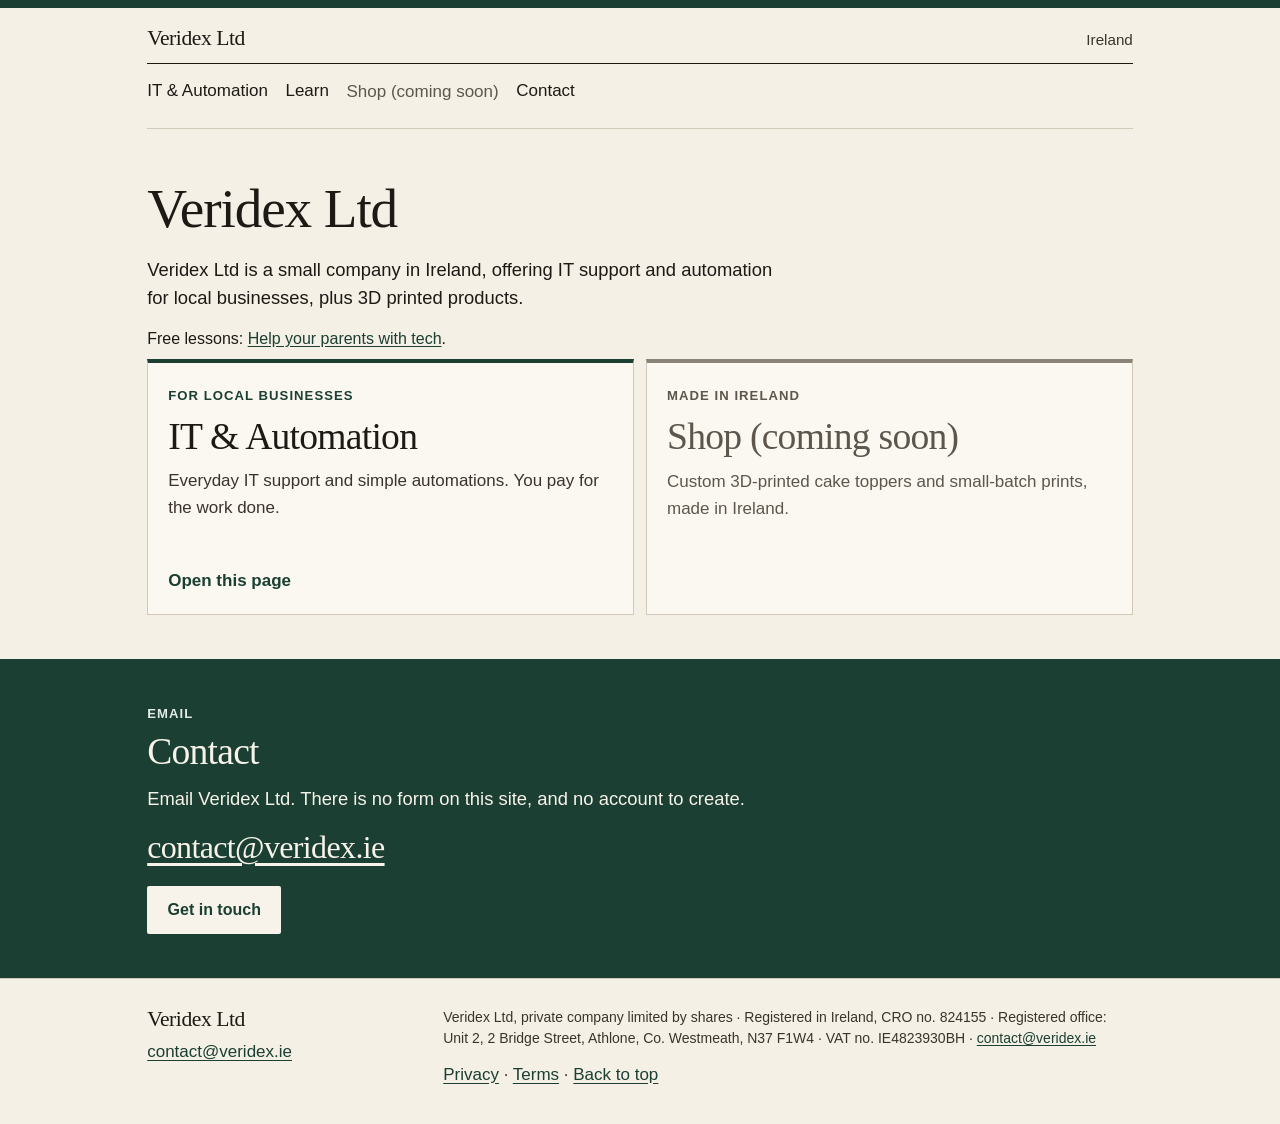
<file: index.html>
<!DOCTYPE html>
<html lang="en-IE">
<head>
  <meta charset="utf-8">
  <meta name="viewport" content="width=device-width, initial-scale=1">
  <meta name="color-scheme" content="light">
  <meta name="theme-color" content="#1b3f32">
  <title>Veridex Ltd | IT support and 3D printed products in Ireland</title>
  <meta name="description" content="Veridex Ltd is a small company in Ireland, offering IT support and automation for local businesses, plus 3D printed products.">
  <link rel="canonical" href="https://veridex.ie/">
  <meta property="og:url" content="https://veridex.ie/">
  <meta property="og:title" content="Veridex Ltd">
  <meta property="og:description" content="Veridex Ltd is a small company in Ireland, offering IT support and automation for local businesses, plus 3D printed products.">
  <meta property="og:type" content="website">
  <meta property="og:locale" content="en_IE">
  <meta property="og:image" content="https://veridex.ie/og-veridex.png">
  <meta property="og:image:alt" content="Veridex Ltd. A small company in Ireland offering IT support and automation, and 3D printed products.">
  <meta name="twitter:card" content="summary_large_image">
  <meta name="twitter:title" content="Veridex Ltd">
  <meta name="twitter:description" content="Veridex Ltd is a small company in Ireland, offering IT support and automation for local businesses, plus 3D printed products.">
  <meta name="twitter:image" content="https://veridex.ie/og-veridex.png">
  <meta name="twitter:image:alt" content="Veridex Ltd. A small company in Ireland offering IT support and automation, and 3D printed products.">
  <meta http-equiv="Content-Security-Policy" content="default-src 'self'; style-src 'self'; img-src 'self'; font-src 'self'; form-action 'none'; base-uri 'none'; object-src 'none'">
  <link rel="icon" href="/favicon.ico" sizes="any">
  <link rel="icon" href="/favicon.svg" type="image/svg+xml">
  <link rel="stylesheet" href="/styles.css">
</head>
<body id="top" class="has-sticky-contact">
  <a class="skip" href="#content">Skip to content</a>

  <header class="site-header">
    <div class="wrap">
      <div class="mast">
        <p class="brand" id="brand-name">Veridex Ltd</p>
        <p class="mast-place">Ireland</p>
      </div>
      <nav aria-label="Site">
        <ul class="nav" role="list">
          <li role="listitem"><a href="/it/">IT &amp; Automation</a></li>
          <li role="listitem"><a href="/learn/">Learn</a></li>
          <li role="listitem"><span class="nav-soon" role="link" aria-disabled="true">Shop (coming soon)</span></li>
          <li role="listitem"><a href="#contact">Contact</a></li>
        </ul>
      </nav>
    </div>
  </header>

  <main id="content">
    <section class="hero" aria-labelledby="home-heading">
      <div class="wrap">
        <h1 id="home-heading">Veridex Ltd</h1>
        <p class="lede">Veridex Ltd is a small company in Ireland, offering IT support and automation for local businesses, plus 3D printed products.</p>
        <p class="home-learn">Free lessons: <a href="/learn/">Help your parents with tech</a>.</p>
        <div class="doors">
          <a class="door" href="/it/">
            <p class="kicker">For local businesses</p>
            <h2>IT &amp; Automation</h2>
            <p>Everyday IT support and simple automations. You pay for the work done.</p>
            <span class="door-go">Open this page</span>
          </a>
          <div class="door door--shop door--soon">
            <p class="kicker">Made in Ireland</p>
            <h2><span class="nav-soon" role="link" aria-disabled="true">Shop (coming soon)</span></h2>
            <p>Custom 3D-printed cake toppers and small-batch prints, made in Ireland.</p>
          </div>
        </div>
      </div>
    </section>

    <section id="contact" class="contact" aria-labelledby="contact-heading">
      <div class="wrap">
        <p class="kicker kicker-light">Email</p>
        <h2 id="contact-heading">Contact</h2>
        <p class="lede lede-light">Email Veridex Ltd. There is no form on this site, and no account to create.</p>
        <address>
          <a class="contact-email" href="mailto:contact@veridex.ie">contact@veridex.ie</a>
        </address>
        <p class="contact-action"><a class="button button-inverse" href="mailto:contact@veridex.ie">Get in touch</a></p>
      </div>
    </section>
  </main>

  <footer class="site-footer">
    <div class="wrap footer-grid">
      <div>
        <p class="footer-brand">Veridex Ltd</p>
        <p><a href="mailto:contact@veridex.ie">contact@veridex.ie</a></p>
      </div>
      <div>
        <p class="footer-company">Veridex Ltd, private company limited by shares · Registered in Ireland, CRO no. 824155 · Registered office: Unit 2, 2 Bridge Street, Athlone, Co. Westmeath, N37 F1W4 · VAT no. IE4823930BH · <a href="mailto:contact@veridex.ie">contact@veridex.ie</a></p>
        <p class="footer-meta"><a href="/privacy/">Privacy</a> · <a href="/terms/">Terms</a> · <a href="#top">Back to top</a></p>
      </div>
    </div>
  </footer>
  <a class="button sticky-contact" href="mailto:contact@veridex.ie">Get in touch</a>
</body>
</html>
</file>
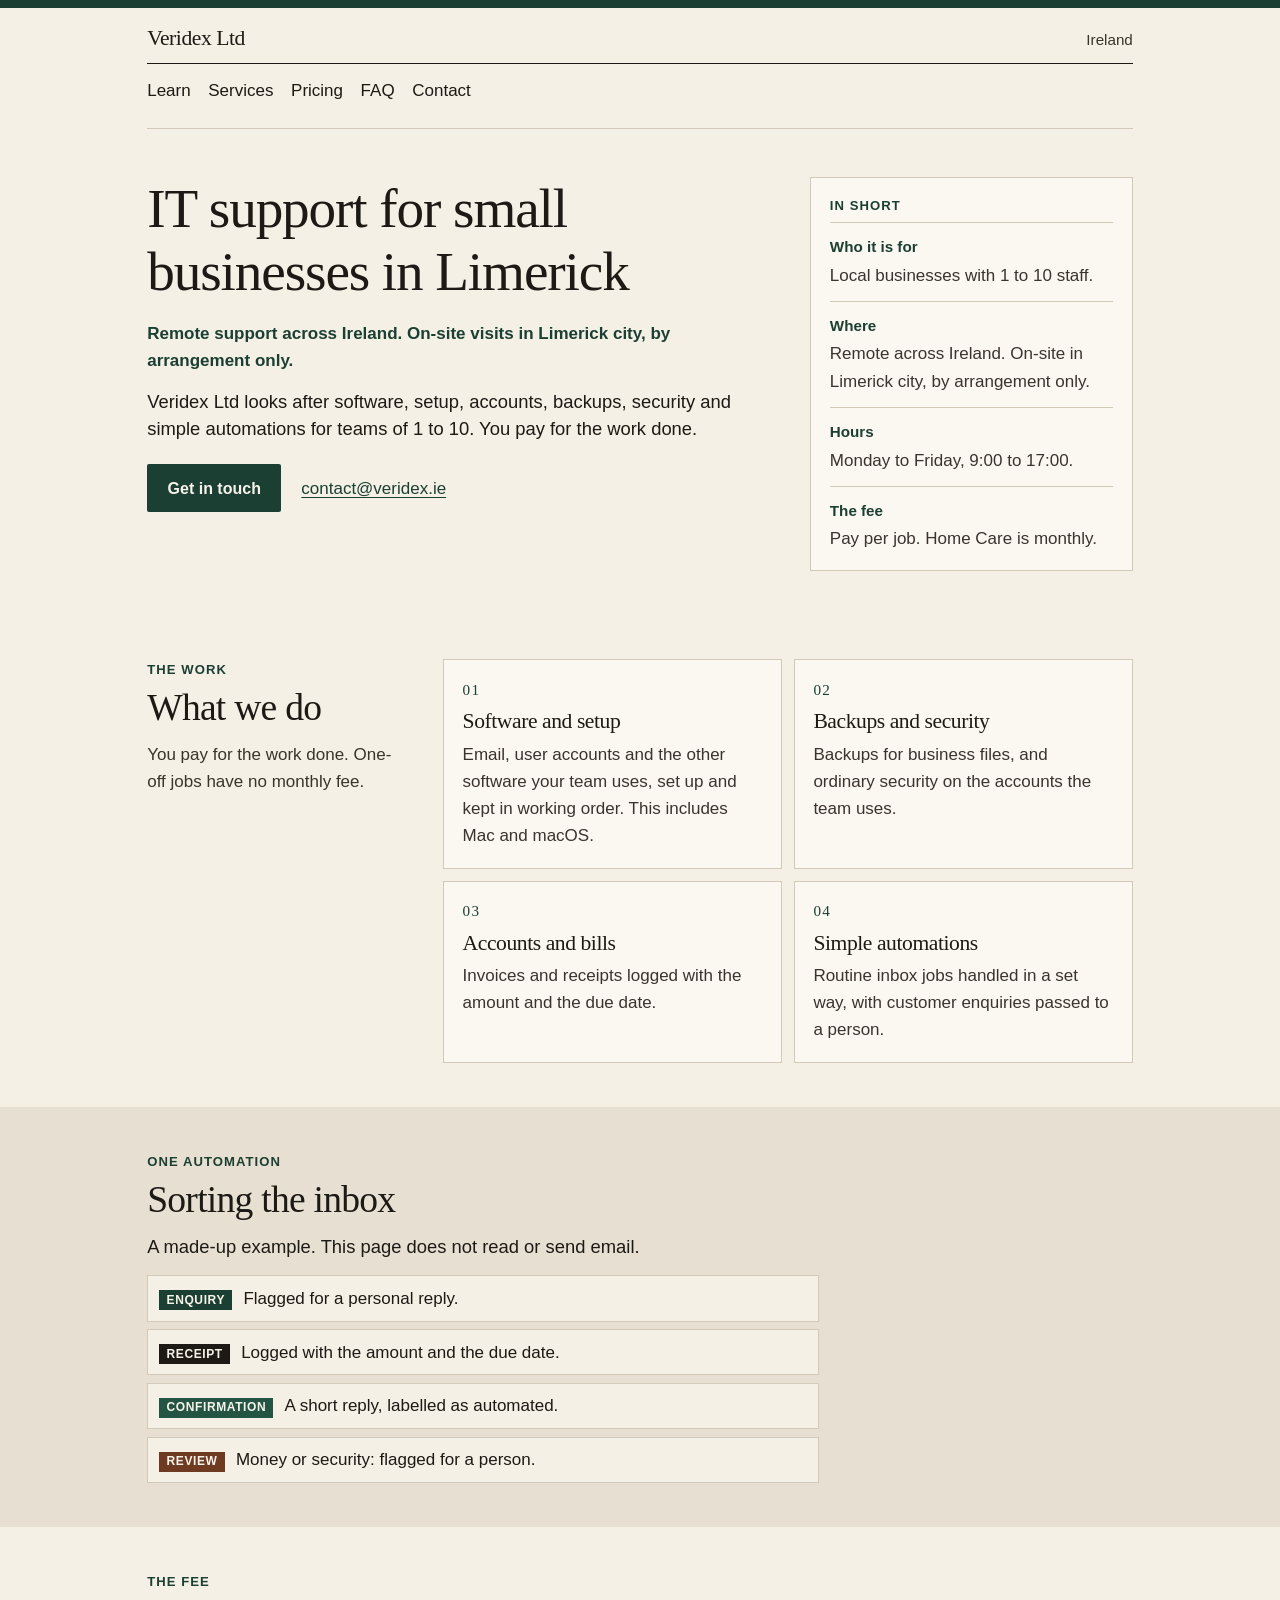
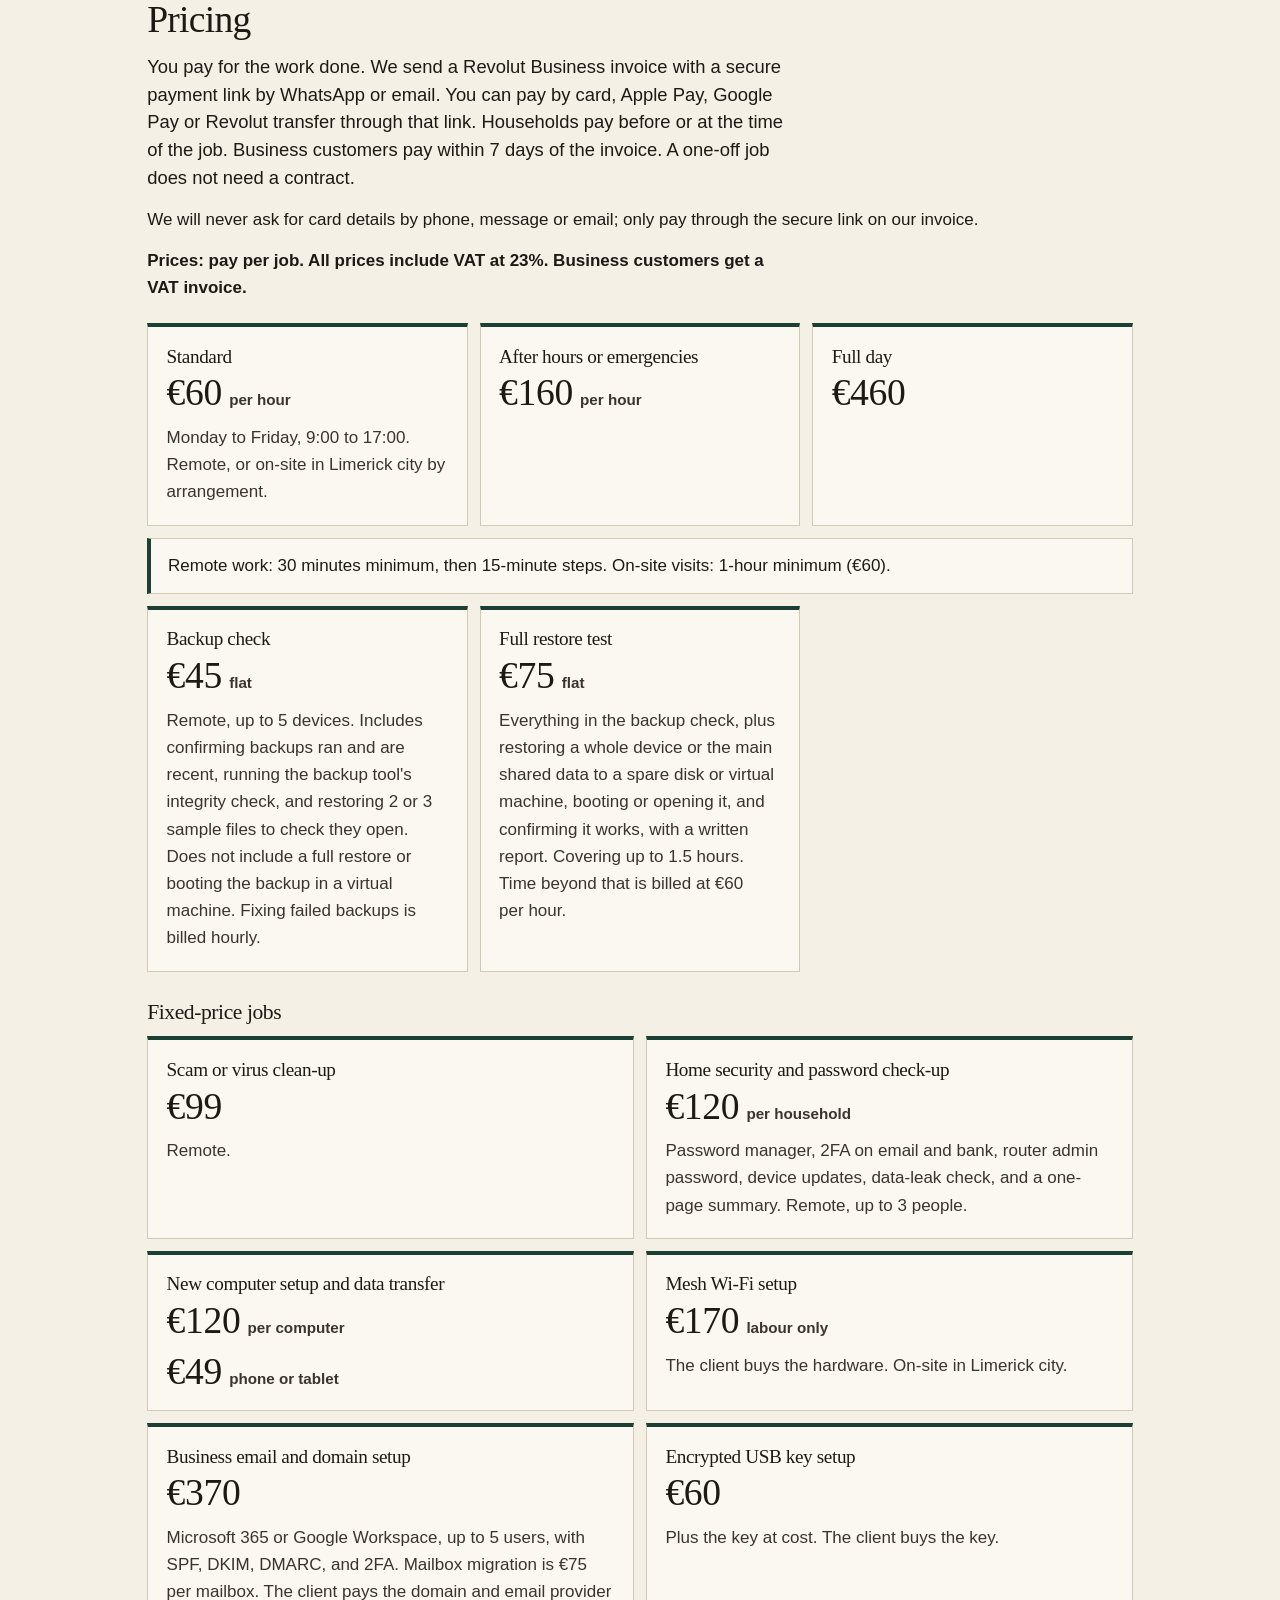
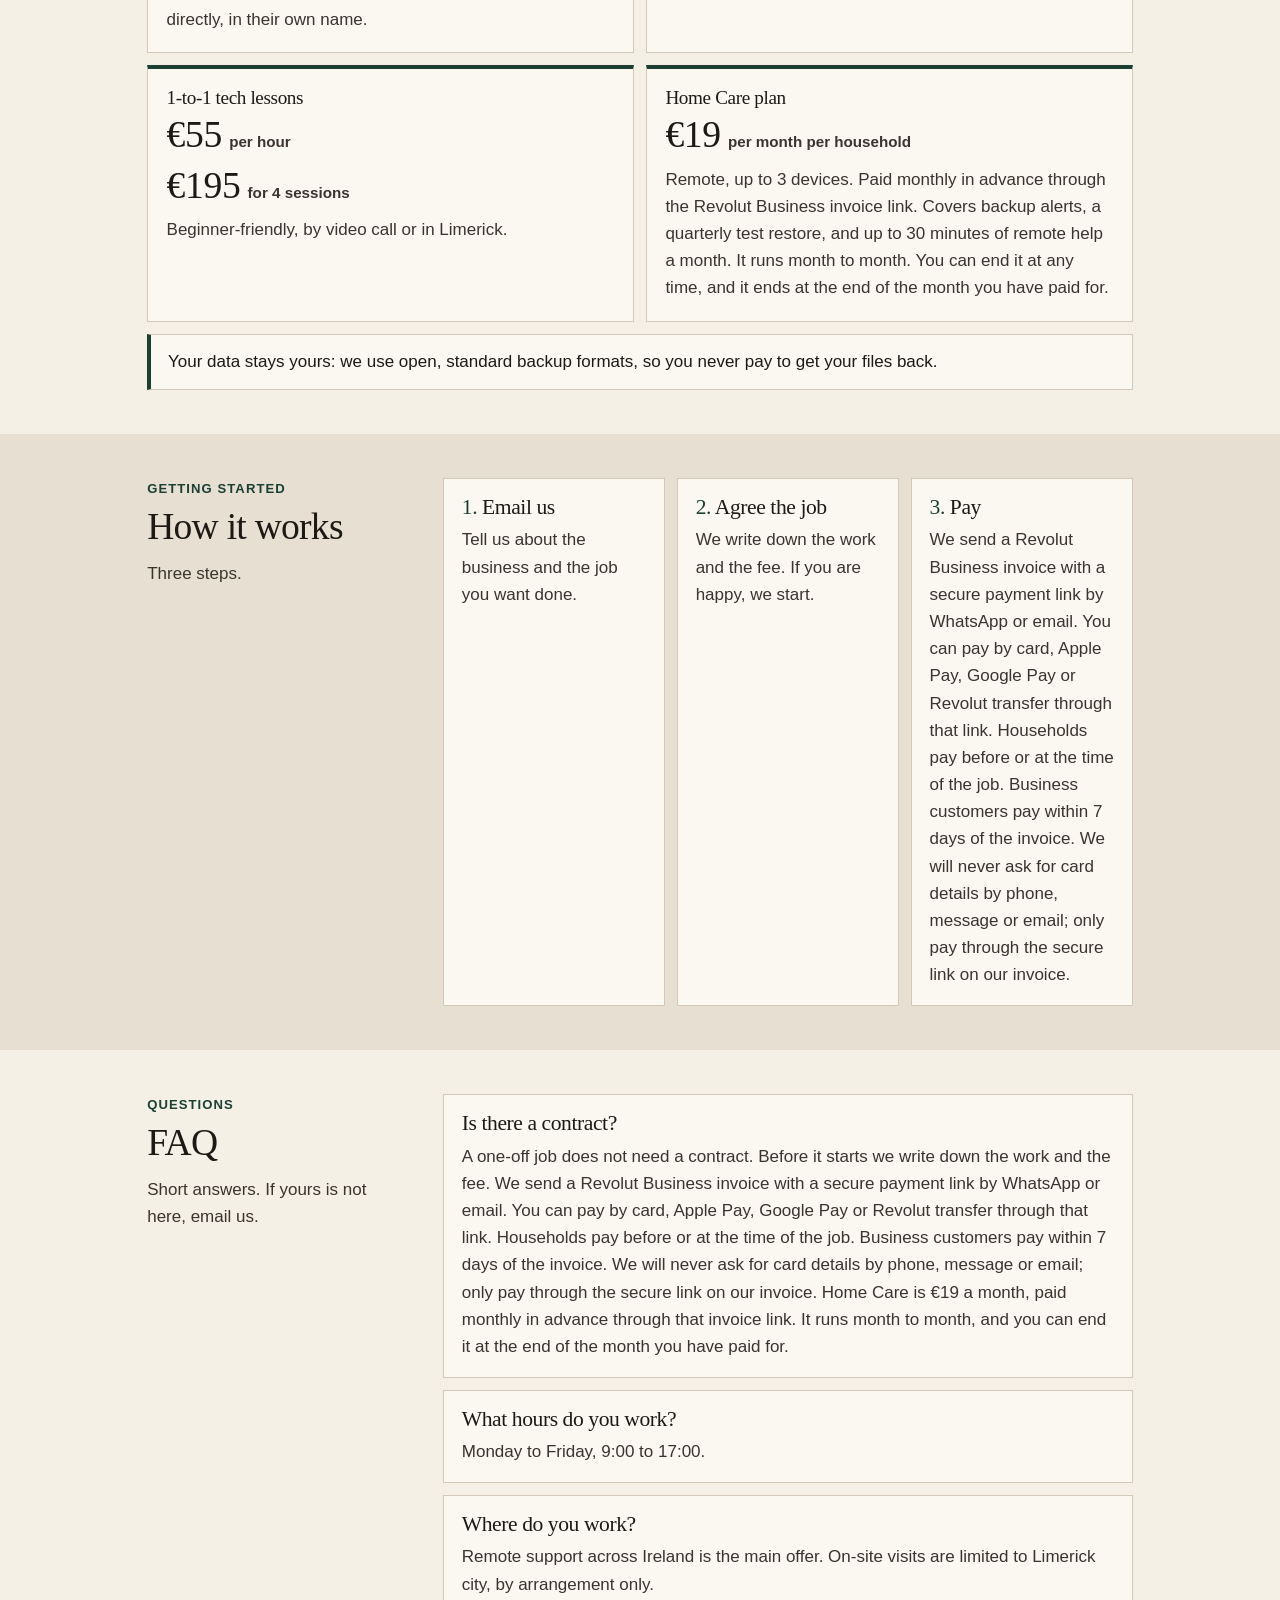
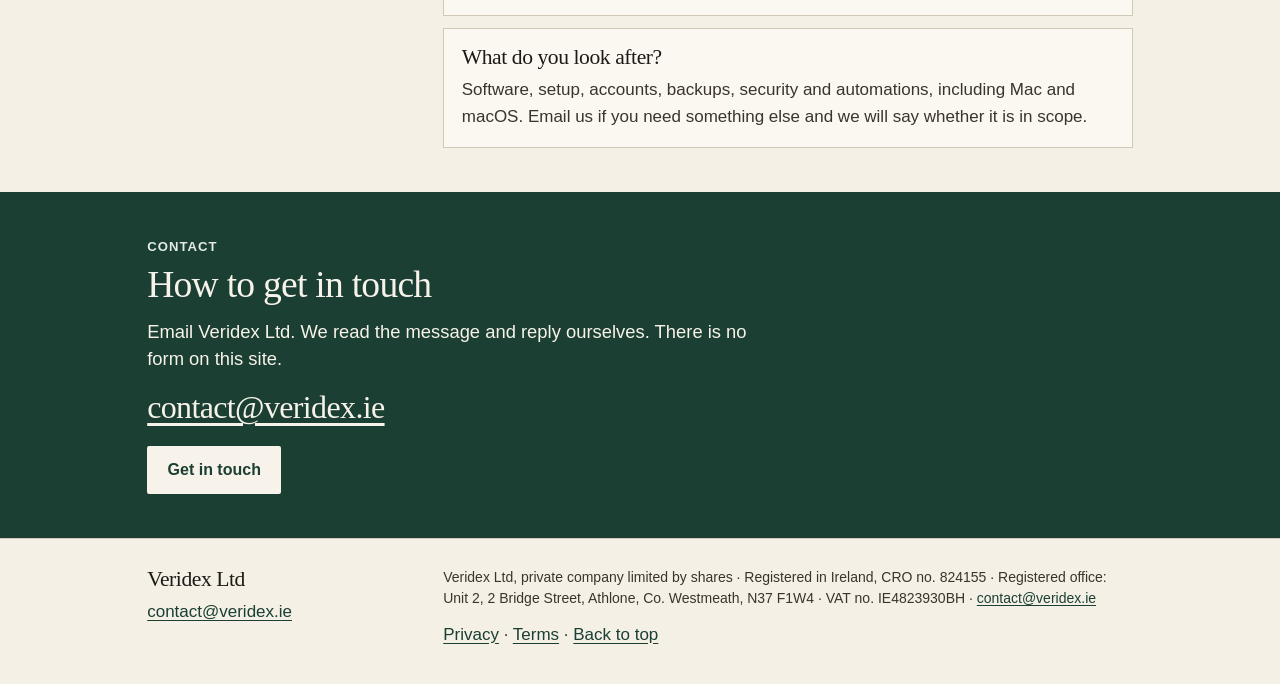
<file: it/index.html>
<!DOCTYPE html>
<html lang="en-IE">
<head>
  <meta charset="utf-8">
  <meta name="viewport" content="width=device-width, initial-scale=1">
  <meta name="color-scheme" content="light">
  <meta name="theme-color" content="#1b3f32">
  <title>IT support for small businesses in Limerick | Veridex Ltd</title>
  <meta name="description" content="IT support for small businesses in Limerick. Software, setup, accounts, backups, security and automations. Remote support across Ireland. On-site visits in Limerick city, by arrangement only. Pay per job.">
  <link rel="canonical" href="https://veridex.ie/it/">
  <meta property="og:url" content="https://veridex.ie/it/">
  <meta property="og:title" content="IT support for small businesses in Limerick | Veridex Ltd">
  <meta property="og:description" content="IT support for small businesses in Limerick. Software, setup, accounts, backups, security and automations. Remote support across Ireland. On-site visits in Limerick city, by arrangement only. Pay per job.">
  <meta property="og:type" content="website">
  <meta property="og:locale" content="en_IE">
  <meta property="og:image" content="https://veridex.ie/og.png">
  <meta property="og:image:alt" content="Veridex Ltd. IT support for small businesses in Limerick.">
  <meta name="twitter:card" content="summary_large_image">
  <meta name="twitter:title" content="IT support for small businesses in Limerick | Veridex Ltd">
  <meta name="twitter:description" content="IT support for small businesses in Limerick. Software, setup, accounts, backups, security and automations. Remote support across Ireland. On-site visits in Limerick city, by arrangement only. Pay per job.">
  <meta name="twitter:image" content="https://veridex.ie/og.png">
  <meta name="twitter:image:alt" content="Veridex Ltd. IT support for small businesses in Limerick.">
  <meta http-equiv="Content-Security-Policy" content="default-src 'self'; style-src 'self'; img-src 'self'; font-src 'self'; form-action 'none'; base-uri 'none'; object-src 'none'">
  <link rel="icon" href="/favicon.ico" sizes="any">
  <link rel="icon" href="/favicon.svg" type="image/svg+xml">
  <link rel="stylesheet" href="/styles.css">
</head>
<body id="top" class="has-sticky-contact">
  <!--
    Easy edits (see README):
    Header and trader: Veridex Ltd (do not shorten this to Veridex)
    Email: search for "contact@veridex.ie"
    Pricing: pay per job. All prices include VAT at 23%. Business customers get a VAT invoice. Do not add other figures.
    Remote support across Ireland. On-site visits in Limerick city, by arrangement only.
    Do not offer mileage or travel further afield.
    Standard €60 per hour, Monday to Friday, 9:00 to 17:00.
    After hours or emergencies €160 per hour. Full day €460.
    Remote minimum: 30 minutes, then 15-minute steps. On-site minimum: 1 hour (€60).
    Backup check (remote, up to 5 devices) €45 flat.
    Full restore test €75 flat, covering up to 1.5 hours. Extra time €60 per hour.
    Fixed-price jobs: scam or virus clean-up €99; home security check-up €120 per household;
    new computer setup €120, phone or tablet €49; mesh Wi-Fi labour only €170;
    business email and domain €370, mailbox €75 each;
    encrypted USB key setup €60 plus the key at cost;
    lessons €55 per hour or 4 sessions €195; Home Care €19 per month per household.
    Your data stays yours: open, standard backup formats, so you never pay to get your files back.
  -->
  <a class="skip" href="#content">Skip to content</a>

  <header class="site-header">
    <div class="wrap">
      <div class="mast">
        <p class="brand" id="brand-name"><a href="/">Veridex Ltd</a></p>
        <p class="mast-place">Ireland</p>
      </div>
      <nav aria-label="On this page">
        <ul class="nav" role="list">
          <li role="listitem"><a href="/learn/">Learn</a></li>
          <li role="listitem"><a href="#services">Services</a></li>
          <li role="listitem"><a href="#pricing">Pricing</a></li>
          <li role="listitem"><a href="#faq">FAQ</a></li>
          <li role="listitem"><a href="#contact">Contact</a></li>
        </ul>
      </nav>
    </div>
  </header>

  <main id="content">
    <section class="hero">
      <div class="wrap hero-grid">
        <div class="hero-copy">
          <h1>IT support for small businesses in Limerick</h1>
          <p class="service-area">Remote support across Ireland. On-site visits in Limerick city, by arrangement only.</p>
          <p class="lede">Veridex Ltd looks after software, setup, accounts, backups, security and simple automations for teams of 1 to 10. You pay for the work done.</p>
          <div class="hero-actions">
            <a class="button" href="mailto:contact@veridex.ie">Get in touch</a>
            <p class="hero-email"><a href="mailto:contact@veridex.ie">contact@veridex.ie</a></p>
          </div>
        </div>
        <div class="hero-side">
          <aside class="in-short" aria-labelledby="in-short-label">
            <p class="kicker" id="in-short-label">In short</p>
            <dl>
              <div>
                <dt>Who it is for</dt>
                <dd>Local businesses with 1 to 10 staff.</dd>
              </div>
              <div class="in-short-where">
                <dt>Where</dt>
                <dd>Remote across Ireland. On-site in Limerick city, by arrangement only.</dd>
              </div>
              <div>
                <dt>Hours</dt>
                <dd>Monday to Friday, 9:00 to 17:00.</dd>
              </div>
              <div>
                <dt>The fee</dt>
                <dd>Pay per job. Home Care is monthly.</dd>
              </div>
            </dl>
          </aside>
        </div>
      </div>
    </section>

    <section id="services" class="section" aria-labelledby="services-heading">
      <div class="wrap split">
        <div class="split-intro">
          <p class="kicker">The work</p>
          <h2 id="services-heading">What we do</h2>
          <p>You pay for the work done. One-off jobs have no monthly fee.</p>
        </div>
        <div class="cards">
          <article class="card">
            <p class="card-index" aria-hidden="true">01</p>
            <h3>Software and setup</h3>
            <p>Email, user accounts and the other software your team uses, set up and kept in working order. This includes Mac and macOS.</p>
          </article>
          <article class="card">
            <p class="card-index" aria-hidden="true">02</p>
            <h3>Backups and security</h3>
            <p>Backups for business files, and ordinary security on the accounts the team uses.</p>
          </article>
          <article class="card">
            <p class="card-index" aria-hidden="true">03</p>
            <h3>Accounts and bills</h3>
            <p>Invoices and receipts logged with the amount and the due date.</p>
          </article>
          <article class="card">
            <p class="card-index" aria-hidden="true">04</p>
            <h3>Simple automations</h3>
            <p>Routine inbox jobs handled in a set way, with customer enquiries passed to a person.</p>
          </article>
        </div>
      </div>
    </section>

    <section id="example" class="section band" aria-labelledby="example-heading">
      <div class="wrap">
        <p class="kicker">One automation</p>
        <h2 id="example-heading">Sorting the inbox</h2>
        <p class="lede">A made-up example. This page does not read or send email.</p>
        <ul class="inbox" role="list">
          <li role="listitem">
            <span class="tag tag-reply">Enquiry</span>
            <span>Flagged for a personal reply.</span>
          </li>
          <li role="listitem">
            <span class="tag tag-logged">Receipt</span>
            <span>Logged with the amount and the due date.</span>
          </li>
          <li role="listitem">
            <span class="tag tag-auto">Confirmation</span>
            <span>A short reply, labelled as automated.</span>
          </li>
          <li role="listitem">
            <span class="tag tag-human">Review</span>
            <span>Money or security: flagged for a person.</span>
          </li>
        </ul>
      </div>
    </section>

    <section id="pricing" class="section" aria-labelledby="pricing-heading">
      <div class="wrap">
        <p class="kicker">The fee</p>
        <h2 id="pricing-heading">Pricing</h2>
        <p class="lede">You pay for the work done. We send a Revolut Business invoice with a secure payment link by WhatsApp or email. You can pay by card, Apple Pay, Google Pay or Revolut transfer through that link. Households pay before or at the time of the job. Business customers pay within 7 days of the invoice. A one-off job does not need a contract.</p>
        <p>We will never ask for card details by phone, message or email; only pay through the secure link on our invoice.</p>
        <p class="vat-line">Prices: pay per job. All prices include VAT at 23%. Business customers get a VAT invoice.</p>

        <div class="rates">
          <article class="rate">
            <h3>Standard</h3>
            <p class="rate-price" id="price-standard"><span class="rate-figure">€60</span> <span class="rate-unit">per hour</span></p>
            <p class="rate-detail">Monday to Friday, 9:00 to 17:00. Remote, or on-site in Limerick city by arrangement.</p>
          </article>
          <article class="rate">
            <h3>After hours or emergencies</h3>
            <p class="rate-price" id="price-after-hours"><span class="rate-figure">€160</span> <span class="rate-unit">per hour</span></p>
          </article>
          <article class="rate">
            <h3>Full day</h3>
            <p class="rate-price" id="price-day"><span class="rate-figure">€460</span></p>
          </article>
        </div>

        <p class="rate-rule" id="price-minimum">Remote work: 30 minutes minimum, then 15-minute steps. On-site visits: 1-hour minimum (€60).</p>

        <div class="rates rates-jobs">
          <article class="rate">
            <h3>Backup check</h3>
            <p class="rate-price" id="price-backup"><span class="rate-figure">€45</span> <span class="rate-unit">flat</span></p>
            <p class="rate-detail">Remote, up to 5 devices. Includes confirming backups ran and are recent, running the backup tool's integrity check, and restoring 2 or 3 sample files to check they open. Does not include a full restore or booting the backup in a virtual machine. Fixing failed backups is billed hourly.</p>
          </article>
          <article class="rate">
            <h3>Full restore test</h3>
            <p class="rate-price" id="price-restore"><span class="rate-figure">€75</span> <span class="rate-unit">flat</span></p>
            <p class="rate-detail">Everything in the backup check, plus restoring a whole device or the main shared data to a spare disk or virtual machine, booting or opening it, and confirming it works, with a written report. Covering up to 1.5 hours. Time beyond that is billed at €60 per hour.</p>
          </article>
        </div>

        <h3 class="rates-heading" id="fixed-jobs">Fixed-price jobs</h3>
        <div class="rates rates-fixed">
          <article class="rate">
            <h3>Scam or virus clean-up</h3>
            <p class="rate-price" id="price-cleanup"><span class="rate-figure">€99</span></p>
            <p class="rate-detail">Remote.</p>
          </article>
          <article class="rate">
            <h3>Home security and password check-up</h3>
            <p class="rate-price" id="price-security"><span class="rate-figure">€120</span> <span class="rate-unit">per household</span></p>
            <p class="rate-detail">Password manager, 2FA on email and bank, router admin password, device updates, data-leak check, and a one-page summary. Remote, up to 3 people.</p>
          </article>
          <article class="rate">
            <h3>New computer setup and data transfer</h3>
            <p class="rate-price" id="price-computer"><span class="rate-figure">€120</span> <span class="rate-unit">per computer</span></p>
            <p class="rate-price" id="price-tablet"><span class="rate-figure">€49</span> <span class="rate-unit">phone or tablet</span></p>
          </article>
          <article class="rate">
            <h3>Mesh Wi-Fi setup</h3>
            <p class="rate-price" id="price-mesh"><span class="rate-figure">€170</span> <span class="rate-unit">labour only</span></p>
            <p class="rate-detail">The client buys the hardware. On-site in Limerick city.</p>
          </article>
          <article class="rate">
            <h3>Business email and domain setup</h3>
            <p class="rate-price" id="price-email"><span class="rate-figure">€370</span></p>
            <p class="rate-detail">Microsoft 365 or Google Workspace, up to 5 users, with SPF, DKIM, DMARC, and 2FA. Mailbox migration is €75 per mailbox. The client pays the domain and email provider directly, in their own name.</p>
          </article>
          <article class="rate">
            <h3>Encrypted USB key setup</h3>
            <p class="rate-price" id="price-key"><span class="rate-figure">€60</span></p>
            <p class="rate-detail">Plus the key at cost. The client buys the key.</p>
          </article>
          <article class="rate">
            <h3>1-to-1 tech lessons</h3>
            <p class="rate-price" id="price-lesson"><span class="rate-figure">€55</span> <span class="rate-unit">per hour</span></p>
            <p class="rate-price" id="price-lesson-pack"><span class="rate-figure">€195</span> <span class="rate-unit">for 4 sessions</span></p>
            <p class="rate-detail">Beginner-friendly, by video call or in Limerick.</p>
          </article>
          <article class="rate">
            <h3>Home Care plan</h3>
            <p class="rate-price" id="price-care"><span class="rate-figure">€19</span> <span class="rate-unit">per month per household</span></p>
            <p class="rate-detail">Remote, up to 3 devices. Paid monthly in advance through the Revolut Business invoice link. Covers backup alerts, a quarterly test restore, and up to 30 minutes of remote help a month. It runs month to month. You can end it at any time, and it ends at the end of the month you have paid for.</p>
          </article>
        </div>

        <p class="rate-rule" id="data-stays">Your data stays yours: we use open, standard backup formats, so you never pay to get your files back.</p>
      </div>
    </section>

    <section id="how-it-works" class="section band" aria-labelledby="how-heading">
      <div class="wrap split">
        <div class="split-intro">
          <p class="kicker">Getting started</p>
          <h2 id="how-heading">How it works</h2>
          <p>Three steps.</p>
        </div>
        <ol class="steps" role="list">
          <li role="listitem">
            <h3>Email us</h3>
            <p>Tell us about the business and the job you want done.</p>
          </li>
          <li role="listitem">
            <h3>Agree the job</h3>
            <p>We write down the work and the fee. If you are happy, we start.</p>
          </li>
          <li role="listitem">
            <h3>Pay</h3>
            <p>We send a Revolut Business invoice with a secure payment link by WhatsApp or email. You can pay by card, Apple Pay, Google Pay or Revolut transfer through that link. Households pay before or at the time of the job. Business customers pay within 7 days of the invoice. We will never ask for card details by phone, message or email; only pay through the secure link on our invoice.</p>
          </li>
        </ol>
      </div>
    </section>

    <section id="faq" class="section" aria-labelledby="faq-heading">
      <div class="wrap split">
        <div class="split-intro">
          <p class="kicker">Questions</p>
          <h2 id="faq-heading">FAQ</h2>
          <p>Short answers. If yours is not here, email us.</p>
        </div>
        <div class="faq-list">
          <article class="faq">
            <h3>Is there a contract?</h3>
            <p>A one-off job does not need a contract. Before it starts we write down the work and the fee. We send a Revolut Business invoice with a secure payment link by WhatsApp or email. You can pay by card, Apple Pay, Google Pay or Revolut transfer through that link. Households pay before or at the time of the job. Business customers pay within 7 days of the invoice. We will never ask for card details by phone, message or email; only pay through the secure link on our invoice. Home Care is €19 a month, paid monthly in advance through that invoice link. It runs month to month, and you can end it at the end of the month you have paid for.</p>
          </article>
          <article class="faq">
            <h3>What hours do you work?</h3>
            <p>Monday to Friday, 9:00 to 17:00.</p>
          </article>
          <article class="faq">
            <h3>Where do you work?</h3>
            <p>Remote support across Ireland is the main offer. On-site visits are limited to Limerick city, by arrangement only.</p>
          </article>
          <article class="faq">
            <h3>What do you look after?</h3>
            <p>Software, setup, accounts, backups, security and automations, including Mac and macOS. Email us if you need something else and we will say whether it is in scope.</p>
          </article>
        </div>
      </div>
    </section>

    <section id="contact" class="contact" aria-labelledby="contact-heading">
      <div class="wrap">
        <p class="kicker kicker-light">Contact</p>
        <h2 id="contact-heading">How to get in touch</h2>
        <p class="lede lede-light">Email Veridex Ltd. We read the message and reply ourselves. There is no form on this site.</p>
        <address>
          <a class="contact-email" href="mailto:contact@veridex.ie">contact@veridex.ie</a>
        </address>
        <p class="contact-action"><a class="button button-inverse" href="mailto:contact@veridex.ie">Get in touch</a></p>
      </div>
    </section>
  </main>

  <footer class="site-footer">
    <div class="wrap footer-grid">
      <div>
        <p class="footer-brand">Veridex Ltd</p>
        <p><a href="mailto:contact@veridex.ie">contact@veridex.ie</a></p>
      </div>
      <div>
        <p class="footer-company">Veridex Ltd, private company limited by shares · Registered in Ireland, CRO no. 824155 · Registered office: Unit 2, 2 Bridge Street, Athlone, Co. Westmeath, N37 F1W4 · VAT no. IE4823930BH · <a href="mailto:contact@veridex.ie">contact@veridex.ie</a></p>
        <p class="footer-meta"><a href="/privacy/">Privacy</a> · <a href="/terms/">Terms</a> · <a href="#top">Back to top</a></p>
      </div>
    </div>
  </footer>
  <a class="button sticky-contact" href="mailto:contact@veridex.ie">Get in touch</a>
</body>
</html>
</file>
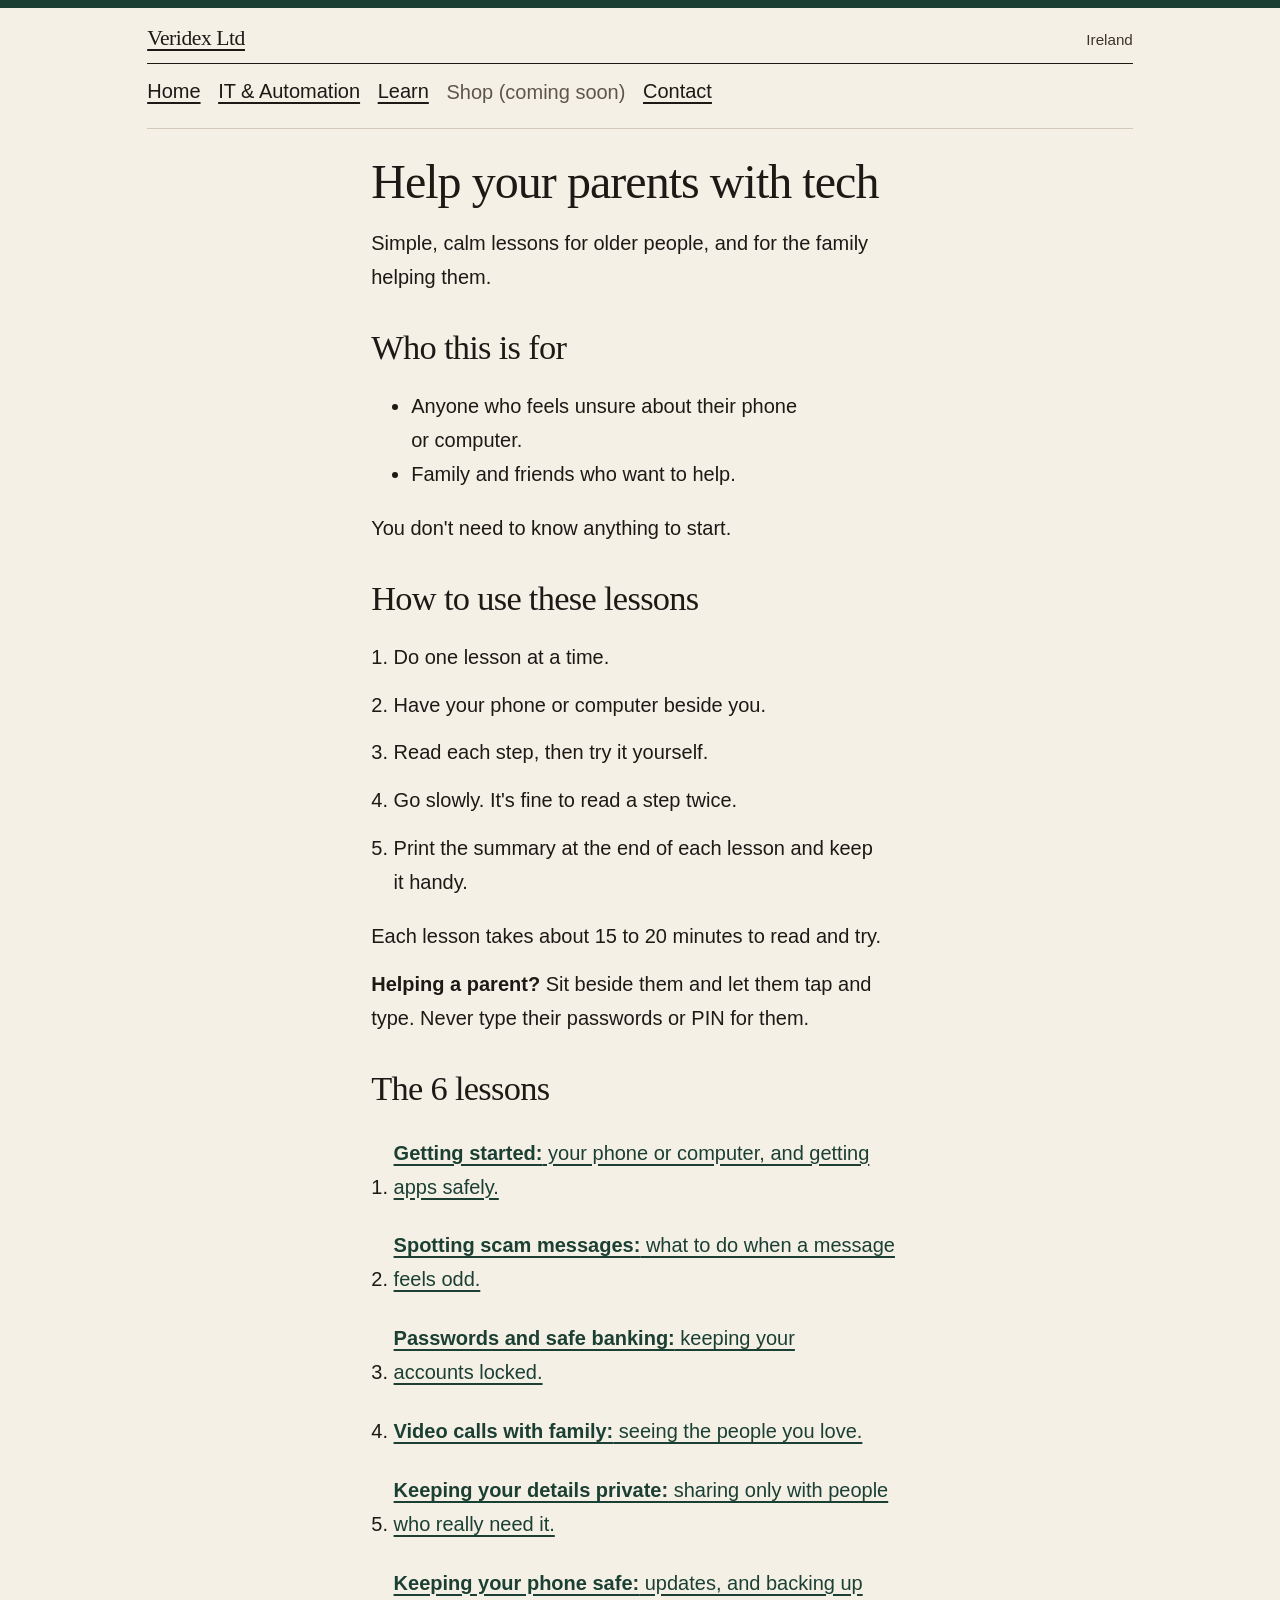
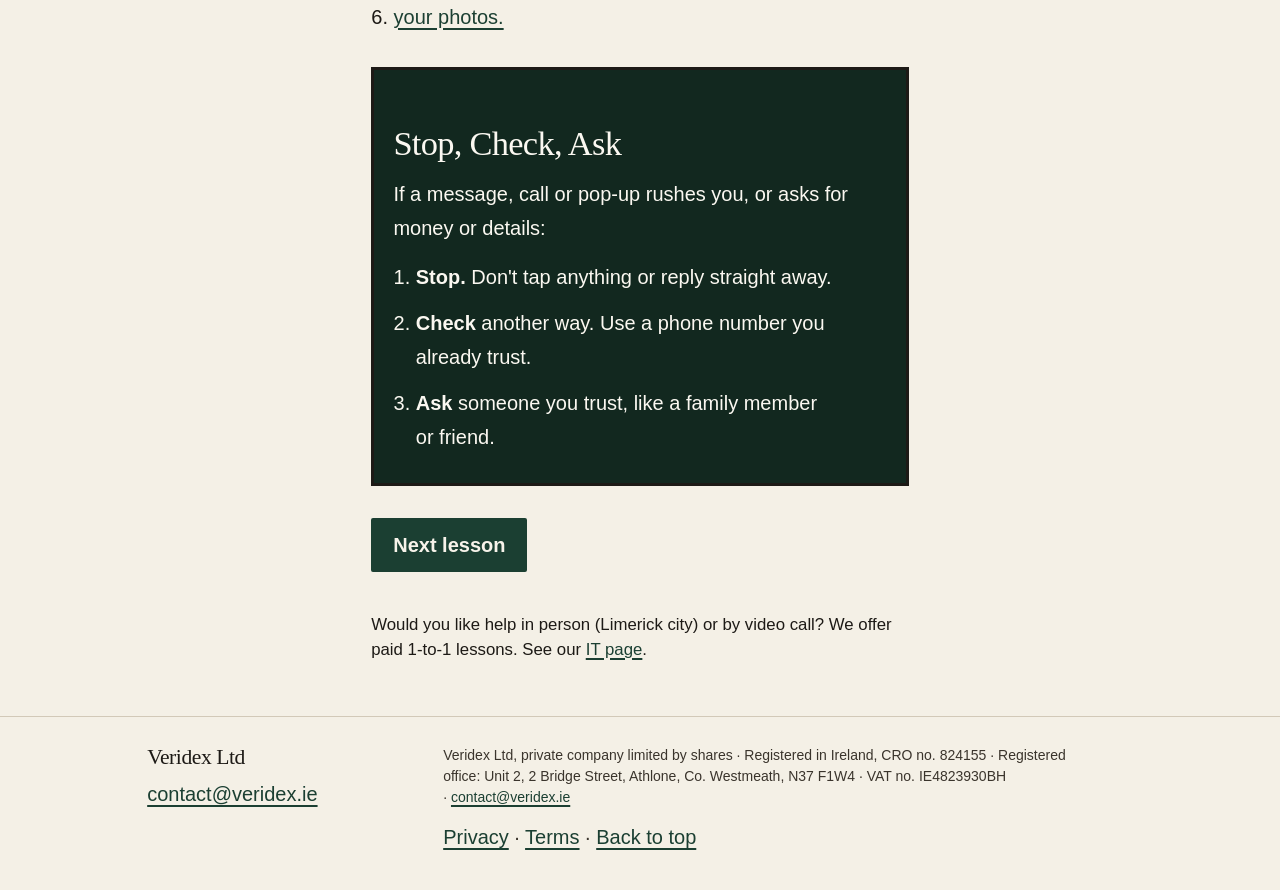
<file: learn/index.html>
<!DOCTYPE html>
<html lang="en-IE">
<head>
  <meta charset="utf-8">
  <meta name="viewport" content="width=device-width, initial-scale=1">
  <meta name="color-scheme" content="light">
  <meta name="theme-color" content="#1b3f32">
  <title>Help your parents with tech | Veridex Ltd</title>
  <meta name="description" content="Simple, calm lessons for older people, and for the family helping them.">
  <link rel="canonical" href="https://veridex.ie/learn/">
  <meta property="og:url" content="https://veridex.ie/learn/">
  <meta property="og:title" content="Help your parents with tech | Veridex Ltd">
  <meta property="og:description" content="Simple, calm lessons for older people, and for the family helping them.">
  <meta property="og:type" content="website">
  <meta property="og:locale" content="en_IE">
  <meta property="og:image" content="https://veridex.ie/og-veridex.png">
  <meta property="og:image:alt" content="Veridex Ltd. A small Irish business offering IT support and automation, and 3D printed products.">
  <meta name="twitter:card" content="summary_large_image">
  <meta name="twitter:title" content="Help your parents with tech | Veridex Ltd">
  <meta name="twitter:description" content="Simple, calm lessons for older people, and for the family helping them.">
  <meta name="twitter:image" content="https://veridex.ie/og-veridex.png">
  <meta name="twitter:image:alt" content="Veridex Ltd. A small Irish business offering IT support and automation, and 3D printed products.">
  <meta http-equiv="Content-Security-Policy" content="default-src 'self'; style-src 'self'; img-src 'self'; font-src 'self'; form-action 'none'; base-uri 'none'; object-src 'none'">
  <link rel="icon" href="/favicon.ico" sizes="any">
  <link rel="icon" href="/favicon.svg" type="image/svg+xml">
  <link rel="stylesheet" href="/styles.css">
</head>
<body id="top" class="learn has-sticky-contact">
  <a class="skip" href="#content">Skip to content</a>

  <header class="site-header">
    <div class="wrap">
      <div class="mast">
        <p class="brand"><a href="/">Veridex Ltd</a></p>
        <p class="mast-place">Ireland</p>
      </div>
      <nav aria-label="Site">
        <ul class="nav" role="list">
          <li role="listitem"><a href="/">Home</a></li>
          <li role="listitem"><a href="/it/">IT &amp; Automation</a></li>
          <li role="listitem"><a href="/learn/" aria-current="page">Learn</a></li>
          <li role="listitem"><span class="nav-soon" role="link" aria-disabled="true">Shop (coming soon)</span></li>
          <li role="listitem"><a href="/#contact">Contact</a></li>
        </ul>
      </nav>
    </div>
  </header>

  <main id="content">
    <article class="learn-article">
      <div class="learn-screen">
        <h1>Help your parents with tech</h1>
        <p>Simple, calm lessons for older people, and for the family helping them.</p>

        <h2>Who this is for</h2>
        <ul>
          <li>Anyone who feels unsure about their phone or computer.</li>
          <li>Family and friends who want to help.</li>
        </ul>
        <p>You don't need to know anything to start.</p>

        <h2>How to use these lessons</h2>
        <ol class="use-list">
          <li>Do one lesson at a time.</li>
          <li>Have your phone or computer beside you.</li>
          <li>Read each step, then try it yourself.</li>
          <li>Go slowly. It's fine to read a step twice.</li>
          <li>Print the summary at the end of each lesson and keep it handy.</li>
        </ol>
        <p>Each lesson takes about 15 to 20 minutes to read and try.</p>
        <p><strong>Helping a parent?</strong> Sit beside them and let them tap and type. Never type their passwords or PIN for them.</p>

        <h2>The 6 lessons</h2>
        <ol class="lesson-index">
          <li><a href="/learn/getting-started/"><strong>Getting started:</strong> your phone or computer, and getting apps safely.</a></li>
          <li><a href="/learn/scam-messages/"><strong>Spotting scam messages:</strong> what to do when a message feels odd.</a></li>
          <li><a href="/learn/passwords-and-banking/"><strong>Passwords and safe banking:</strong> keeping your accounts locked.</a></li>
          <li><a href="/learn/video-calls/"><strong>Video calls with family:</strong> seeing the people you love.</a></li>
          <li><a href="/learn/keeping-details-private/"><strong>Keeping your details private:</strong> sharing only with people who really need it.</a></li>
          <li><a href="/learn/phone-updates-and-backups/"><strong>Keeping your phone safe:</strong> updates, and backing up your photos.</a></li>
        </ol>

        <section class="stop-box" aria-labelledby="stop-heading">
          <h2 id="stop-heading">Stop, Check, Ask</h2>
          <p>If a message, call or pop-up rushes you, or asks for money or details:</p>
          <ol>
            <li><strong>Stop.</strong> Don't tap anything or reply straight away.</li>
            <li><strong>Check</strong> another way. Use a phone number you already trust.</li>
            <li><strong>Ask</strong> someone you trust, like a family member or friend.</li>
          </ol>
        </section>

        <p class="lesson-nav">
          <a class="button" href="/learn/getting-started/">Next lesson</a>
        </p>
      </div>

      <p class="lessons-note">Would you like help in person (Limerick city) or by video call? We offer paid 1-to-1 lessons. See our <a href="/it/">IT page</a>.</p>
    </article>
  </main>

  <footer class="site-footer">
    <div class="wrap footer-grid">
      <div>
        <p class="footer-brand">Veridex Ltd</p>
        <p><a href="mailto:contact@veridex.ie">contact@veridex.ie</a></p>
      </div>
      <div>
        <p class="footer-company">Veridex Ltd, private company limited by shares · Registered in Ireland, CRO no. 824155 · Registered office: Unit 2, 2 Bridge Street, Athlone, Co. Westmeath, N37 F1W4 · VAT no. IE4823930BH · <a href="mailto:contact@veridex.ie">contact@veridex.ie</a></p>
        <p class="footer-meta"><a href="/privacy/">Privacy</a> · <a href="/terms/">Terms</a> · <a href="#top">Back to top</a></p>
      </div>
    </div>
  </footer>
  <a class="button sticky-contact" href="mailto:contact@veridex.ie">Get in touch</a>
</body>
</html>
</file>
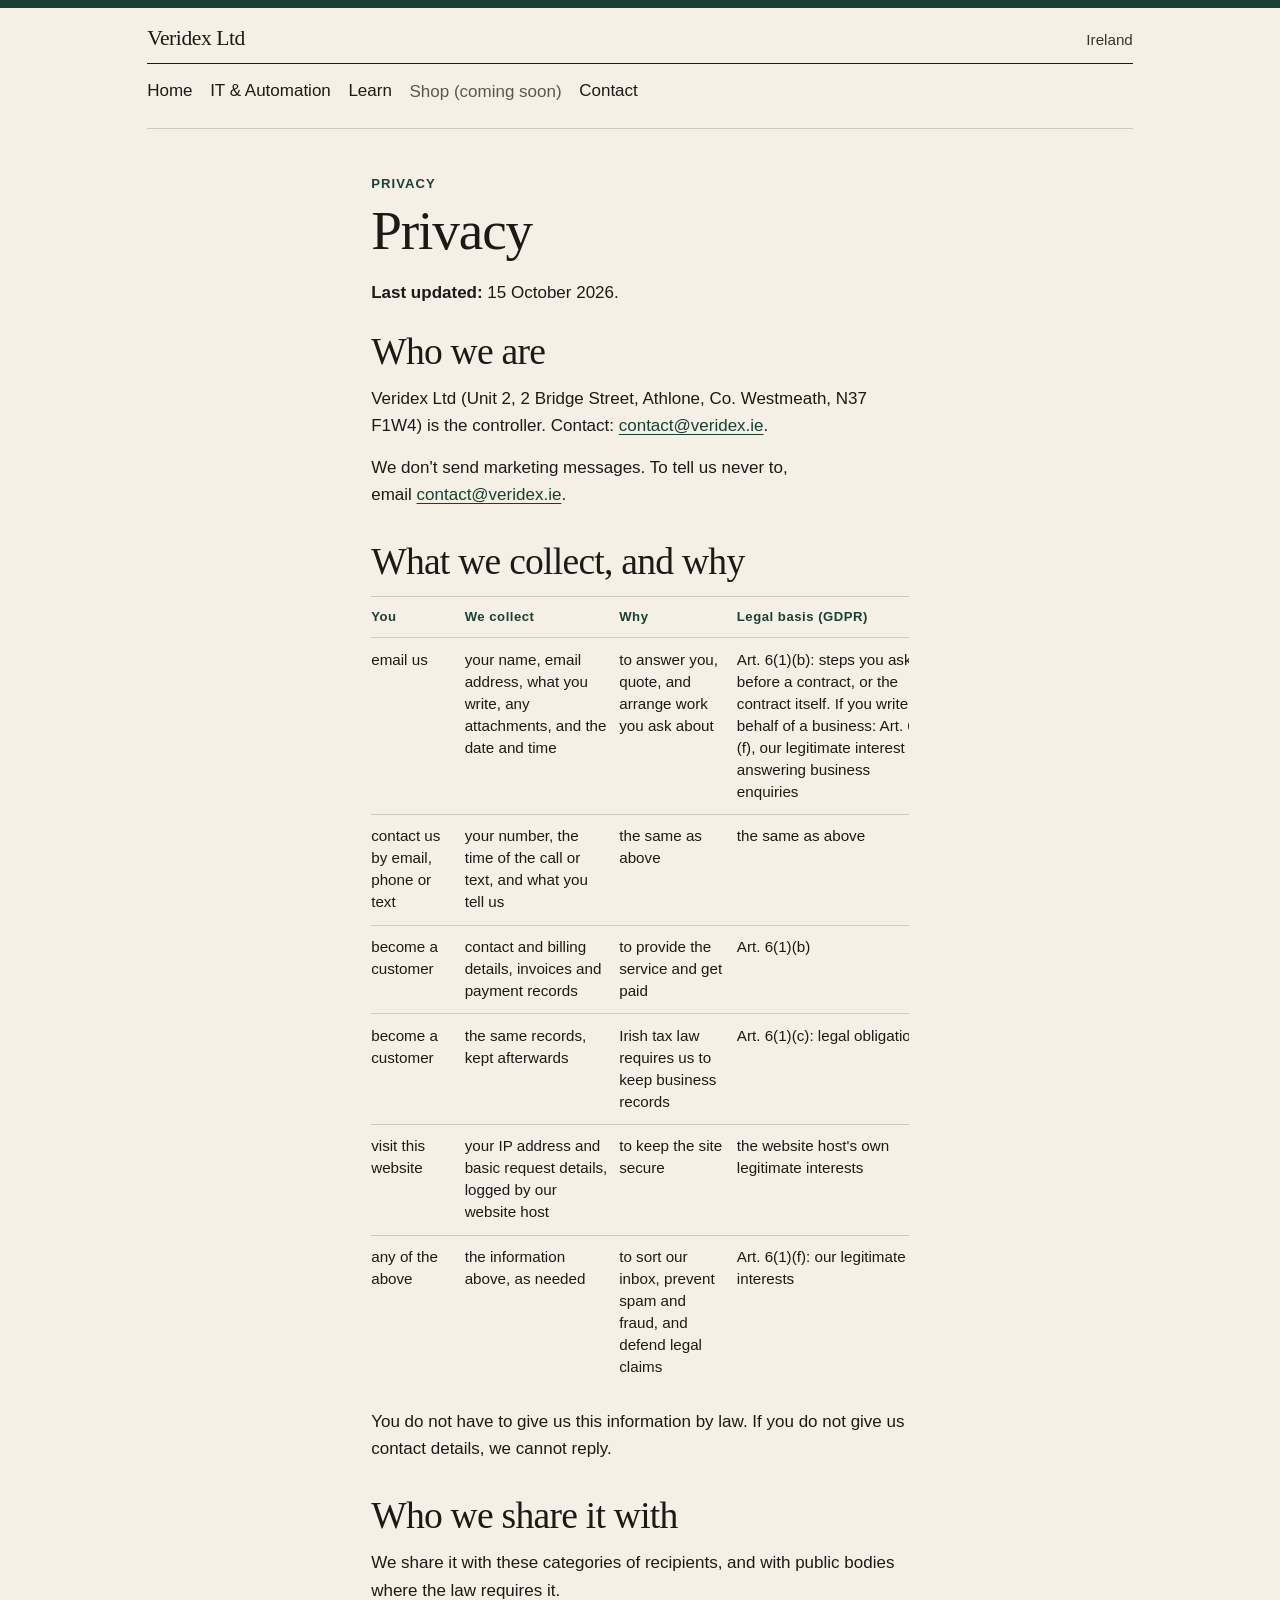
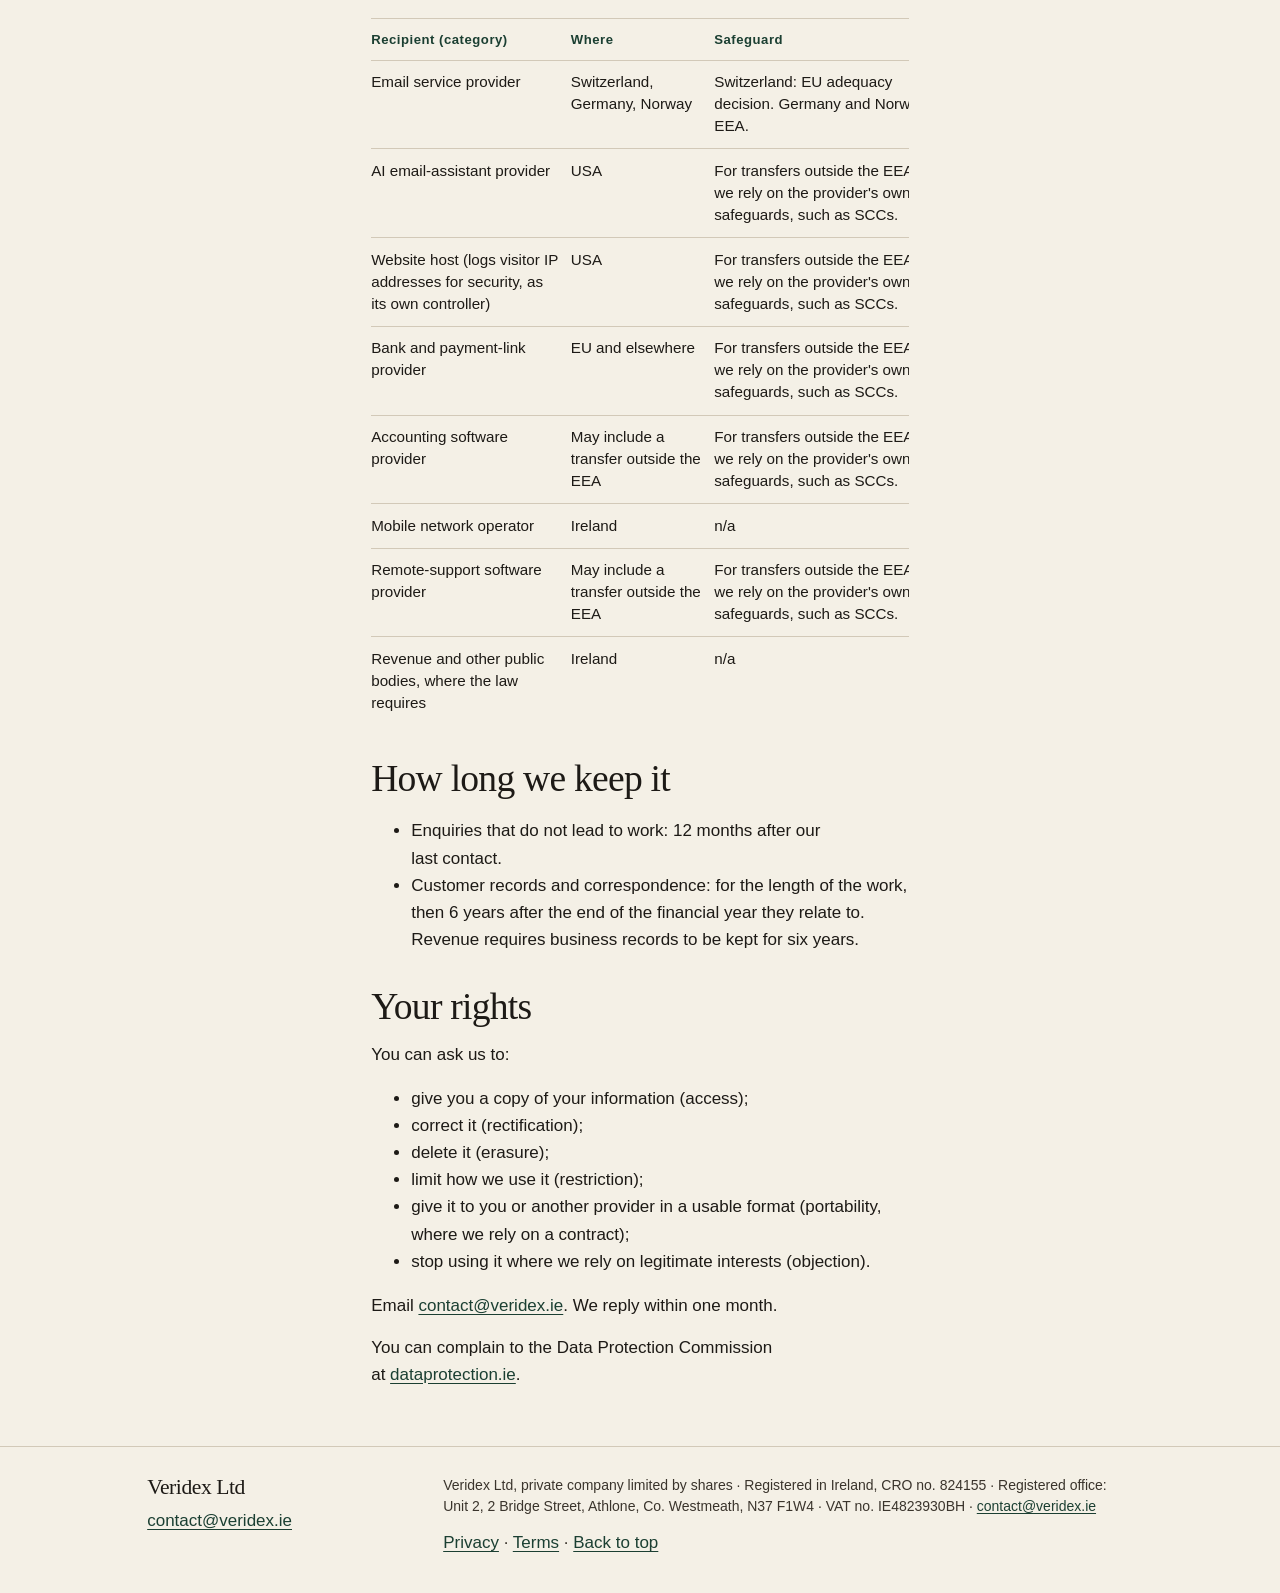
<file: privacy/index.html>
<!-- DRAFT: owner to review -->
<!DOCTYPE html>
<html lang="en-IE">
<head>
  <meta charset="utf-8">
  <meta name="viewport" content="width=device-width, initial-scale=1">
  <meta name="color-scheme" content="light">
  <meta name="theme-color" content="#1b3f32">
  <title>Privacy | Veridex Ltd</title>
  <meta name="description" content="How Veridex Ltd handles personal information from email, phone, customers, and visits to this website.">
  <link rel="canonical" href="https://veridex.ie/privacy/">
  <meta property="og:url" content="https://veridex.ie/privacy/">
  <meta property="og:title" content="Privacy | Veridex Ltd">
  <meta property="og:description" content="How Veridex Ltd handles personal information from email, phone, customers, and visits to this website.">
  <meta property="og:type" content="website">
  <meta property="og:locale" content="en_IE">
  <meta property="og:image" content="https://veridex.ie/og-veridex.png">
  <meta property="og:image:alt" content="Veridex Ltd. A small Irish business offering IT support and automation, and 3D printed products.">
  <meta name="twitter:card" content="summary_large_image">
  <meta name="twitter:title" content="Privacy | Veridex Ltd">
  <meta name="twitter:description" content="How Veridex Ltd handles personal information from email, phone, customers, and visits to this website.">
  <meta name="twitter:image" content="https://veridex.ie/og-veridex.png">
  <meta name="twitter:image:alt" content="Veridex Ltd. A small Irish business offering IT support and automation, and 3D printed products.">
  <meta http-equiv="Content-Security-Policy" content="default-src 'self'; style-src 'self'; img-src 'self'; font-src 'self'; form-action 'none'; base-uri 'none'; object-src 'none'">
  <link rel="icon" href="/favicon.ico" sizes="any">
  <link rel="icon" href="/favicon.svg" type="image/svg+xml">
  <link rel="stylesheet" href="/styles.css">
</head>
<body id="top" class="has-sticky-contact">
  <a class="skip" href="#content">Skip to content</a>

  <header class="site-header">
    <div class="wrap">
      <div class="mast">
        <p class="brand"><a href="/">Veridex Ltd</a></p>
        <p class="mast-place">Ireland</p>
      </div>
      <nav aria-label="Site">
        <ul class="nav" role="list">
          <li role="listitem"><a href="/">Home</a></li>
          <li role="listitem"><a href="/it/">IT &amp; Automation</a></li>
          <li role="listitem"><a href="/learn/">Learn</a></li>
          <li role="listitem"><span class="nav-soon" role="link" aria-disabled="true">Shop (coming soon)</span></li>
          <li role="listitem"><a href="/#contact">Contact</a></li>
        </ul>
      </nav>
    </div>
  </header>

  <main id="content">
    <article class="section" aria-labelledby="privacy-heading">
      <div class="wrap prose">
        <p class="kicker">Privacy</p>
        <h1 id="privacy-heading">Privacy</h1>
        <p><strong>Last updated:</strong> 15 October 2026.</p>

        <h2>Who we are</h2>
        <p>Veridex Ltd (Unit 2, 2 Bridge Street, Athlone, Co. Westmeath, N37 F1W4) is the controller. Contact: <a href="mailto:contact@veridex.ie">contact@veridex.ie</a>.</p>
        <p>We don't send marketing messages. To tell us never to, email <a href="mailto:contact@veridex.ie">contact@veridex.ie</a>.</p>

        <h2>What we collect, and why</h2>
        <div class="table-scroll">
          <table class="notice-table">
            <thead>
              <tr>
                <th scope="col">You</th>
                <th scope="col">We collect</th>
                <th scope="col">Why</th>
                <th scope="col">Legal basis (GDPR)</th>
              </tr>
            </thead>
            <tbody>
              <tr>
                <td>email us</td>
                <td>your name, email address, what you write, any attachments, and the date and time</td>
                <td>to answer you, quote, and arrange work you ask about</td>
                <td>Art. 6(1)(b): steps you ask for before a contract, or the contract itself. If you write on behalf of a business: Art. 6(1)(f), our legitimate interest in answering business enquiries</td>
              </tr>
              <tr>
                <td>contact us by email, phone or text</td>
                <td>your number, the time of the call or text, and what you tell us</td>
                <td>the same as above</td>
                <td>the same as above</td>
              </tr>
              <tr>
                <td>become a customer</td>
                <td>contact and billing details, invoices and payment records</td>
                <td>to provide the service and get paid</td>
                <td>Art. 6(1)(b)</td>
              </tr>
              <tr>
                <td>become a customer</td>
                <td>the same records, kept afterwards</td>
                <td>Irish tax law requires us to keep business records</td>
                <td>Art. 6(1)(c): legal obligation</td>
              </tr>
              <tr>
                <td>visit this website</td>
                <td>your IP address and basic request details, logged by our website host</td>
                <td>to keep the site secure</td>
                <td>the website host's own legitimate interests</td>
              </tr>
              <tr>
                <td>any of the above</td>
                <td>the information above, as needed</td>
                <td>to sort our inbox, prevent spam and fraud, and defend legal claims</td>
                <td>Art. 6(1)(f): our legitimate interests</td>
              </tr>
            </tbody>
          </table>
        </div>
        <p>You do not have to give us this information by law. If you do not give us contact details, we cannot reply.</p>

        <h2>Who we share it with</h2>
        <p>We share it with these categories of recipients, and with public bodies where the law requires it.</p>
        <div class="table-scroll">
          <table class="notice-table">
            <thead>
              <tr>
                <th scope="col">Recipient (category)</th>
                <th scope="col">Where</th>
                <th scope="col">Safeguard</th>
              </tr>
            </thead>
            <tbody>
              <tr>
                <td>Email service provider</td>
                <td>Switzerland, Germany, Norway</td>
                <td>Switzerland: EU adequacy decision. Germany and Norway: EEA.</td>
              </tr>
              <tr>
                <td>AI email-assistant provider</td>
                <td>USA</td>
                <td>For transfers outside the EEA we rely on the provider's own safeguards, such as SCCs.</td>
              </tr>
              <tr>
                <td>Website host (logs visitor IP addresses for security, as its own controller)</td>
                <td>USA</td>
                <td>For transfers outside the EEA we rely on the provider's own safeguards, such as SCCs.</td>
              </tr>
              <tr>
                <td>Bank and payment-link provider</td>
                <td>EU and elsewhere</td>
                <td>For transfers outside the EEA we rely on the provider's own safeguards, such as SCCs.</td>
              </tr>
              <tr>
                <td>Accounting software provider</td>
                <td>May include a transfer outside the EEA</td>
                <td>For transfers outside the EEA we rely on the provider's own safeguards, such as SCCs.</td>
              </tr>
              <tr>
                <td>Mobile network operator</td>
                <td>Ireland</td>
                <td>n/a</td>
              </tr>
              <tr>
                <td>Remote-support software provider</td>
                <td>May include a transfer outside the EEA</td>
                <td>For transfers outside the EEA we rely on the provider's own safeguards, such as SCCs.</td>
              </tr>
              <tr>
                <td>Revenue and other public bodies, where the law requires</td>
                <td>Ireland</td>
                <td>n/a</td>
              </tr>
            </tbody>
          </table>
        </div>

        <h2>How long we keep it</h2>
        <ul>
          <li>Enquiries that do not lead to work: 12 months after our last contact.</li>
          <li>Customer records and correspondence: for the length of the work, then 6 years after the end of the financial year they relate to. Revenue requires business records to be kept for six years.</li>
        </ul>

        <h2>Your rights</h2>
        <p>You can ask us to:</p>
        <ul>
          <li>give you a copy of your information (access);</li>
          <li>correct it (rectification);</li>
          <li>delete it (erasure);</li>
          <li>limit how we use it (restriction);</li>
          <li>give it to you or another provider in a usable format (portability, where we rely on a contract);</li>
          <li>stop using it where we rely on legitimate interests (objection).</li>
        </ul>
        <p>Email <a href="mailto:contact@veridex.ie">contact@veridex.ie</a>. We reply within one month.</p>
        <p>You can complain to the Data Protection Commission at <a href="https://www.dataprotection.ie">dataprotection.ie</a>.</p>
      </div>
    </article>
  </main>

  <footer class="site-footer">
    <div class="wrap footer-grid">
      <div>
        <p class="footer-brand">Veridex Ltd</p>
        <p><a href="mailto:contact@veridex.ie">contact@veridex.ie</a></p>
      </div>
      <div>
        <p class="footer-company">Veridex Ltd, private company limited by shares · Registered in Ireland, CRO no. 824155 · Registered office: Unit 2, 2 Bridge Street, Athlone, Co. Westmeath, N37 F1W4 · VAT no. IE4823930BH · <a href="mailto:contact@veridex.ie">contact@veridex.ie</a></p>
        <p class="footer-meta"><a href="/privacy/">Privacy</a> · <a href="/terms/">Terms</a> · <a href="#top">Back to top</a></p>
      </div>
    </div>
  </footer>
  <a class="button sticky-contact" href="mailto:contact@veridex.ie">Get in touch</a>
</body>
</html>
</file>
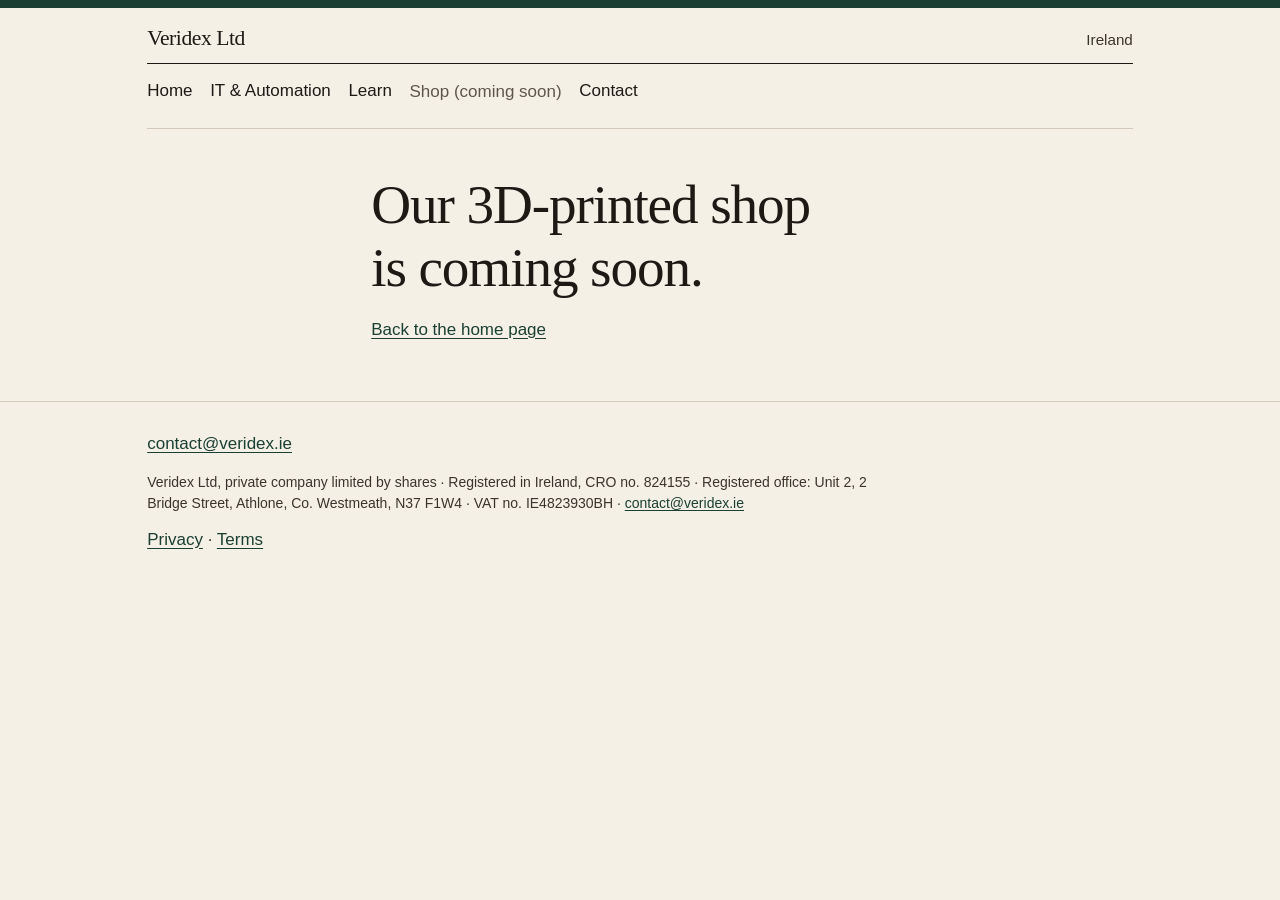
<file: shop/index.html>
<!DOCTYPE html>
<html lang="en-IE">
<head>
  <meta charset="utf-8">
  <meta name="viewport" content="width=device-width, initial-scale=1">
  <meta name="color-scheme" content="light">
  <meta name="theme-color" content="#1b3f32">
  <title>Shop coming soon | Veridex Ltd</title>
  <meta name="description" content="Our 3D-printed shop is coming soon.">
  <link rel="canonical" href="https://veridex.ie/shop/">
  <meta http-equiv="Content-Security-Policy" content="default-src 'self'; style-src 'self'; img-src 'self'; font-src 'self'; form-action 'none'; base-uri 'none'; object-src 'none'">
  <link rel="icon" href="/favicon.ico" sizes="any">
  <link rel="icon" href="/favicon.svg" type="image/svg+xml">
  <link rel="stylesheet" href="/styles.css">
</head>
<body id="top">
  <a class="skip" href="#content">Skip to content</a>

  <header class="site-header">
    <div class="wrap">
      <div class="mast">
        <p class="brand"><a href="/">Veridex Ltd</a></p>
        <p class="mast-place">Ireland</p>
      </div>
      <nav aria-label="Site">
        <ul class="nav" role="list">
          <li role="listitem"><a href="/">Home</a></li>
          <li role="listitem"><a href="/it/">IT &amp; Automation</a></li>
          <li role="listitem"><a href="/learn/">Learn</a></li>
          <li role="listitem"><span class="nav-soon" role="link" aria-disabled="true">Shop (coming soon)</span></li>
          <li role="listitem"><a href="/#contact">Contact</a></li>
        </ul>
      </nav>
    </div>
  </header>

  <main id="content" class="section">
    <div class="wrap prose">
      <h1>Our 3D-printed shop is coming soon.</h1>
      <p><a href="/">Back to the home page</a></p>
    </div>
  </main>

  <footer class="site-footer">
    <div class="wrap">
      <p><a href="mailto:contact@veridex.ie">contact@veridex.ie</a></p>
      <p class="footer-company">Veridex Ltd, private company limited by shares · Registered in Ireland, CRO no. 824155 · Registered office: Unit 2, 2 Bridge Street, Athlone, Co. Westmeath, N37 F1W4 · VAT no. IE4823930BH · <a href="mailto:contact@veridex.ie">contact@veridex.ie</a></p>
      <p class="footer-meta"><a href="/privacy/">Privacy</a> · <a href="/terms/">Terms</a></p>
    </div>
  </footer>
</body>
</html>
</file>
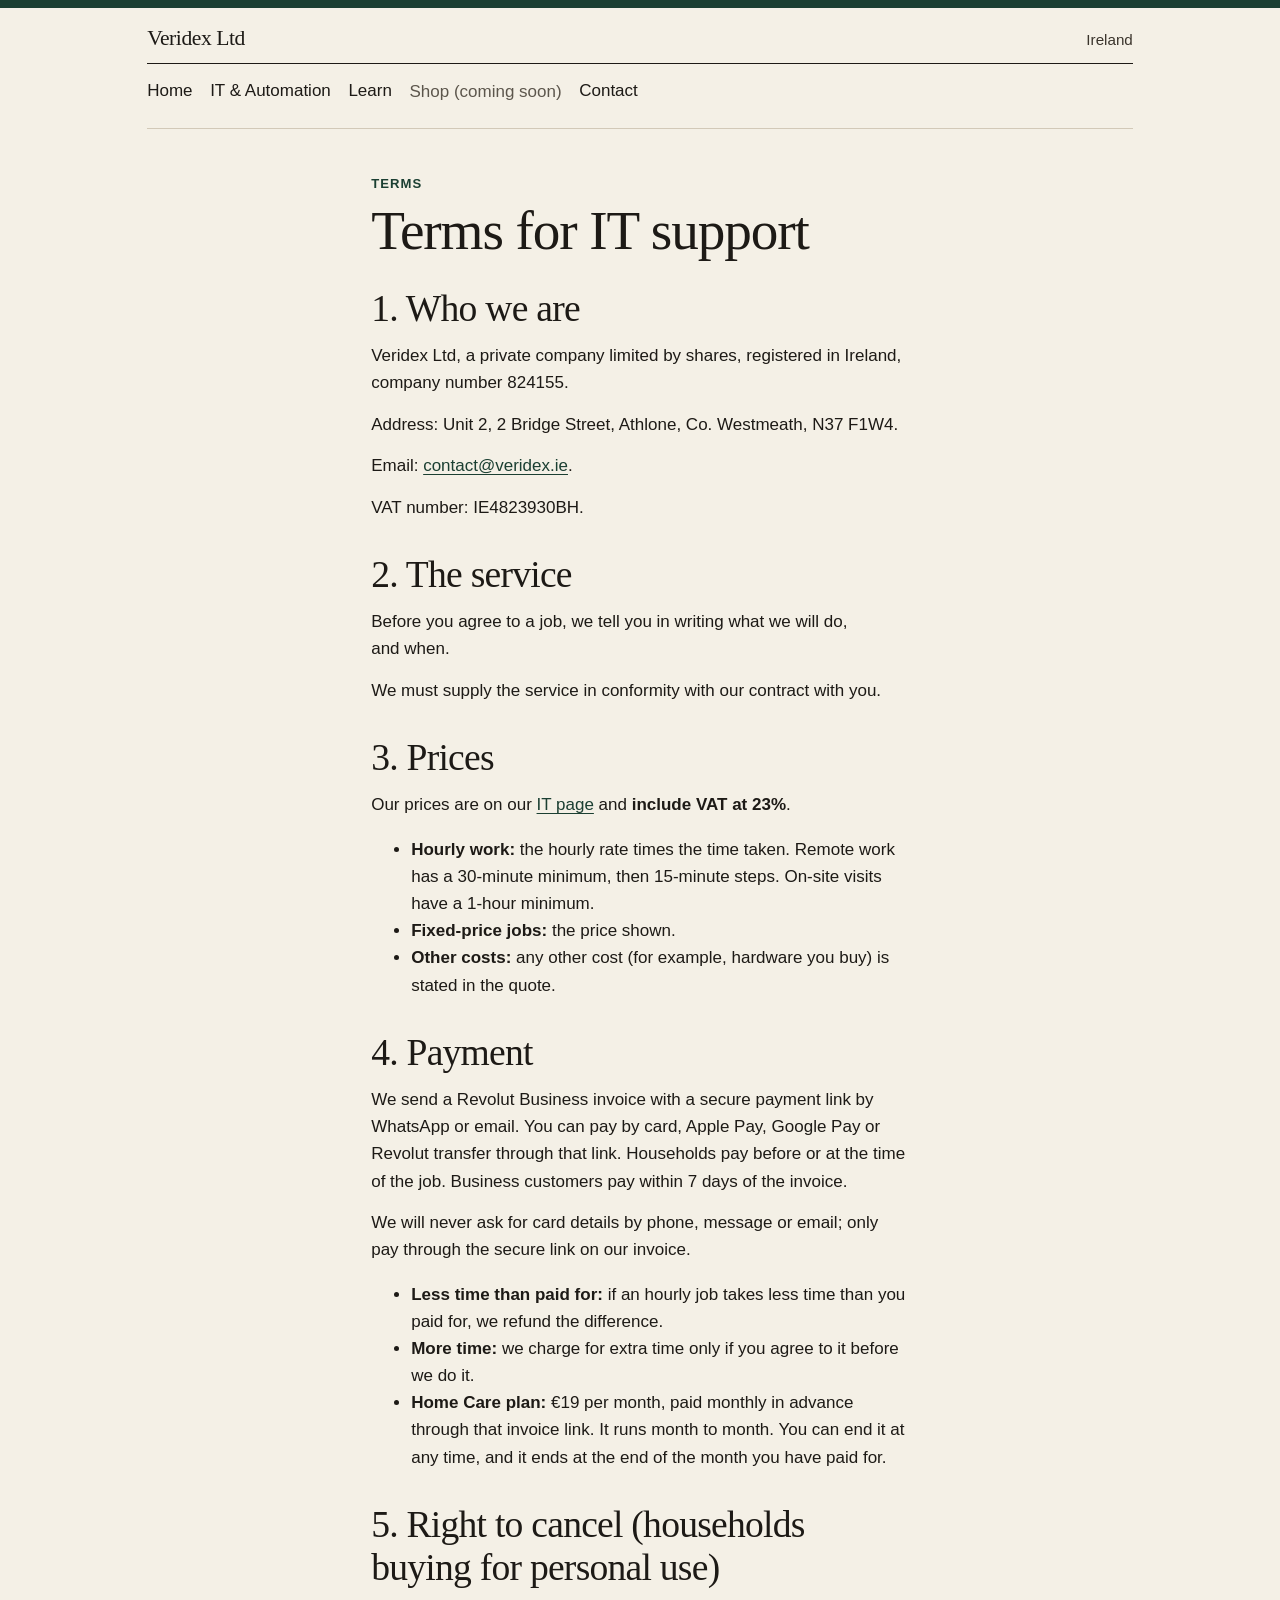
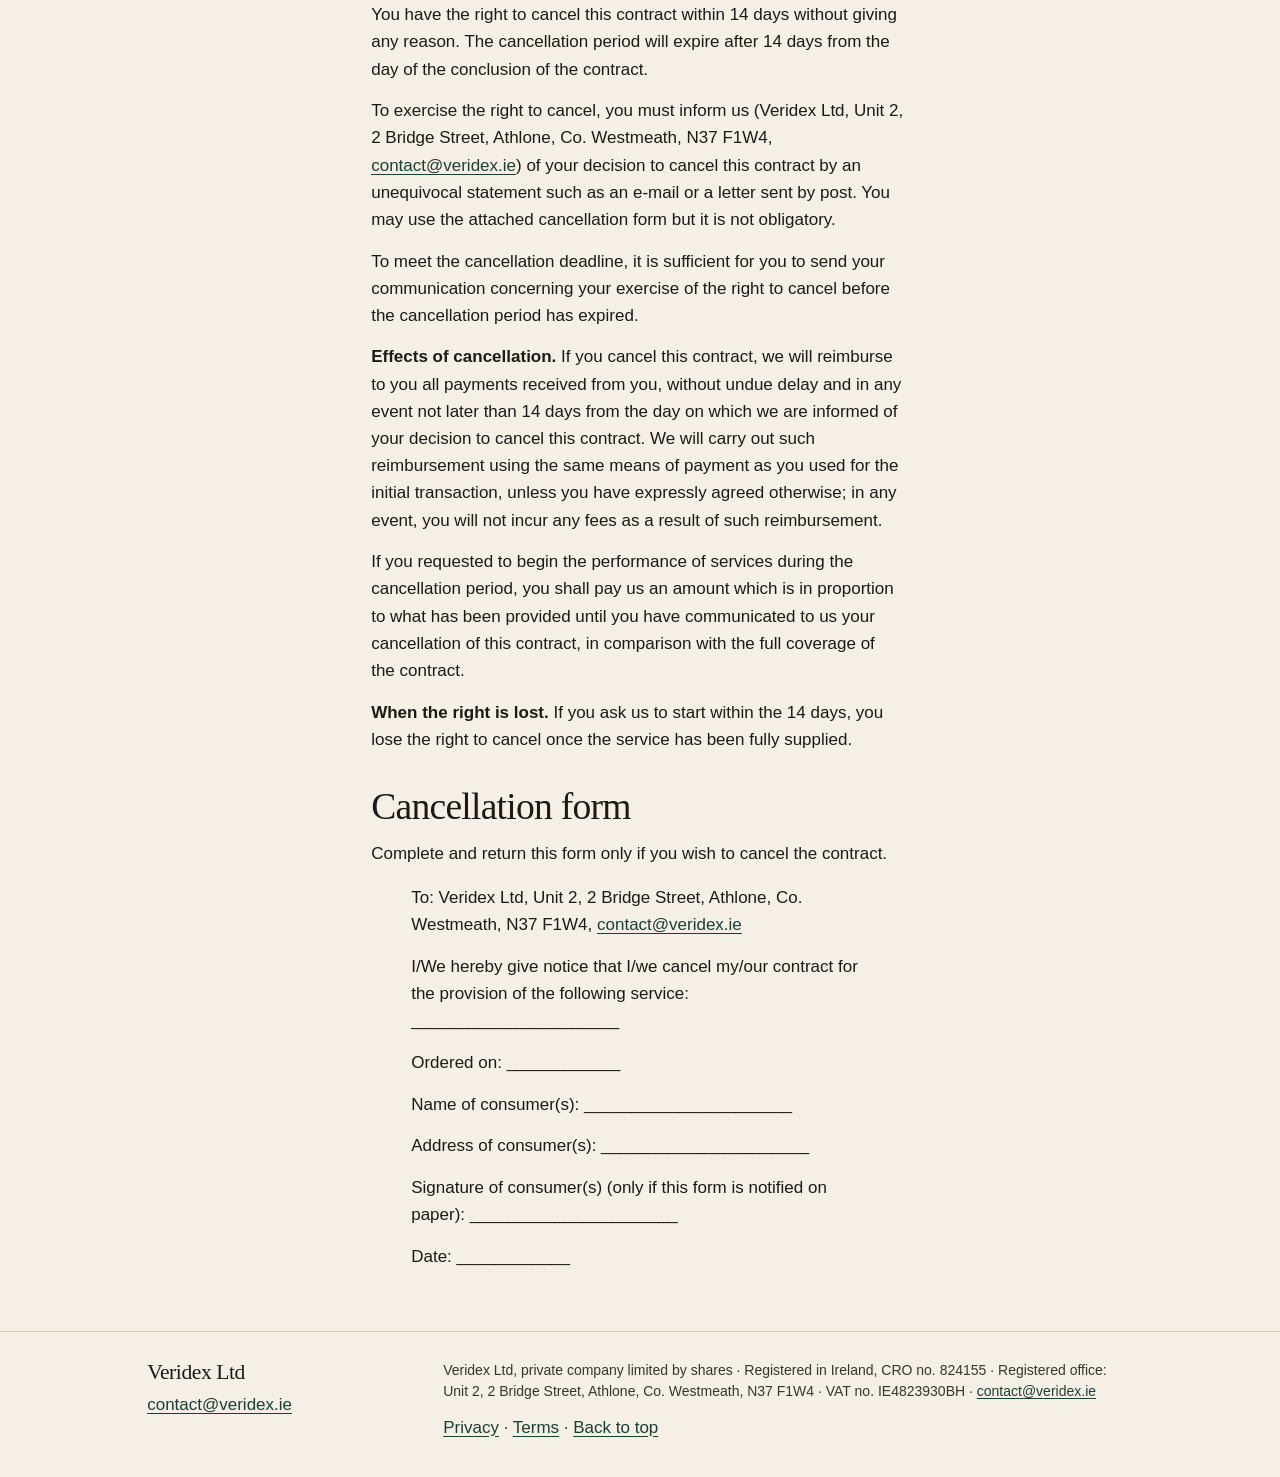
<file: terms/index.html>
<!-- DRAFT: owner to review -->
<!DOCTYPE html>
<html lang="en-IE">
<head>
  <meta charset="utf-8">
  <meta name="viewport" content="width=device-width, initial-scale=1">
  <meta name="color-scheme" content="light">
  <meta name="theme-color" content="#1b3f32">
  <title>Terms for IT support | Veridex Ltd</title>
  <meta name="description" content="Terms for IT support from Veridex Ltd: the service, prices including VAT, payment, and the right to cancel.">
  <link rel="canonical" href="https://veridex.ie/terms/">
  <meta property="og:url" content="https://veridex.ie/terms/">
  <meta property="og:title" content="Terms for IT support | Veridex Ltd">
  <meta property="og:description" content="Terms for IT support from Veridex Ltd: the service, prices including VAT, payment, and the right to cancel.">
  <meta property="og:type" content="website">
  <meta property="og:locale" content="en_IE">
  <meta property="og:image" content="https://veridex.ie/og-veridex.png">
  <meta property="og:image:alt" content="Veridex Ltd. A small Irish business offering IT support and automation, and 3D printed products.">
  <meta name="twitter:card" content="summary_large_image">
  <meta name="twitter:title" content="Terms for IT support | Veridex Ltd">
  <meta name="twitter:description" content="Terms for IT support from Veridex Ltd: the service, prices including VAT, payment, and the right to cancel.">
  <meta name="twitter:image" content="https://veridex.ie/og-veridex.png">
  <meta name="twitter:image:alt" content="Veridex Ltd. A small Irish business offering IT support and automation, and 3D printed products.">
  <meta http-equiv="Content-Security-Policy" content="default-src 'self'; style-src 'self'; img-src 'self'; font-src 'self'; form-action 'none'; base-uri 'none'; object-src 'none'">
  <link rel="icon" href="/favicon.ico" sizes="any">
  <link rel="icon" href="/favicon.svg" type="image/svg+xml">
  <link rel="stylesheet" href="/styles.css">
</head>
<body id="top" class="has-sticky-contact">
  <a class="skip" href="#content">Skip to content</a>

  <header class="site-header">
    <div class="wrap">
      <div class="mast">
        <p class="brand"><a href="/">Veridex Ltd</a></p>
        <p class="mast-place">Ireland</p>
      </div>
      <nav aria-label="Site">
        <ul class="nav" role="list">
          <li role="listitem"><a href="/">Home</a></li>
          <li role="listitem"><a href="/it/">IT &amp; Automation</a></li>
          <li role="listitem"><a href="/learn/">Learn</a></li>
          <li role="listitem"><span class="nav-soon" role="link" aria-disabled="true">Shop (coming soon)</span></li>
          <li role="listitem"><a href="/#contact">Contact</a></li>
        </ul>
      </nav>
    </div>
  </header>

  <main id="content">
    <article class="section" aria-labelledby="terms-heading">
      <div class="wrap prose">
        <p class="kicker">Terms</p>
        <h1 id="terms-heading">Terms for IT support</h1>

        <h2>1. Who we are</h2>
        <p>Veridex Ltd, a private company limited by shares, registered in Ireland, company number 824155.</p>
        <p>Address: Unit 2, 2 Bridge Street, Athlone, Co. Westmeath, N37 F1W4.</p>
        <p>Email: <a href="mailto:contact@veridex.ie">contact@veridex.ie</a>.</p>
        <p>VAT number: IE4823930BH.</p>

        <h2>2. The service</h2>
        <p>Before you agree to a job, we tell you in writing what we will do, and when.</p>
        <p>We must supply the service in conformity with our contract with you.</p>

        <h2>3. Prices</h2>
        <p>Our prices are on our <a href="/it/">IT page</a> and <strong>include VAT at 23%</strong>.</p>
        <ul>
          <li><strong>Hourly work:</strong> the hourly rate times the time taken. Remote work has a 30-minute minimum, then 15-minute steps. On-site visits have a 1-hour minimum.</li>
          <li><strong>Fixed-price jobs:</strong> the price shown.</li>
          <li><strong>Other costs:</strong> any other cost (for example, hardware you buy) is stated in the quote.</li>
        </ul>

        <h2>4. Payment</h2>
        <p>We send a Revolut Business invoice with a secure payment link by WhatsApp or email. You can pay by card, Apple Pay, Google Pay or Revolut transfer through that link. Households pay before or at the time of the job. Business customers pay within 7 days of the invoice.</p>
        <p>We will never ask for card details by phone, message or email; only pay through the secure link on our invoice.</p>
        <ul>
          <li><strong>Less time than paid for:</strong> if an hourly job takes less time than you paid for, we refund the difference.</li>
          <li><strong>More time:</strong> we charge for extra time only if you agree to it before we do it.</li>
          <li><strong>Home Care plan:</strong> €19 per month, paid monthly in advance through that invoice link. It runs month to month. You can end it at any time, and it ends at the end of the month you have paid for.</li>
        </ul>

        <h2>5. Right to cancel (households buying for personal use)</h2>
        <p>You have the right to cancel this contract within 14 days without giving any reason. The cancellation period will expire after 14 days from the day of the conclusion of the contract.</p>
        <p>To exercise the right to cancel, you must inform us (Veridex Ltd, Unit 2, 2 Bridge Street, Athlone, Co. Westmeath, N37 F1W4, <a href="mailto:contact@veridex.ie">contact@veridex.ie</a>) of your decision to cancel this contract by an unequivocal statement such as an e-mail or a letter sent by post. You may use the attached cancellation form but it is not obligatory.</p>
        <p>To meet the cancellation deadline, it is sufficient for you to send your communication concerning your exercise of the right to cancel before the cancellation period has expired.</p>
        <p><strong>Effects of cancellation.</strong> If you cancel this contract, we will reimburse to you all payments received from you, without undue delay and in any event not later than 14 days from the day on which we are informed of your decision to cancel this contract. We will carry out such reimbursement using the same means of payment as you used for the initial transaction, unless you have expressly agreed otherwise; in any event, you will not incur any fees as a result of such reimbursement.</p>
        <p>If you requested to begin the performance of services during the cancellation period, you shall pay us an amount which is in proportion to what has been provided until you have communicated to us your cancellation of this contract, in comparison with the full coverage of the contract.</p>
        <p><strong>When the right is lost.</strong> If you ask us to start within the 14 days, you lose the right to cancel once the service has been fully supplied.</p>

        <h2>Cancellation form</h2>
        <p>Complete and return this form only if you wish to cancel the contract.</p>
        <blockquote>
          <p>To: Veridex Ltd, Unit 2, 2 Bridge Street, Athlone, Co. Westmeath, N37 F1W4, <a href="mailto:contact@veridex.ie">contact@veridex.ie</a></p>
          <p>I/We hereby give notice that I/we cancel my/our contract for the provision of the following service: ______________________</p>
          <p>Ordered on: ____________</p>
          <p>Name of consumer(s): ______________________</p>
          <p>Address of consumer(s): ______________________</p>
          <p>Signature of consumer(s) (only if this form is notified on paper): ______________________</p>
          <p>Date: ____________</p>
        </blockquote>
      </div>
    </article>
  </main>

  <footer class="site-footer">
    <div class="wrap footer-grid">
      <div>
        <p class="footer-brand">Veridex Ltd</p>
        <p><a href="mailto:contact@veridex.ie">contact@veridex.ie</a></p>
      </div>
      <div>
        <p class="footer-company">Veridex Ltd, private company limited by shares · Registered in Ireland, CRO no. 824155 · Registered office: Unit 2, 2 Bridge Street, Athlone, Co. Westmeath, N37 F1W4 · VAT no. IE4823930BH · <a href="mailto:contact@veridex.ie">contact@veridex.ie</a></p>
        <p class="footer-meta"><a href="/privacy/">Privacy</a> · <a href="/terms/">Terms</a> · <a href="#top">Back to top</a></p>
      </div>
    </div>
  </footer>
  <a class="button sticky-contact" href="mailto:contact@veridex.ie">Get in touch</a>
</body>
</html>
</file>
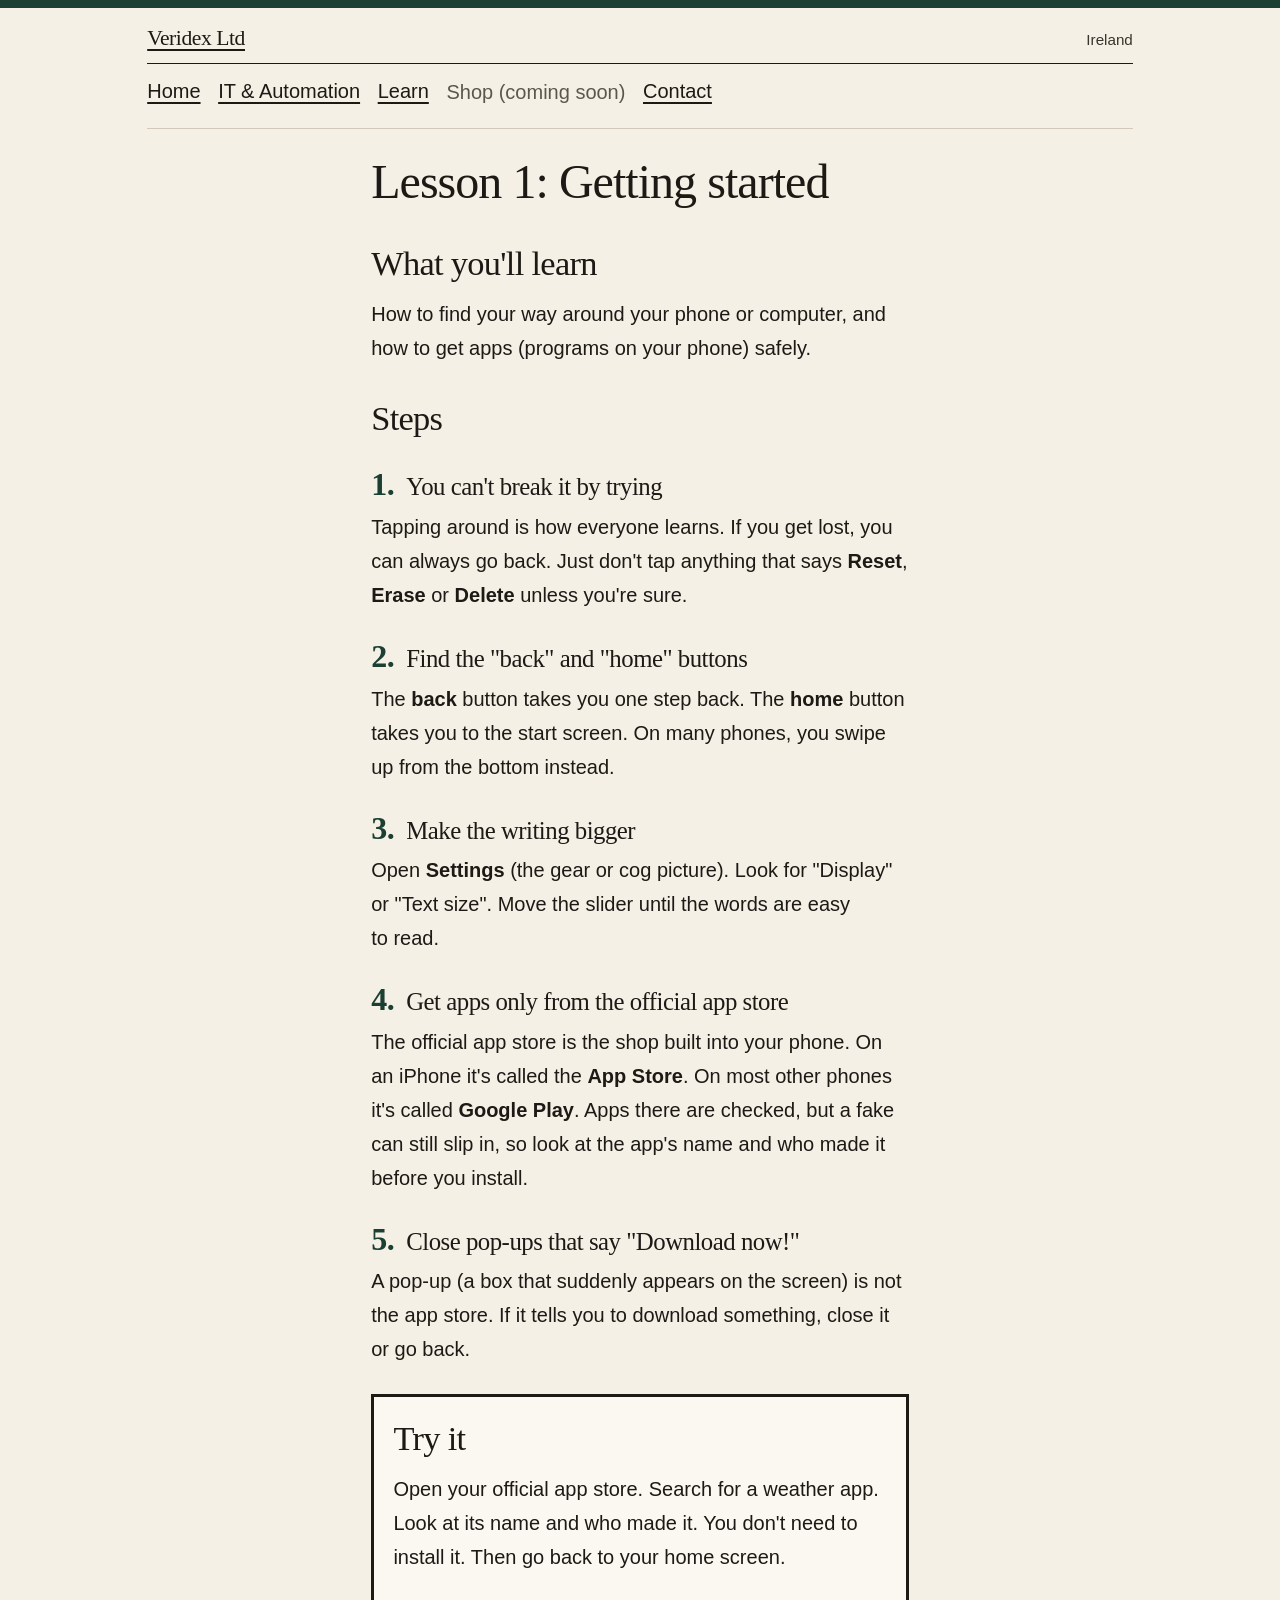
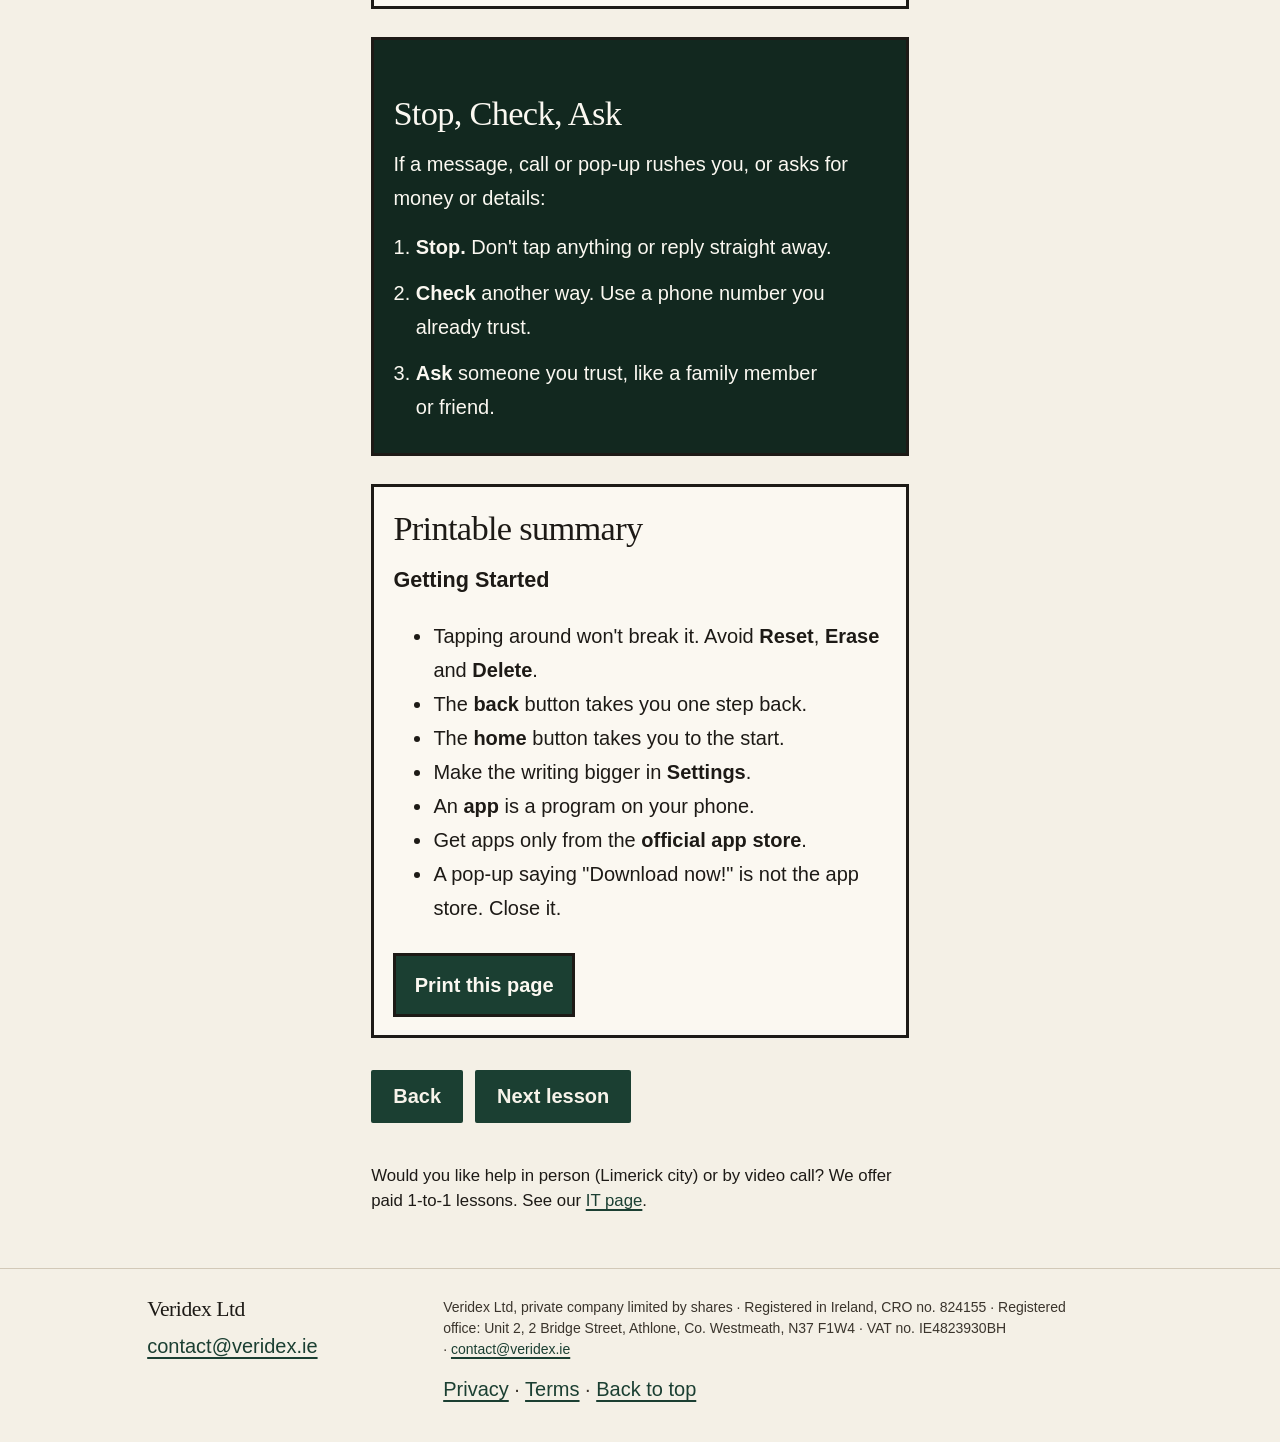
<file: learn/getting-started/index.html>
<!DOCTYPE html>
<html lang="en-IE">
<head>
  <meta charset="utf-8">
  <meta name="viewport" content="width=device-width, initial-scale=1">
  <meta name="color-scheme" content="light">
  <meta name="theme-color" content="#1b3f32">
  <title>Lesson 1: Getting started | Veridex Ltd</title>
  <meta name="description" content="How to find your way around your phone or computer, and how to get apps safely.">
  <link rel="canonical" href="https://veridex.ie/learn/getting-started/">
  <meta property="og:url" content="https://veridex.ie/learn/getting-started/">
  <meta property="og:title" content="Lesson 1: Getting started | Veridex Ltd">
  <meta property="og:description" content="How to find your way around your phone or computer, and how to get apps safely.">
  <meta property="og:type" content="website">
  <meta property="og:locale" content="en_IE">
  <meta property="og:image" content="https://veridex.ie/og-veridex.png">
  <meta property="og:image:alt" content="Veridex Ltd. A small Irish business offering IT support and automation, and 3D printed products.">
  <meta name="twitter:card" content="summary_large_image">
  <meta name="twitter:title" content="Lesson 1: Getting started | Veridex Ltd">
  <meta name="twitter:description" content="How to find your way around your phone or computer, and how to get apps safely.">
  <meta name="twitter:image" content="https://veridex.ie/og-veridex.png">
  <meta name="twitter:image:alt" content="Veridex Ltd. A small Irish business offering IT support and automation, and 3D printed products.">
  <meta http-equiv="Content-Security-Policy" content="default-src 'self'; style-src 'self'; img-src 'self'; font-src 'self'; form-action 'none'; base-uri 'none'; object-src 'none'">
  <link rel="icon" href="/favicon.ico" sizes="any">
  <link rel="icon" href="/favicon.svg" type="image/svg+xml">
  <link rel="stylesheet" href="/styles.css">
</head>
<body id="top" class="learn has-sticky-contact">
  <a class="skip" href="#content">Skip to content</a>

  <header class="site-header">
    <div class="wrap">
      <div class="mast">
        <p class="brand"><a href="/">Veridex Ltd</a></p>
        <p class="mast-place">Ireland</p>
      </div>
      <nav aria-label="Site">
        <ul class="nav" role="list">
          <li role="listitem"><a href="/">Home</a></li>
          <li role="listitem"><a href="/it/">IT &amp; Automation</a></li>
          <li role="listitem"><a href="/learn/">Learn</a></li>
          <li role="listitem"><span class="nav-soon" role="link" aria-disabled="true">Shop (coming soon)</span></li>
          <li role="listitem"><a href="/#contact">Contact</a></li>
        </ul>
      </nav>
    </div>
  </header>

  <main id="content">
    <article class="learn-article">
      <div class="learn-screen">
        <h1>Lesson 1: Getting started</h1>

        <h2>What you'll learn</h2>
        <p>How to find your way around your phone or computer, and how to get apps (programs on your phone) safely.</p>

        <h2>Steps</h2>
        <h3 class="step-title"><span class="step-num">1.</span> You can't break it by trying</h3>
        <p>Tapping around is how everyone learns. If you get lost, you can always go back. Just don't tap anything that says <strong>Reset</strong>, <strong>Erase</strong> or <strong>Delete</strong> unless you're sure.</p>

        <h3 class="step-title"><span class="step-num">2.</span> Find the "back" and "home" buttons</h3>
        <p>The <strong>back</strong> button takes you one step back. The <strong>home</strong> button takes you to the start screen. On many phones, you swipe up from the bottom instead.</p>

        <h3 class="step-title"><span class="step-num">3.</span> Make the writing bigger</h3>
        <p>Open <strong>Settings</strong> (the gear or cog picture). Look for "Display" or "Text size". Move the slider until the words are easy to read.</p>

        <h3 class="step-title"><span class="step-num">4.</span> Get apps only from the official app store</h3>
        <p>The official app store is the shop built into your phone. On an iPhone it's called the <strong>App Store</strong>. On most other phones it's called <strong>Google Play</strong>. Apps there are checked, but a fake can still slip in, so look at the app's name and who made it before you install.</p>

        <h3 class="step-title"><span class="step-num">5.</span> Close pop-ups that say "Download now!"</h3>
        <p>A pop-up (a box that suddenly appears on the screen) is not the app store. If it tells you to download something, close it or go back.</p>

        <section class="try-box" aria-labelledby="try-heading">
          <h2 id="try-heading">Try it</h2>
          <p>Open your official app store. Search for a weather app. Look at its name and who made it. You don't need to install it. Then go back to your home screen.</p>
        </section>

        <section class="stop-box" aria-labelledby="stop-heading">
          <h2 id="stop-heading">Stop, Check, Ask</h2>
          <p>If a message, call or pop-up rushes you, or asks for money or details:</p>
          <ol>
            <li><strong>Stop.</strong> Don't tap anything or reply straight away.</li>
            <li><strong>Check</strong> another way. Use a phone number you already trust.</li>
            <li><strong>Ask</strong> someone you trust, like a family member or friend.</li>
          </ol>
        </section>
      </div>

      <section class="print-box" aria-labelledby="summary-heading">
        <h2 id="summary-heading">Printable summary</h2>
        <p class="print-title"><strong>Getting Started</strong></p>
        <ul>
          <li>Tapping around won't break it. Avoid <strong>Reset</strong>, <strong>Erase</strong> and <strong>Delete</strong>.</li>
          <li>The <strong>back</strong> button takes you one step back.</li>
          <li>The <strong>home</strong> button takes you to the start.</li>
          <li>Make the writing bigger in <strong>Settings</strong>.</li>
          <li>An <strong>app</strong> is a program on your phone.</li>
          <li>Get apps only from the <strong>official app store</strong>.</li>
          <li>A pop-up saying "Download now!" is not the app store. Close it.</li>
        </ul>
        <button type="button" class="print-button">Print this page</button>
      </section>

      <p class="lesson-nav">
        <a class="button" href="/learn/">Back</a>
        <a class="button" href="/learn/scam-messages/">Next lesson</a>
      </p>

      <p class="lessons-note">Would you like help in person (Limerick city) or by video call? We offer paid 1-to-1 lessons. See our <a href="/it/">IT page</a>.</p>
    </article>
  </main>

  <footer class="site-footer">
    <div class="wrap footer-grid">
      <div>
        <p class="footer-brand">Veridex Ltd</p>
        <p><a href="mailto:contact@veridex.ie">contact@veridex.ie</a></p>
      </div>
      <div>
        <p class="footer-company">Veridex Ltd, private company limited by shares · Registered in Ireland, CRO no. 824155 · Registered office: Unit 2, 2 Bridge Street, Athlone, Co. Westmeath, N37 F1W4 · VAT no. IE4823930BH · <a href="mailto:contact@veridex.ie">contact@veridex.ie</a></p>
        <p class="footer-meta"><a href="/privacy/">Privacy</a> · <a href="/terms/">Terms</a> · <a href="#top">Back to top</a></p>
      </div>
    </div>
  </footer>
  <a class="button sticky-contact" href="mailto:contact@veridex.ie">Get in touch</a>
  <script src="/learn/print.js"></script>
</body>
</html>
</file>
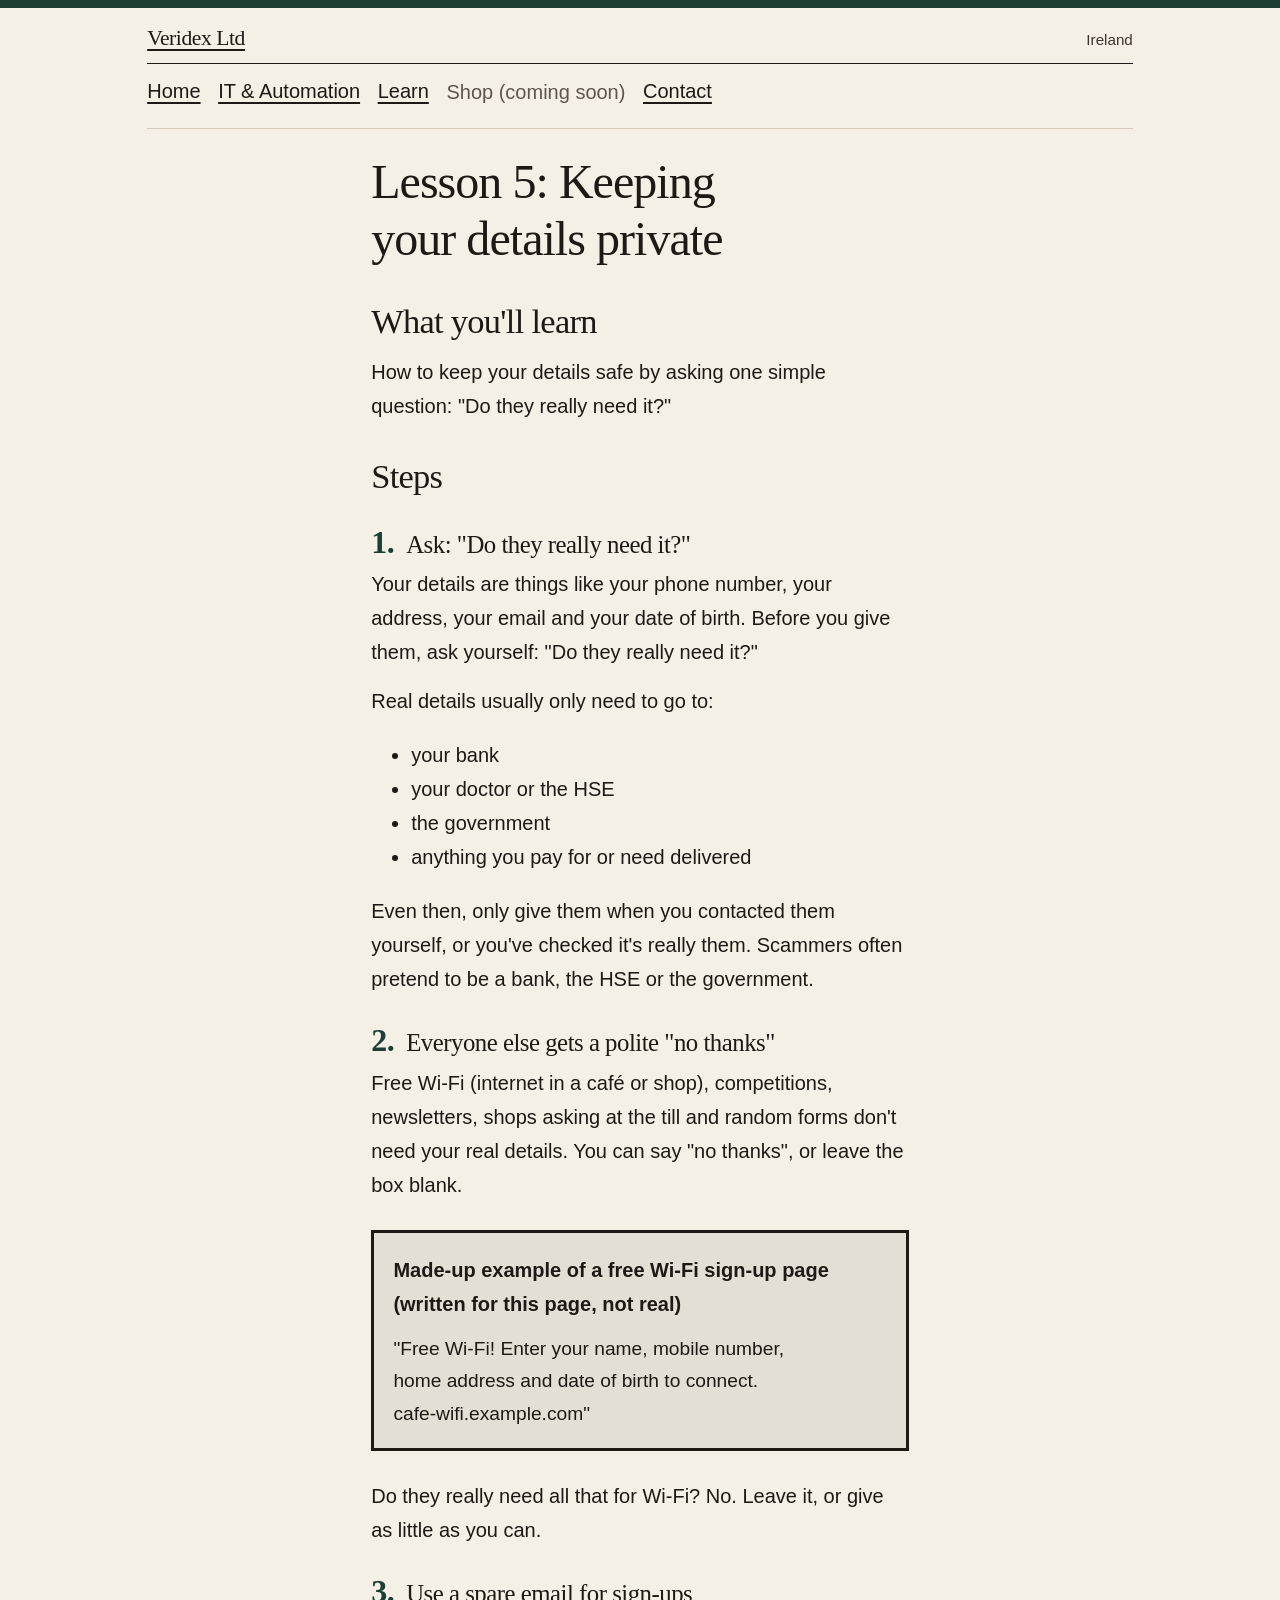
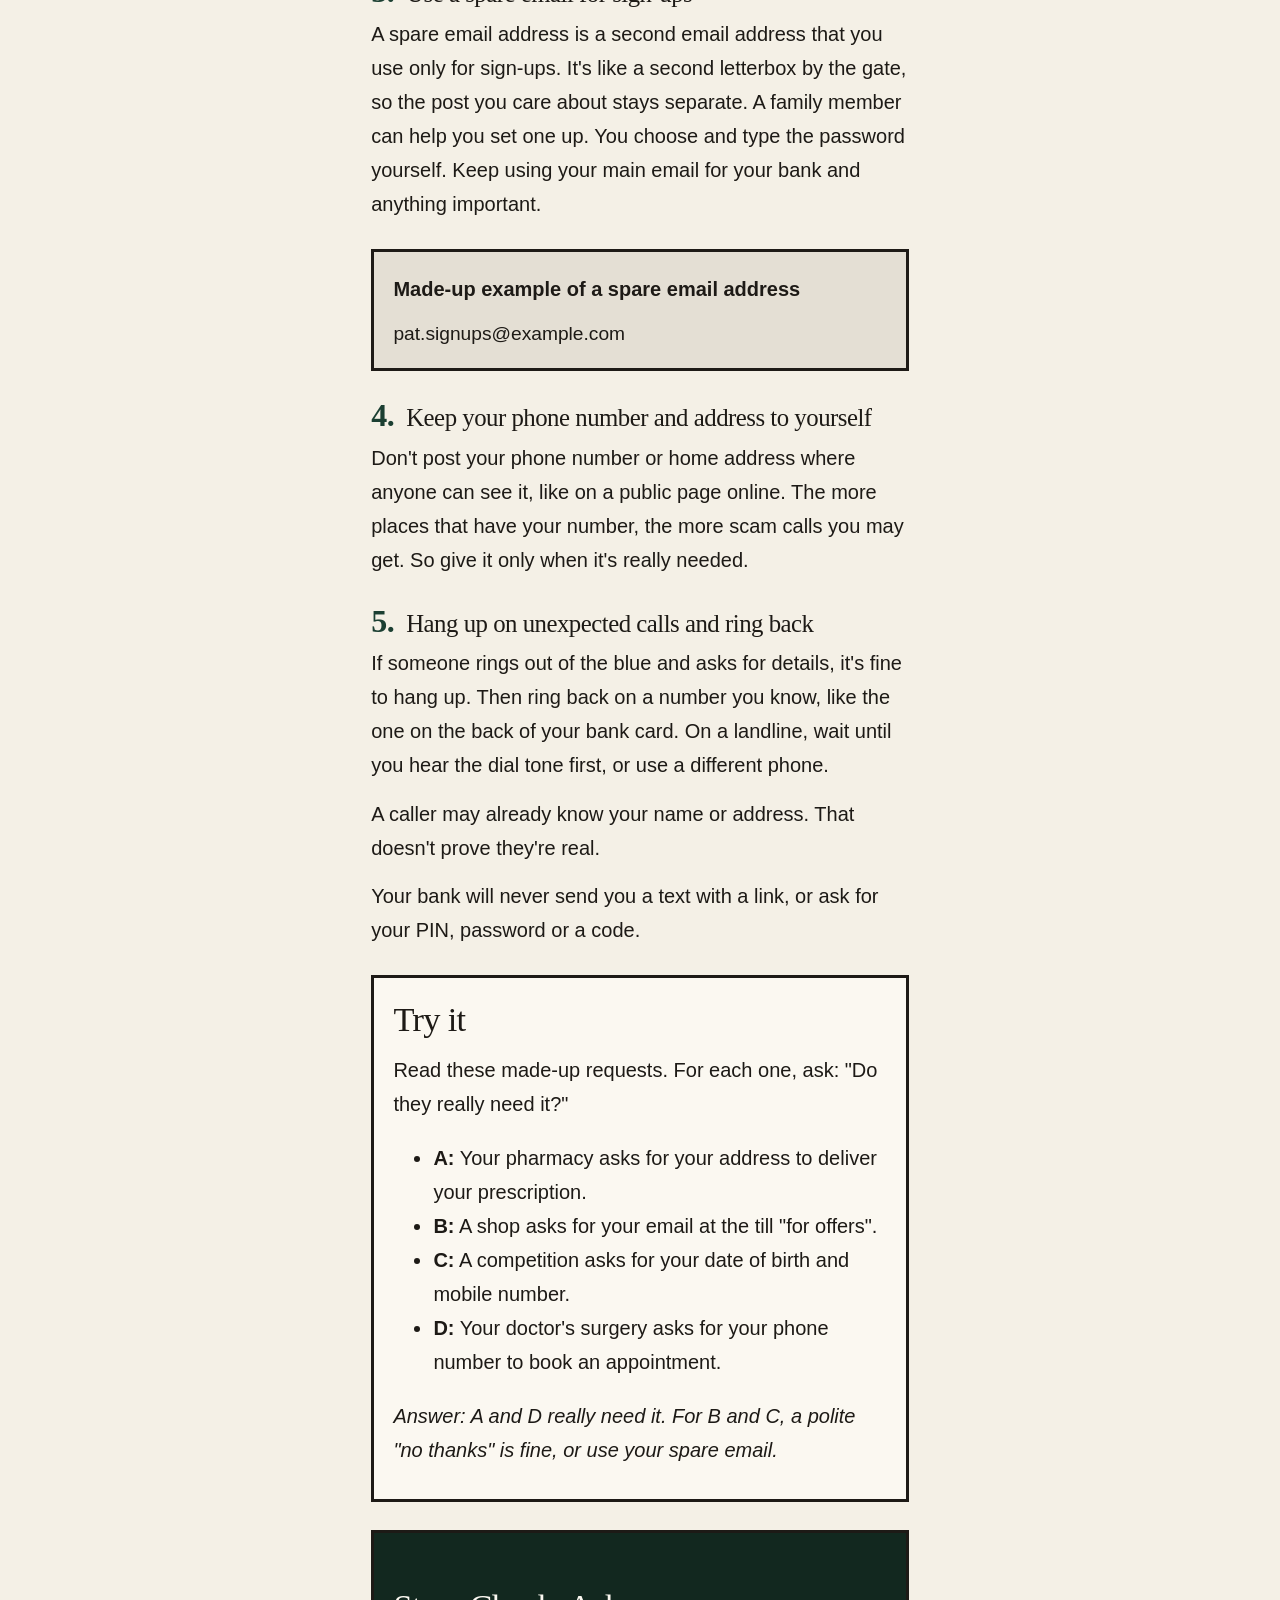
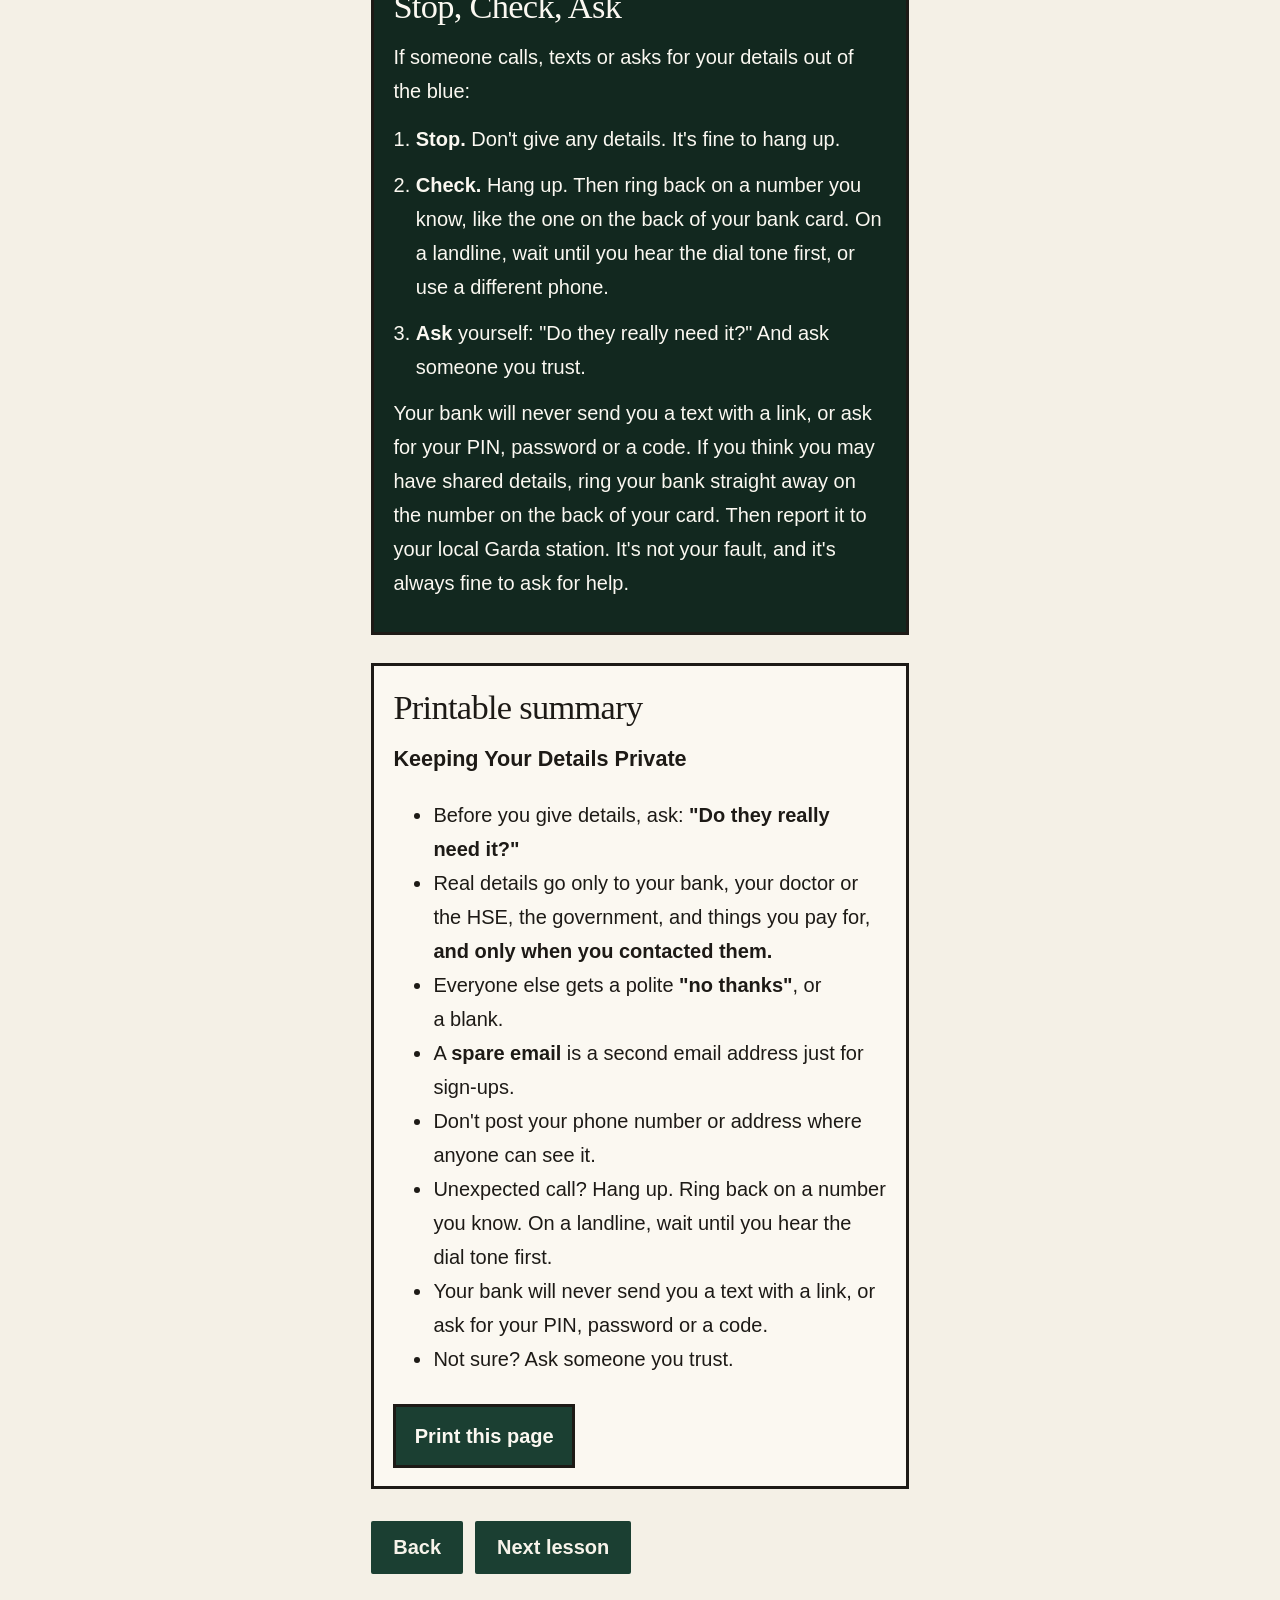
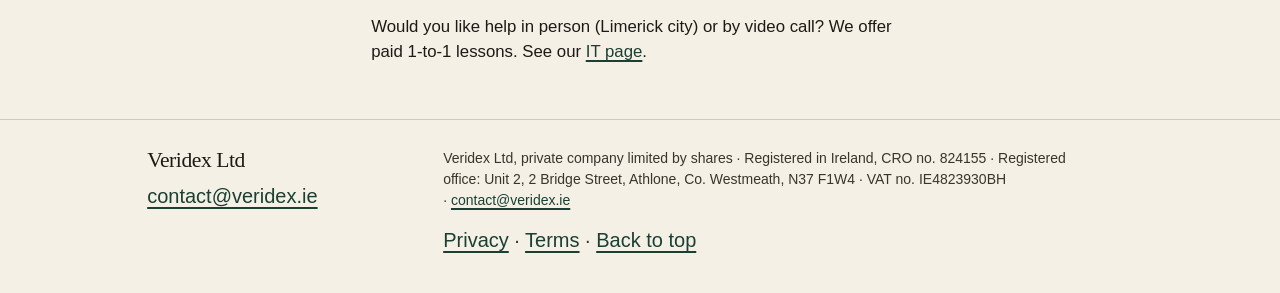
<file: learn/keeping-details-private/index.html>
<!DOCTYPE html>
<html lang="en-IE">
<head>
  <meta charset="utf-8">
  <meta name="viewport" content="width=device-width, initial-scale=1">
  <meta name="color-scheme" content="light">
  <meta name="theme-color" content="#1b3f32">
  <title>Lesson 5: Keeping your details private | Veridex Ltd</title>
  <meta name="description" content="How to keep your details safe by asking one simple question: Do they really need it?">
  <link rel="canonical" href="https://veridex.ie/learn/keeping-details-private/">
  <meta property="og:url" content="https://veridex.ie/learn/keeping-details-private/">
  <meta property="og:title" content="Lesson 5: Keeping your details private | Veridex Ltd">
  <meta property="og:description" content="How to keep your details safe by asking one simple question: Do they really need it?">
  <meta property="og:type" content="website">
  <meta property="og:locale" content="en_IE">
  <meta property="og:image" content="https://veridex.ie/og-veridex.png">
  <meta property="og:image:alt" content="Veridex Ltd. A small Irish business offering IT support and automation, and 3D printed products.">
  <meta name="twitter:card" content="summary_large_image">
  <meta name="twitter:title" content="Lesson 5: Keeping your details private | Veridex Ltd">
  <meta name="twitter:description" content="How to keep your details safe by asking one simple question: Do they really need it?">
  <meta name="twitter:image" content="https://veridex.ie/og-veridex.png">
  <meta name="twitter:image:alt" content="Veridex Ltd. A small Irish business offering IT support and automation, and 3D printed products.">
  <meta http-equiv="Content-Security-Policy" content="default-src 'self'; style-src 'self'; img-src 'self'; font-src 'self'; form-action 'none'; base-uri 'none'; object-src 'none'">
  <link rel="icon" href="/favicon.ico" sizes="any">
  <link rel="icon" href="/favicon.svg" type="image/svg+xml">
  <link rel="stylesheet" href="/styles.css">
</head>
<body id="top" class="learn has-sticky-contact">
  <a class="skip" href="#content">Skip to content</a>

  <header class="site-header">
    <div class="wrap">
      <div class="mast">
        <p class="brand"><a href="/">Veridex Ltd</a></p>
        <p class="mast-place">Ireland</p>
      </div>
      <nav aria-label="Site">
        <ul class="nav" role="list">
          <li role="listitem"><a href="/">Home</a></li>
          <li role="listitem"><a href="/it/">IT &amp; Automation</a></li>
          <li role="listitem"><a href="/learn/">Learn</a></li>
          <li role="listitem"><span class="nav-soon" role="link" aria-disabled="true">Shop (coming soon)</span></li>
          <li role="listitem"><a href="/#contact">Contact</a></li>
        </ul>
      </nav>
    </div>
  </header>

  <main id="content">
    <article class="learn-article">
      <div class="learn-screen">
        <h1>Lesson 5: Keeping your details private</h1>

        <h2>What you'll learn</h2>
        <p>How to keep your details safe by asking one simple question: "Do they really need it?"</p>

        <h2>Steps</h2>
        <h3 class="step-title"><span class="step-num">1.</span> Ask: "Do they really need it?"</h3>
        <p>Your details are things like your phone number, your address, your email and your date of birth. Before you give them, ask yourself: "Do they really need it?"</p>
        <p>Real details usually only need to go to:</p>
        <ul>
          <li>your bank</li>
          <li>your doctor or the HSE</li>
          <li>the government</li>
          <li>anything you pay for or need delivered</li>
        </ul>
        <p>Even then, only give them when you contacted them yourself, or you've checked it's really them. Scammers often pretend to be a bank, the HSE or the government.</p>

        <h3 class="step-title"><span class="step-num">2.</span> Everyone else gets a polite "no thanks"</h3>
        <p>Free Wi-Fi (internet in a café or shop), competitions, newsletters, shops asking at the till and random forms don't need your real details. You can say "no thanks", or leave the box blank.</p>
        <section class="example-box" aria-labelledby="example-heading">
          <p class="example-label" id="example-heading">Made-up example of a free Wi-Fi sign-up page (written for this page, not real)</p>
          <p class="example-text">"Free Wi-Fi! Enter your name, mobile number, home address and date of birth to connect. cafe-wifi.example.com"</p>
        </section>
        <p>Do they really need all that for Wi-Fi? No. Leave it, or give as little as you can.</p>

        <h3 class="step-title"><span class="step-num">3.</span> Use a spare email for sign-ups</h3>
        <p>A spare email address is a second email address that you use only for sign-ups. It's like a second letterbox by the gate, so the post you care about stays separate. A family member can help you set one up. You choose and type the password yourself. Keep using your main email for your bank and anything important.</p>
        <section class="example-box" aria-labelledby="example-heading-2">
          <p class="example-label" id="example-heading-2">Made-up example of a spare email address</p>
          <p class="example-text">pat.signups@example.com</p>
        </section>

        <h3 class="step-title"><span class="step-num">4.</span> Keep your phone number and address to yourself</h3>
        <p>Don't post your phone number or home address where anyone can see it, like on a public page online. The more places that have your number, the more scam calls you may get. So give it only when it's really needed.</p>

        <h3 class="step-title"><span class="step-num">5.</span> Hang up on unexpected calls and ring back</h3>
        <p>If someone rings out of the blue and asks for details, it's fine to hang up. Then ring back on a number you know, like the one on the back of your bank card. On a landline, wait until you hear the dial tone first, or use a different phone.</p>
        <p>A caller may already know your name or address. That doesn't prove they're real.</p>
        <p>Your bank will never send you a text with a link, or ask for your PIN, password or a code.</p>

        <section class="try-box" aria-labelledby="try-heading">
          <h2 id="try-heading">Try it</h2>
          <p>Read these made-up requests. For each one, ask: "Do they really need it?"</p>
          <ul>
            <li><strong>A:</strong> Your pharmacy asks for your address to deliver your prescription.</li>
            <li><strong>B:</strong> A shop asks for your email at the till "for offers".</li>
            <li><strong>C:</strong> A competition asks for your date of birth and mobile number.</li>
            <li><strong>D:</strong> Your doctor's surgery asks for your phone number to book an appointment.</li>
          </ul>
          <p><em>Answer: A and D really need it. For B and C, a polite "no thanks" is fine, or use your spare email.</em></p>
        </section>

        <section class="stop-box" aria-labelledby="stop-heading">
          <h2 id="stop-heading">Stop, Check, Ask</h2>
          <p>If someone calls, texts or asks for your details out of the blue:</p>
          <ol>
            <li><strong>Stop.</strong> Don't give any details. It's fine to hang up.</li>
            <li><strong>Check.</strong> Hang up. Then ring back on a number you know, like the one on the back of your bank card. On a landline, wait until you hear the dial tone first, or use a different phone.</li>
            <li><strong>Ask</strong> yourself: "Do they really need it?" And ask someone you trust.</li>
          </ol>
          <p>Your bank will never send you a text with a link, or ask for your PIN, password or a code. If you think you may have shared details, ring your bank straight away on the number on the back of your card. Then report it to your local Garda station. It's not your fault, and it's always fine to ask for help.</p>
        </section>
      </div>

      <section class="print-box" aria-labelledby="summary-heading">
        <h2 id="summary-heading">Printable summary</h2>
        <p class="print-title"><strong>Keeping Your Details Private</strong></p>
        <ul>
          <li>Before you give details, ask: <strong>"Do they really need it?"</strong></li>
          <li>Real details go only to your bank, your doctor or the HSE, the government, and things you pay for, <strong>and only when you contacted them.</strong></li>
          <li>Everyone else gets a polite <strong>"no thanks"</strong>, or a blank.</li>
          <li>A <strong>spare email</strong> is a second email address just for sign-ups.</li>
          <li>Don't post your phone number or address where anyone can see it.</li>
          <li>Unexpected call? Hang up. Ring back on a number you know. On a landline, wait until you hear the dial tone first.</li>
          <li>Your bank will never send you a text with a link, or ask for your PIN, password or a code.</li>
          <li>Not sure? Ask someone you trust.</li>
        </ul>
        <button type="button" class="print-button">Print this page</button>
      </section>

      <p class="lesson-nav">
        <a class="button" href="/learn/video-calls/">Back</a>
        <a class="button" href="/learn/phone-updates-and-backups/">Next lesson</a>
      </p>

      <p class="lessons-note">Would you like help in person (Limerick city) or by video call? We offer paid 1-to-1 lessons. See our <a href="/it/">IT page</a>.</p>
    </article>
  </main>

  <footer class="site-footer">
    <div class="wrap footer-grid">
      <div>
        <p class="footer-brand">Veridex Ltd</p>
        <p><a href="mailto:contact@veridex.ie">contact@veridex.ie</a></p>
      </div>
      <div>
        <p class="footer-company">Veridex Ltd, private company limited by shares · Registered in Ireland, CRO no. 824155 · Registered office: Unit 2, 2 Bridge Street, Athlone, Co. Westmeath, N37 F1W4 · VAT no. IE4823930BH · <a href="mailto:contact@veridex.ie">contact@veridex.ie</a></p>
        <p class="footer-meta"><a href="/privacy/">Privacy</a> · <a href="/terms/">Terms</a> · <a href="#top">Back to top</a></p>
      </div>
    </div>
  </footer>
  <a class="button sticky-contact" href="mailto:contact@veridex.ie">Get in touch</a>
  <script src="/learn/print.js"></script>
</body>
</html>
</file>
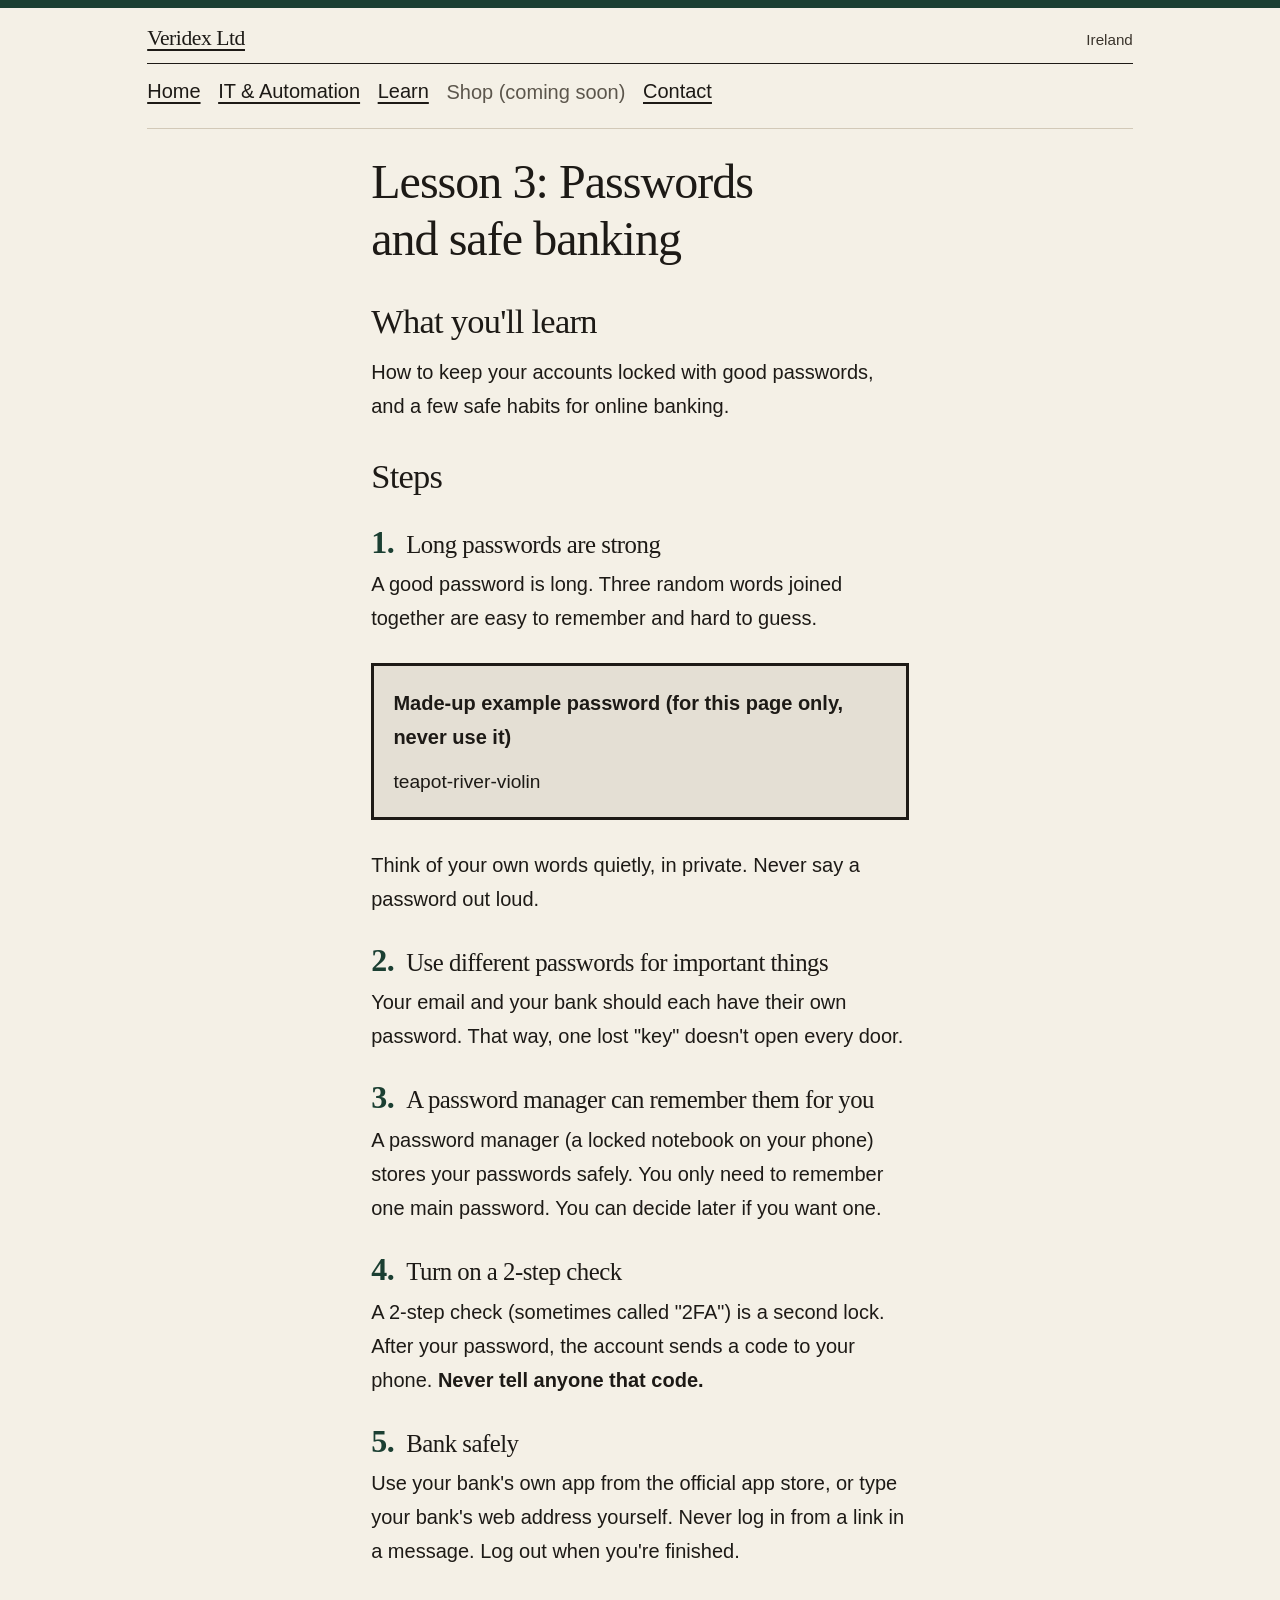
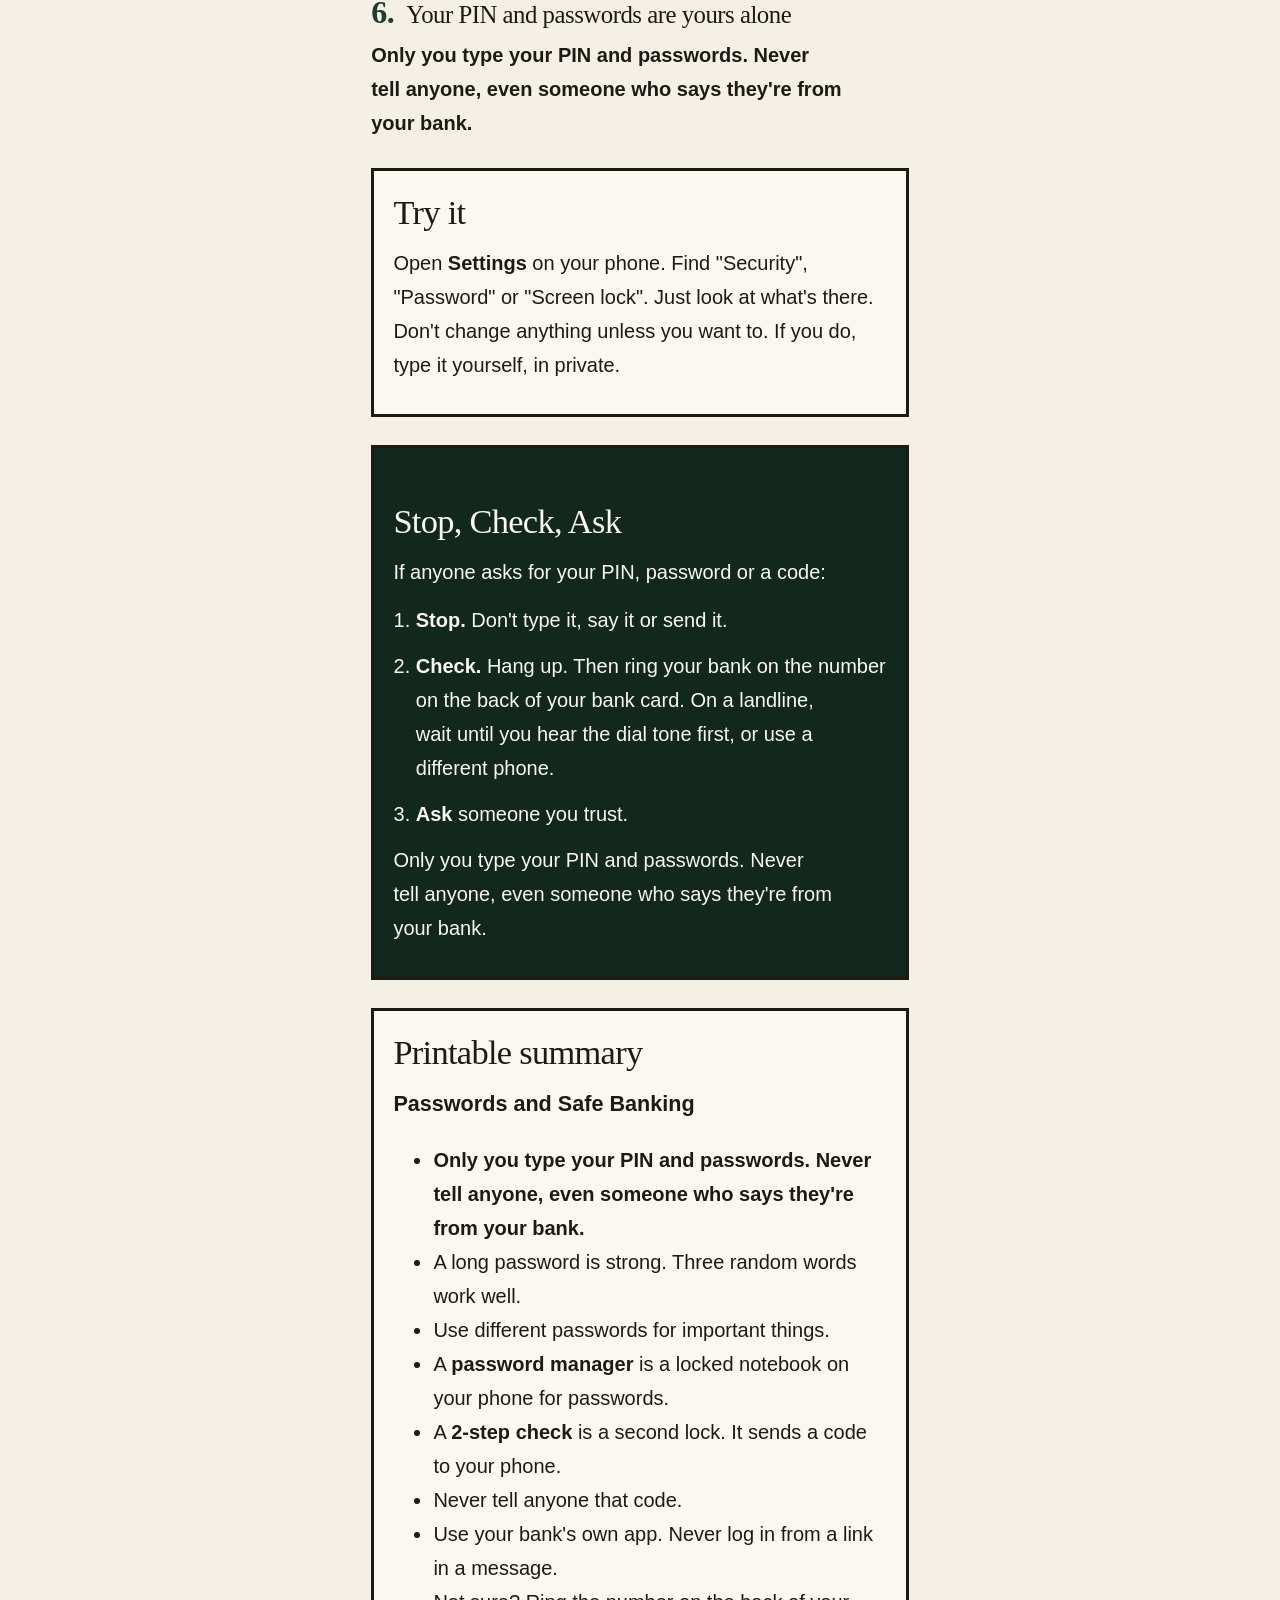
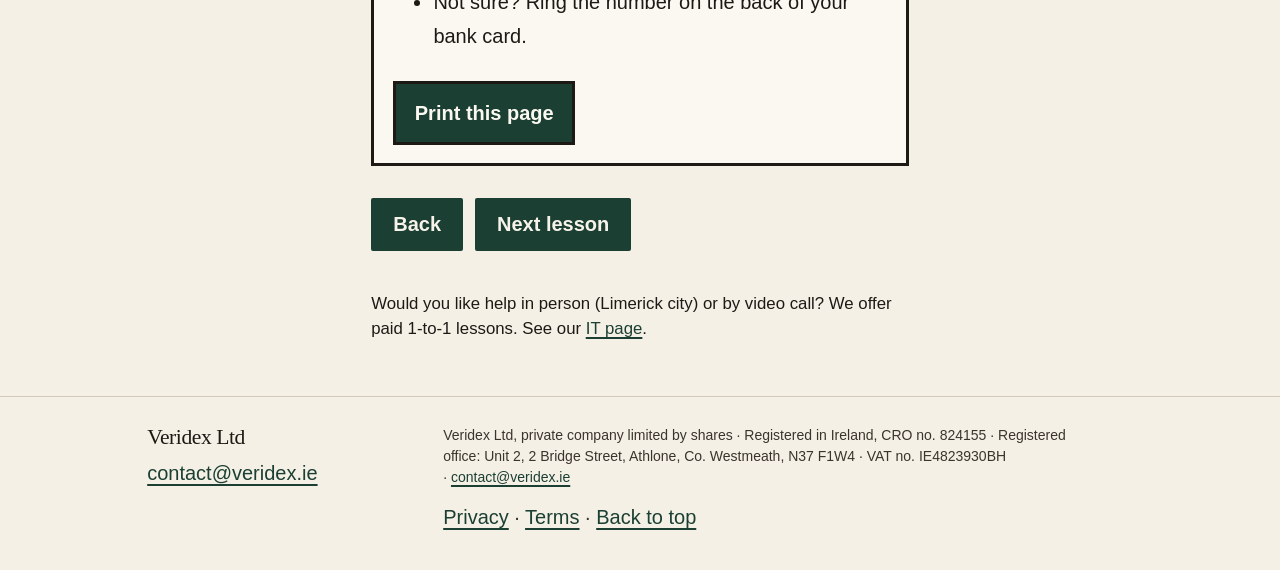
<file: learn/passwords-and-banking/index.html>
<!DOCTYPE html>
<html lang="en-IE">
<head>
  <meta charset="utf-8">
  <meta name="viewport" content="width=device-width, initial-scale=1">
  <meta name="color-scheme" content="light">
  <meta name="theme-color" content="#1b3f32">
  <title>Lesson 3: Passwords and safe banking | Veridex Ltd</title>
  <meta name="description" content="How to keep your accounts locked with good passwords, and a few safe habits for online banking.">
  <link rel="canonical" href="https://veridex.ie/learn/passwords-and-banking/">
  <meta property="og:url" content="https://veridex.ie/learn/passwords-and-banking/">
  <meta property="og:title" content="Lesson 3: Passwords and safe banking | Veridex Ltd">
  <meta property="og:description" content="How to keep your accounts locked with good passwords, and a few safe habits for online banking.">
  <meta property="og:type" content="website">
  <meta property="og:locale" content="en_IE">
  <meta property="og:image" content="https://veridex.ie/og-veridex.png">
  <meta property="og:image:alt" content="Veridex Ltd. A small Irish business offering IT support and automation, and 3D printed products.">
  <meta name="twitter:card" content="summary_large_image">
  <meta name="twitter:title" content="Lesson 3: Passwords and safe banking | Veridex Ltd">
  <meta name="twitter:description" content="How to keep your accounts locked with good passwords, and a few safe habits for online banking.">
  <meta name="twitter:image" content="https://veridex.ie/og-veridex.png">
  <meta name="twitter:image:alt" content="Veridex Ltd. A small Irish business offering IT support and automation, and 3D printed products.">
  <meta http-equiv="Content-Security-Policy" content="default-src 'self'; style-src 'self'; img-src 'self'; font-src 'self'; form-action 'none'; base-uri 'none'; object-src 'none'">
  <link rel="icon" href="/favicon.ico" sizes="any">
  <link rel="icon" href="/favicon.svg" type="image/svg+xml">
  <link rel="stylesheet" href="/styles.css">
</head>
<body id="top" class="learn has-sticky-contact">
  <a class="skip" href="#content">Skip to content</a>

  <header class="site-header">
    <div class="wrap">
      <div class="mast">
        <p class="brand"><a href="/">Veridex Ltd</a></p>
        <p class="mast-place">Ireland</p>
      </div>
      <nav aria-label="Site">
        <ul class="nav" role="list">
          <li role="listitem"><a href="/">Home</a></li>
          <li role="listitem"><a href="/it/">IT &amp; Automation</a></li>
          <li role="listitem"><a href="/learn/">Learn</a></li>
          <li role="listitem"><span class="nav-soon" role="link" aria-disabled="true">Shop (coming soon)</span></li>
          <li role="listitem"><a href="/#contact">Contact</a></li>
        </ul>
      </nav>
    </div>
  </header>

  <main id="content">
    <article class="learn-article">
      <div class="learn-screen">
        <h1>Lesson 3: Passwords and safe banking</h1>

        <h2>What you'll learn</h2>
        <p>How to keep your accounts locked with good passwords, and a few safe habits for online banking.</p>

        <h2>Steps</h2>
        <h3 class="step-title"><span class="step-num">1.</span> Long passwords are strong</h3>
        <p>A good password is long. Three random words joined together are easy to remember and hard to guess.</p>
        <section class="example-box" aria-labelledby="example-heading">
          <p class="example-label" id="example-heading">Made-up example password (for this page only, never use it)</p>
          <p class="example-text">teapot-river-violin</p>
        </section>
        <p>Think of your own words quietly, in private. Never say a password out loud.</p>

        <h3 class="step-title"><span class="step-num">2.</span> Use different passwords for important things</h3>
        <p>Your email and your bank should each have their own password. That way, one lost "key" doesn't open every door.</p>

        <h3 class="step-title"><span class="step-num">3.</span> A password manager can remember them for you</h3>
        <p>A password manager (a locked notebook on your phone) stores your passwords safely. You only need to remember one main password. You can decide later if you want one.</p>

        <h3 class="step-title"><span class="step-num">4.</span> Turn on a 2-step check</h3>
        <p>A 2-step check (sometimes called "2FA") is a second lock. After your password, the account sends a code to your phone. <strong>Never tell anyone that code.</strong></p>

        <h3 class="step-title"><span class="step-num">5.</span> Bank safely</h3>
        <p>Use your bank's own app from the official app store, or type your bank's web address yourself. Never log in from a link in a message. Log out when you're finished.</p>

        <h3 class="step-title"><span class="step-num">6.</span> Your PIN and passwords are yours alone</h3>
        <p><strong>Only you type your PIN and passwords. Never tell anyone, even someone who says they're from your bank.</strong></p>

        <section class="try-box" aria-labelledby="try-heading">
          <h2 id="try-heading">Try it</h2>
          <p>Open <strong>Settings</strong> on your phone. Find "Security", "Password" or "Screen lock". Just look at what's there. Don't change anything unless you want to. If you do, type it yourself, in private.</p>
        </section>

        <section class="stop-box" aria-labelledby="stop-heading">
          <h2 id="stop-heading">Stop, Check, Ask</h2>
          <p>If anyone asks for your PIN, password or a code:</p>
          <ol>
            <li><strong>Stop.</strong> Don't type it, say it or send it.</li>
            <li><strong>Check.</strong> Hang up. Then ring your bank on the number on the back of your bank card. On a landline, wait until you hear the dial tone first, or use a different phone.</li>
            <li><strong>Ask</strong> someone you trust.</li>
          </ol>
          <p>Only you type your PIN and passwords. Never tell anyone, even someone who says they're from your bank.</p>
        </section>
      </div>

      <section class="print-box" aria-labelledby="summary-heading">
        <h2 id="summary-heading">Printable summary</h2>
        <p class="print-title"><strong>Passwords and Safe Banking</strong></p>
        <ul>
          <li><strong>Only you type your PIN and passwords. Never tell anyone, even someone who says they're from your bank.</strong></li>
          <li>A long password is strong. Three random words work well.</li>
          <li>Use different passwords for important things.</li>
          <li>A <strong>password manager</strong> is a locked notebook on your phone for passwords.</li>
          <li>A <strong>2-step check</strong> is a second lock. It sends a code to your phone.</li>
          <li>Never tell anyone that code.</li>
          <li>Use your bank's own app. Never log in from a link in a message.</li>
          <li>Not sure? Ring the number on the back of your bank card.</li>
        </ul>
        <button type="button" class="print-button">Print this page</button>
      </section>

      <p class="lesson-nav">
        <a class="button" href="/learn/scam-messages/">Back</a>
        <a class="button" href="/learn/video-calls/">Next lesson</a>
      </p>

      <p class="lessons-note">Would you like help in person (Limerick city) or by video call? We offer paid 1-to-1 lessons. See our <a href="/it/">IT page</a>.</p>
    </article>
  </main>

  <footer class="site-footer">
    <div class="wrap footer-grid">
      <div>
        <p class="footer-brand">Veridex Ltd</p>
        <p><a href="mailto:contact@veridex.ie">contact@veridex.ie</a></p>
      </div>
      <div>
        <p class="footer-company">Veridex Ltd, private company limited by shares · Registered in Ireland, CRO no. 824155 · Registered office: Unit 2, 2 Bridge Street, Athlone, Co. Westmeath, N37 F1W4 · VAT no. IE4823930BH · <a href="mailto:contact@veridex.ie">contact@veridex.ie</a></p>
        <p class="footer-meta"><a href="/privacy/">Privacy</a> · <a href="/terms/">Terms</a> · <a href="#top">Back to top</a></p>
      </div>
    </div>
  </footer>
  <a class="button sticky-contact" href="mailto:contact@veridex.ie">Get in touch</a>
  <script src="/learn/print.js"></script>
</body>
</html>
</file>
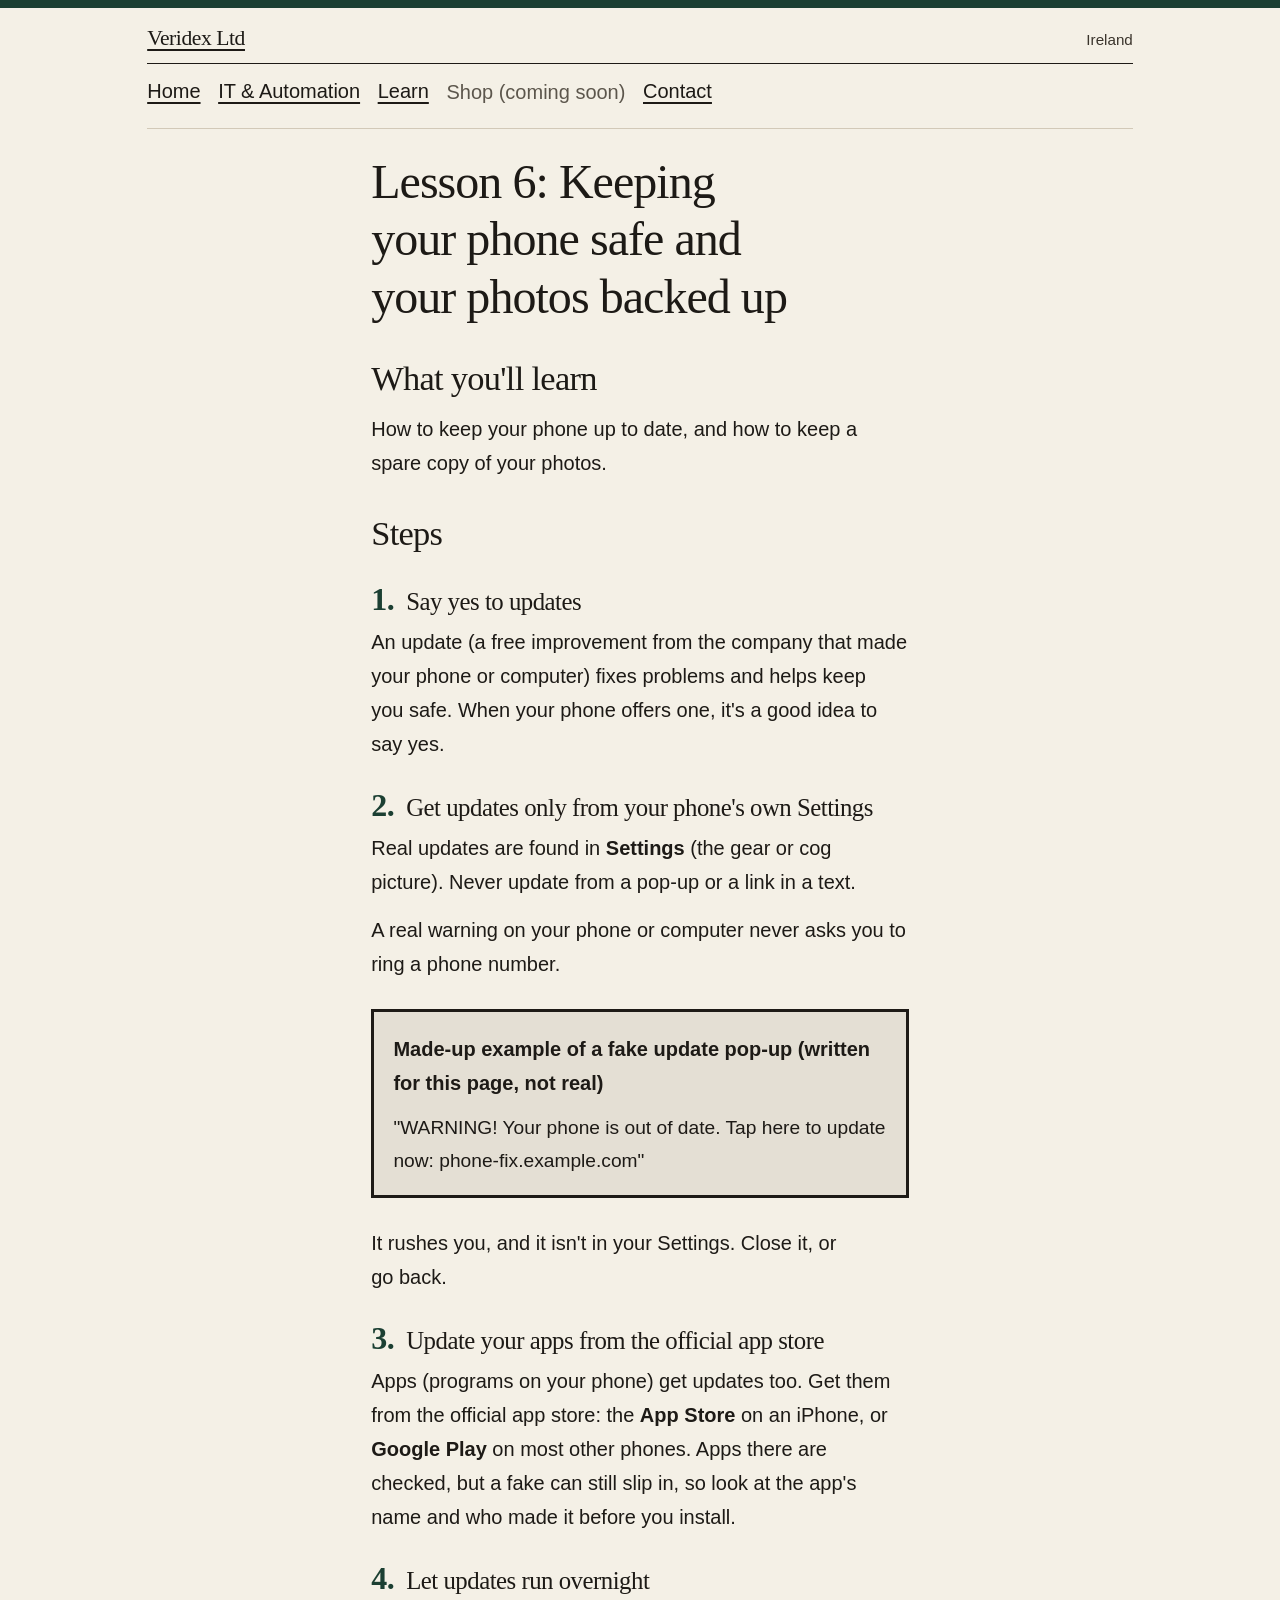
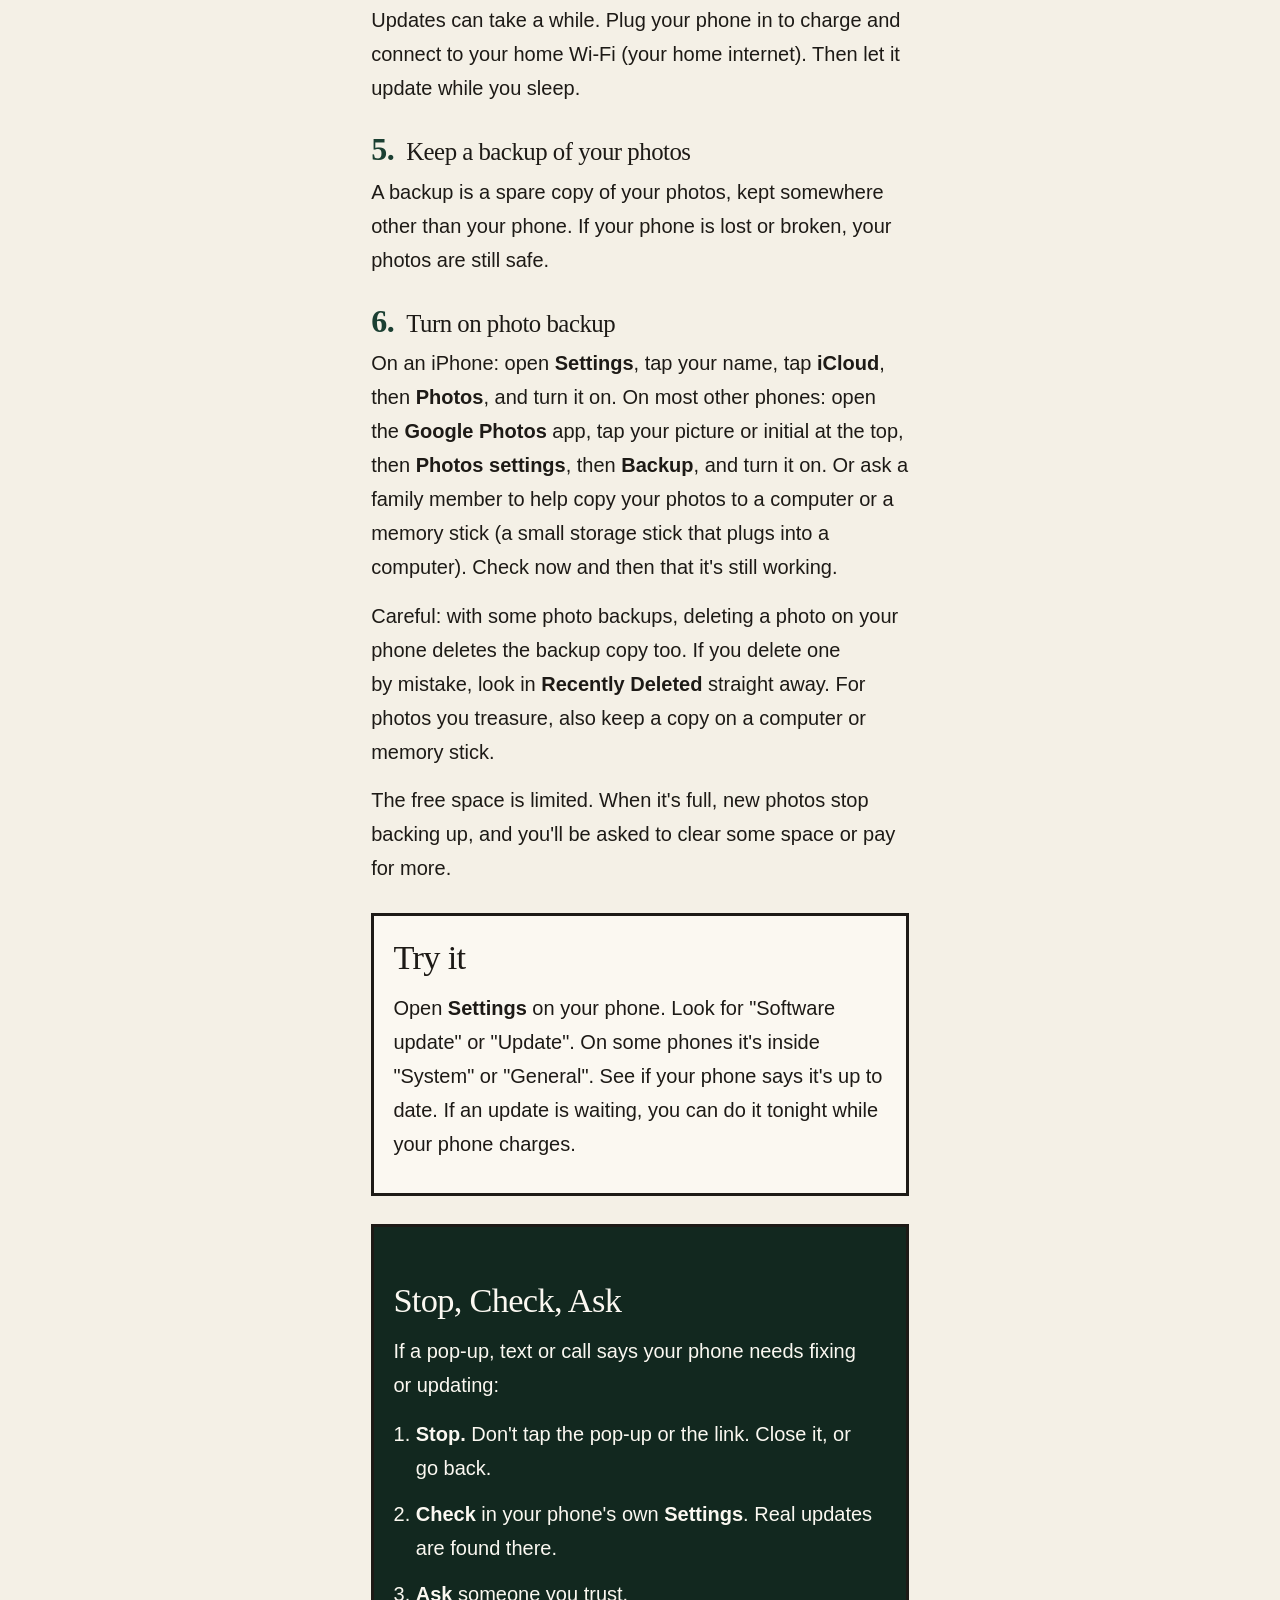
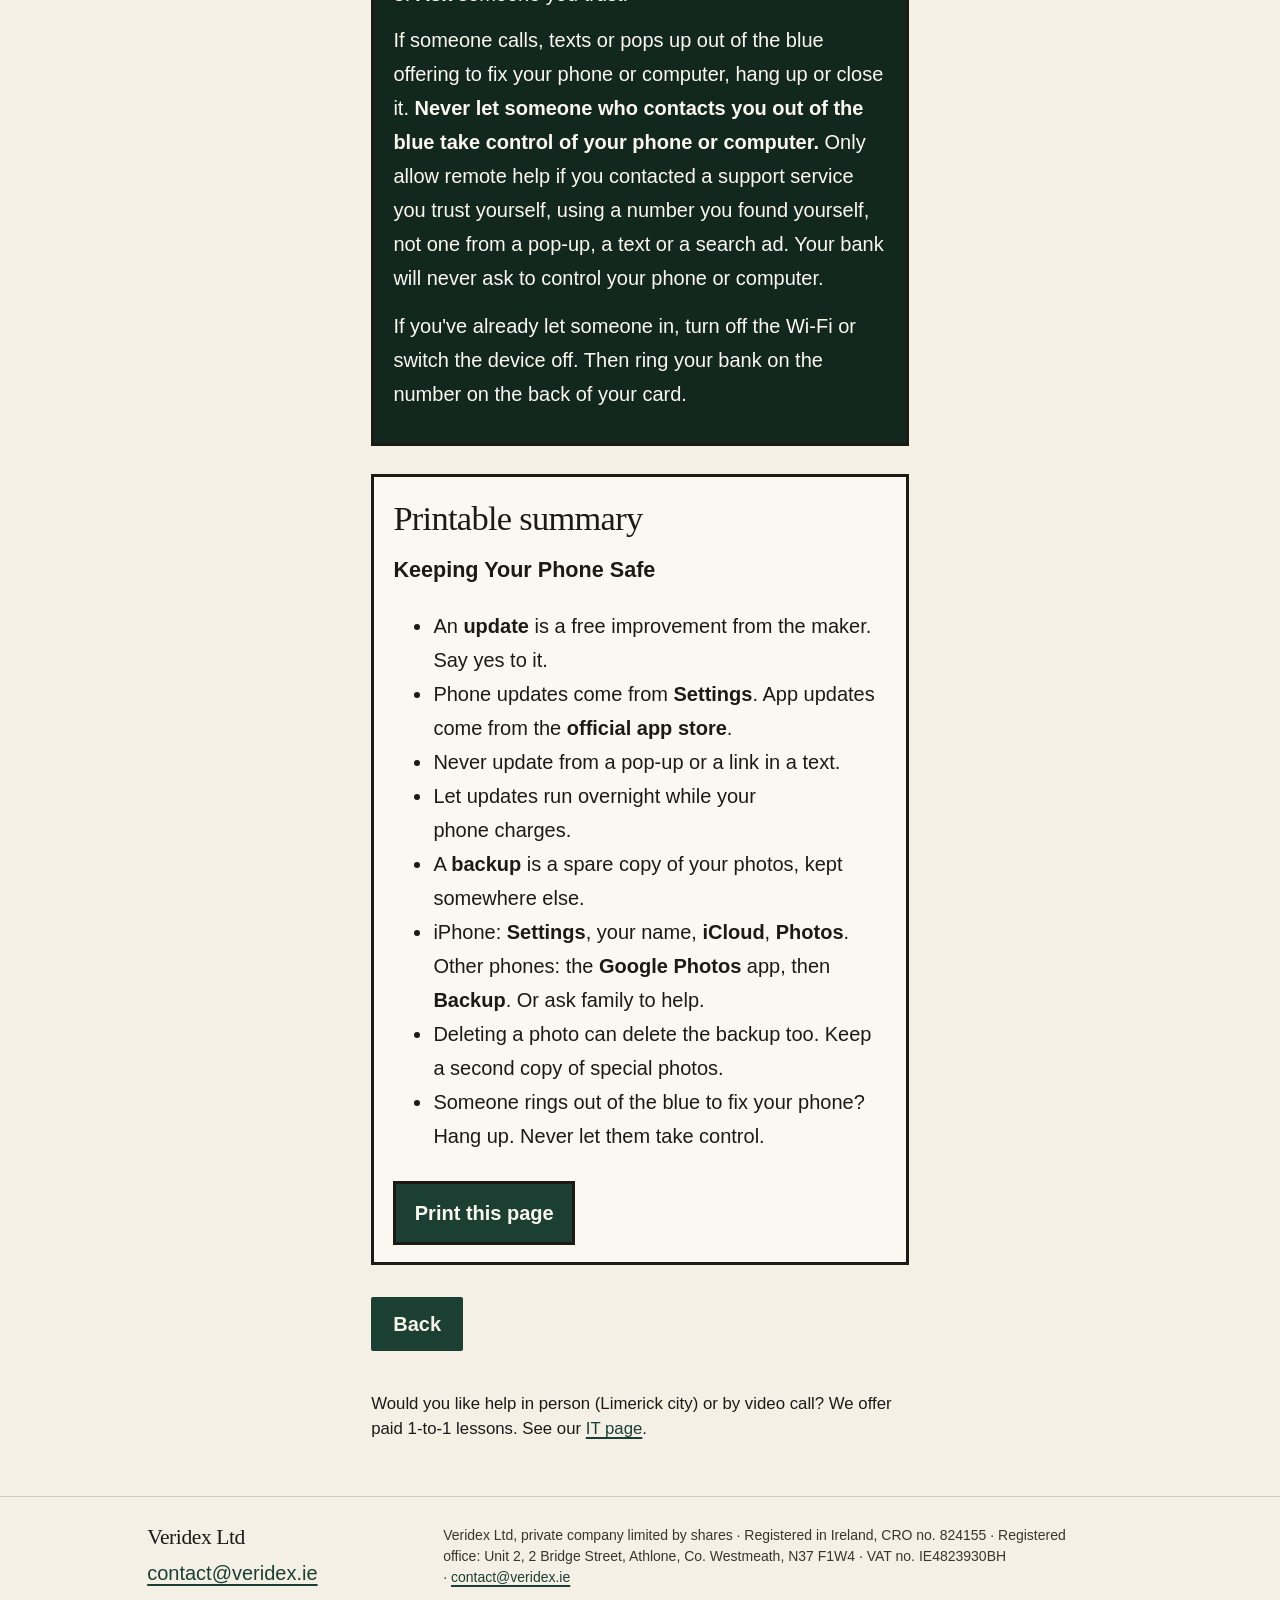
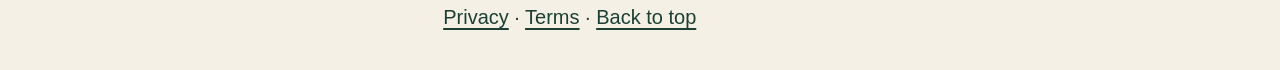
<file: learn/phone-updates-and-backups/index.html>
<!DOCTYPE html>
<html lang="en-IE">
<head>
  <meta charset="utf-8">
  <meta name="viewport" content="width=device-width, initial-scale=1">
  <meta name="color-scheme" content="light">
  <meta name="theme-color" content="#1b3f32">
  <title>Lesson 6: Keeping your phone safe and your photos backed up | Veridex Ltd</title>
  <meta name="description" content="How to keep your phone up to date, and how to keep a spare copy of your photos.">
  <link rel="canonical" href="https://veridex.ie/learn/phone-updates-and-backups/">
  <meta property="og:url" content="https://veridex.ie/learn/phone-updates-and-backups/">
  <meta property="og:title" content="Lesson 6: Keeping your phone safe and your photos backed up | Veridex Ltd">
  <meta property="og:description" content="How to keep your phone up to date, and how to keep a spare copy of your photos.">
  <meta property="og:type" content="website">
  <meta property="og:locale" content="en_IE">
  <meta property="og:image" content="https://veridex.ie/og-veridex.png">
  <meta property="og:image:alt" content="Veridex Ltd. A small Irish business offering IT support and automation, and 3D printed products.">
  <meta name="twitter:card" content="summary_large_image">
  <meta name="twitter:title" content="Lesson 6: Keeping your phone safe and your photos backed up | Veridex Ltd">
  <meta name="twitter:description" content="How to keep your phone up to date, and how to keep a spare copy of your photos.">
  <meta name="twitter:image" content="https://veridex.ie/og-veridex.png">
  <meta name="twitter:image:alt" content="Veridex Ltd. A small Irish business offering IT support and automation, and 3D printed products.">
  <meta http-equiv="Content-Security-Policy" content="default-src 'self'; style-src 'self'; img-src 'self'; font-src 'self'; form-action 'none'; base-uri 'none'; object-src 'none'">
  <link rel="icon" href="/favicon.ico" sizes="any">
  <link rel="icon" href="/favicon.svg" type="image/svg+xml">
  <link rel="stylesheet" href="/styles.css">
</head>
<body id="top" class="learn has-sticky-contact">
  <a class="skip" href="#content">Skip to content</a>

  <header class="site-header">
    <div class="wrap">
      <div class="mast">
        <p class="brand"><a href="/">Veridex Ltd</a></p>
        <p class="mast-place">Ireland</p>
      </div>
      <nav aria-label="Site">
        <ul class="nav" role="list">
          <li role="listitem"><a href="/">Home</a></li>
          <li role="listitem"><a href="/it/">IT &amp; Automation</a></li>
          <li role="listitem"><a href="/learn/">Learn</a></li>
          <li role="listitem"><span class="nav-soon" role="link" aria-disabled="true">Shop (coming soon)</span></li>
          <li role="listitem"><a href="/#contact">Contact</a></li>
        </ul>
      </nav>
    </div>
  </header>

  <main id="content">
    <article class="learn-article">
      <div class="learn-screen">
        <h1>Lesson 6: Keeping your phone safe and your photos backed up</h1>

        <h2>What you'll learn</h2>
        <p>How to keep your phone up to date, and how to keep a spare copy of your photos.</p>

        <h2>Steps</h2>
        <h3 class="step-title"><span class="step-num">1.</span> Say yes to updates</h3>
        <p>An update (a free improvement from the company that made your phone or computer) fixes problems and helps keep you safe. When your phone offers one, it's a good idea to say yes.</p>

        <h3 class="step-title"><span class="step-num">2.</span> Get updates only from your phone's own Settings</h3>
        <p>Real updates are found in <strong>Settings</strong> (the gear or cog picture). Never update from a pop-up or a link in a text.</p>
        <p>A real warning on your phone or computer never asks you to ring a phone number.</p>
        <section class="example-box" aria-labelledby="example-heading">
          <p class="example-label" id="example-heading">Made-up example of a fake update pop-up (written for this page, not real)</p>
          <p class="example-text">"WARNING! Your phone is out of date. Tap here to update now: phone-fix.example.com"</p>
        </section>
        <p>It rushes you, and it isn't in your Settings. Close it, or go back.</p>

        <h3 class="step-title"><span class="step-num">3.</span> Update your apps from the official app store</h3>
        <p>Apps (programs on your phone) get updates too. Get them from the official app store: the <strong>App Store</strong> on an iPhone, or <strong>Google Play</strong> on most other phones. Apps there are checked, but a fake can still slip in, so look at the app's name and who made it before you install.</p>

        <h3 class="step-title"><span class="step-num">4.</span> Let updates run overnight</h3>
        <p>Updates can take a while. Plug your phone in to charge and connect to your home Wi-Fi (your home internet). Then let it update while you sleep.</p>

        <h3 class="step-title"><span class="step-num">5.</span> Keep a backup of your photos</h3>
        <p>A backup is a spare copy of your photos, kept somewhere other than your phone. If your phone is lost or broken, your photos are still safe.</p>

        <h3 class="step-title"><span class="step-num">6.</span> Turn on photo backup</h3>
        <p>On an iPhone: open <strong>Settings</strong>, tap your name, tap <strong>iCloud</strong>, then <strong>Photos</strong>, and turn it on. On most other phones: open the <strong>Google Photos</strong> app, tap your picture or initial at the top, then <strong>Photos settings</strong>, then <strong>Backup</strong>, and turn it on. Or ask a family member to help copy your photos to a computer or a memory stick (a small storage stick that plugs into a computer). Check now and then that it's still working.</p>
        <p>Careful: with some photo backups, deleting a photo on your phone deletes the backup copy too. If you delete one by mistake, look in <strong>Recently Deleted</strong> straight away. For photos you treasure, also keep a copy on a computer or memory stick.</p>
        <p>The free space is limited. When it's full, new photos stop backing up, and you'll be asked to clear some space or pay for more.</p>

        <section class="try-box" aria-labelledby="try-heading">
          <h2 id="try-heading">Try it</h2>
          <p>Open <strong>Settings</strong> on your phone. Look for "Software update" or "Update". On some phones it's inside "System" or "General". See if your phone says it's up to date. If an update is waiting, you can do it tonight while your phone charges.</p>
        </section>

        <section class="stop-box" aria-labelledby="stop-heading">
          <h2 id="stop-heading">Stop, Check, Ask</h2>
          <p>If a pop-up, text or call says your phone needs fixing or updating:</p>
          <ol>
            <li><strong>Stop.</strong> Don't tap the pop-up or the link. Close it, or go back.</li>
            <li><strong>Check</strong> in your phone's own <strong>Settings</strong>. Real updates are found there.</li>
            <li><strong>Ask</strong> someone you trust.</li>
          </ol>
          <p>If someone calls, texts or pops up out of the blue offering to fix your phone or computer, hang up or close it. <strong>Never let someone who contacts you out of the blue take control of your phone or computer.</strong> Only allow remote help if you contacted a support service you trust yourself, using a number you found yourself, not one from a pop-up, a text or a search ad. Your bank will never ask to control your phone or computer.</p>
          <p>If you've already let someone in, turn off the Wi-Fi or switch the device off. Then ring your bank on the number on the back of your card.</p>
        </section>
      </div>

      <section class="print-box" aria-labelledby="summary-heading">
        <h2 id="summary-heading">Printable summary</h2>
        <p class="print-title"><strong>Keeping Your Phone Safe</strong></p>
        <ul>
          <li>An <strong>update</strong> is a free improvement from the maker. Say yes to it.</li>
          <li>Phone updates come from <strong>Settings</strong>. App updates come from the <strong>official app store</strong>.</li>
          <li>Never update from a pop-up or a link in a text.</li>
          <li>Let updates run overnight while your phone charges.</li>
          <li>A <strong>backup</strong> is a spare copy of your photos, kept somewhere else.</li>
          <li>iPhone: <strong>Settings</strong>, your name, <strong>iCloud</strong>, <strong>Photos</strong>. Other phones: the <strong>Google Photos</strong> app, then <strong>Backup</strong>. Or ask family to help.</li>
          <li>Deleting a photo can delete the backup too. Keep a second copy of special photos.</li>
          <li>Someone rings out of the blue to fix your phone? Hang up. Never let them take control.</li>
        </ul>
        <button type="button" class="print-button">Print this page</button>
      </section>

      <p class="lesson-nav">
        <a class="button" href="/learn/keeping-details-private/">Back</a>
      </p>

      <p class="lessons-note">Would you like help in person (Limerick city) or by video call? We offer paid 1-to-1 lessons. See our <a href="/it/">IT page</a>.</p>
    </article>
  </main>

  <footer class="site-footer">
    <div class="wrap footer-grid">
      <div>
        <p class="footer-brand">Veridex Ltd</p>
        <p><a href="mailto:contact@veridex.ie">contact@veridex.ie</a></p>
      </div>
      <div>
        <p class="footer-company">Veridex Ltd, private company limited by shares · Registered in Ireland, CRO no. 824155 · Registered office: Unit 2, 2 Bridge Street, Athlone, Co. Westmeath, N37 F1W4 · VAT no. IE4823930BH · <a href="mailto:contact@veridex.ie">contact@veridex.ie</a></p>
        <p class="footer-meta"><a href="/privacy/">Privacy</a> · <a href="/terms/">Terms</a> · <a href="#top">Back to top</a></p>
      </div>
    </div>
  </footer>
  <a class="button sticky-contact" href="mailto:contact@veridex.ie">Get in touch</a>
  <script src="/learn/print.js"></script>
</body>
</html>
</file>
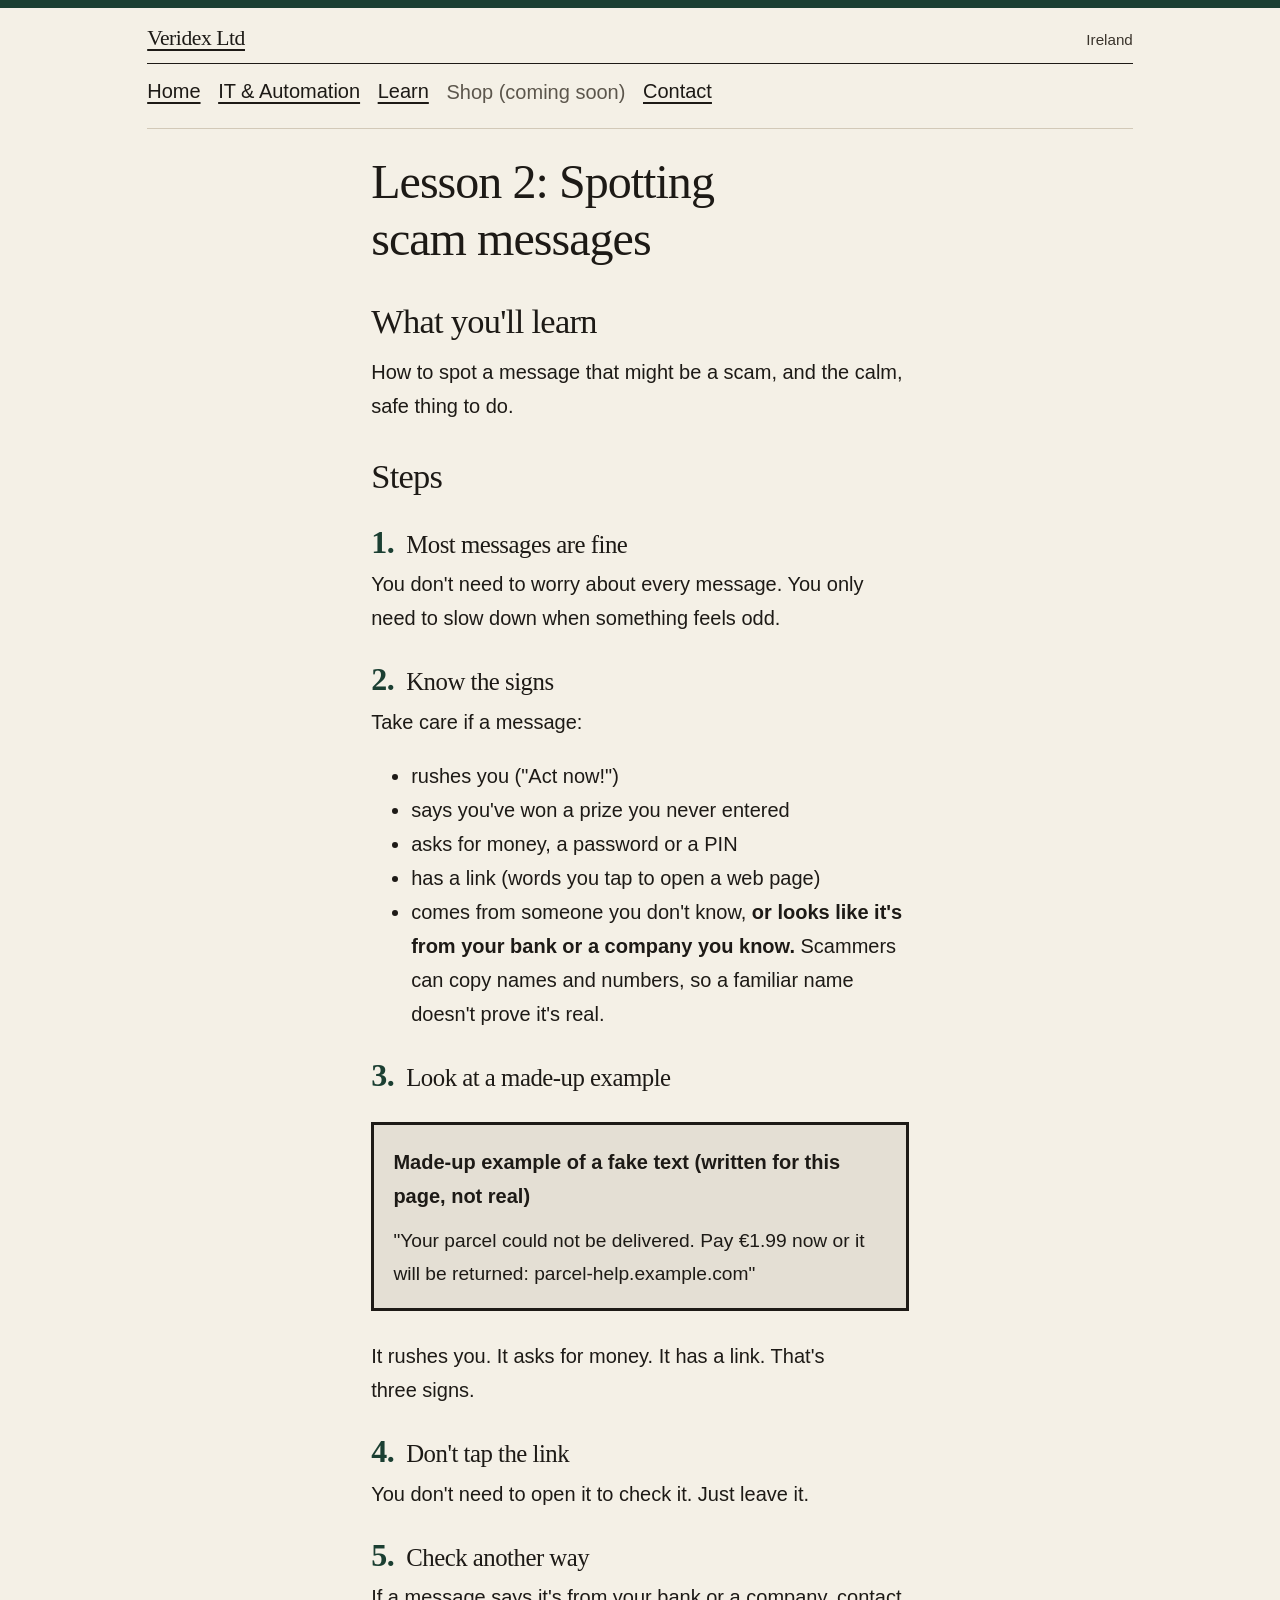
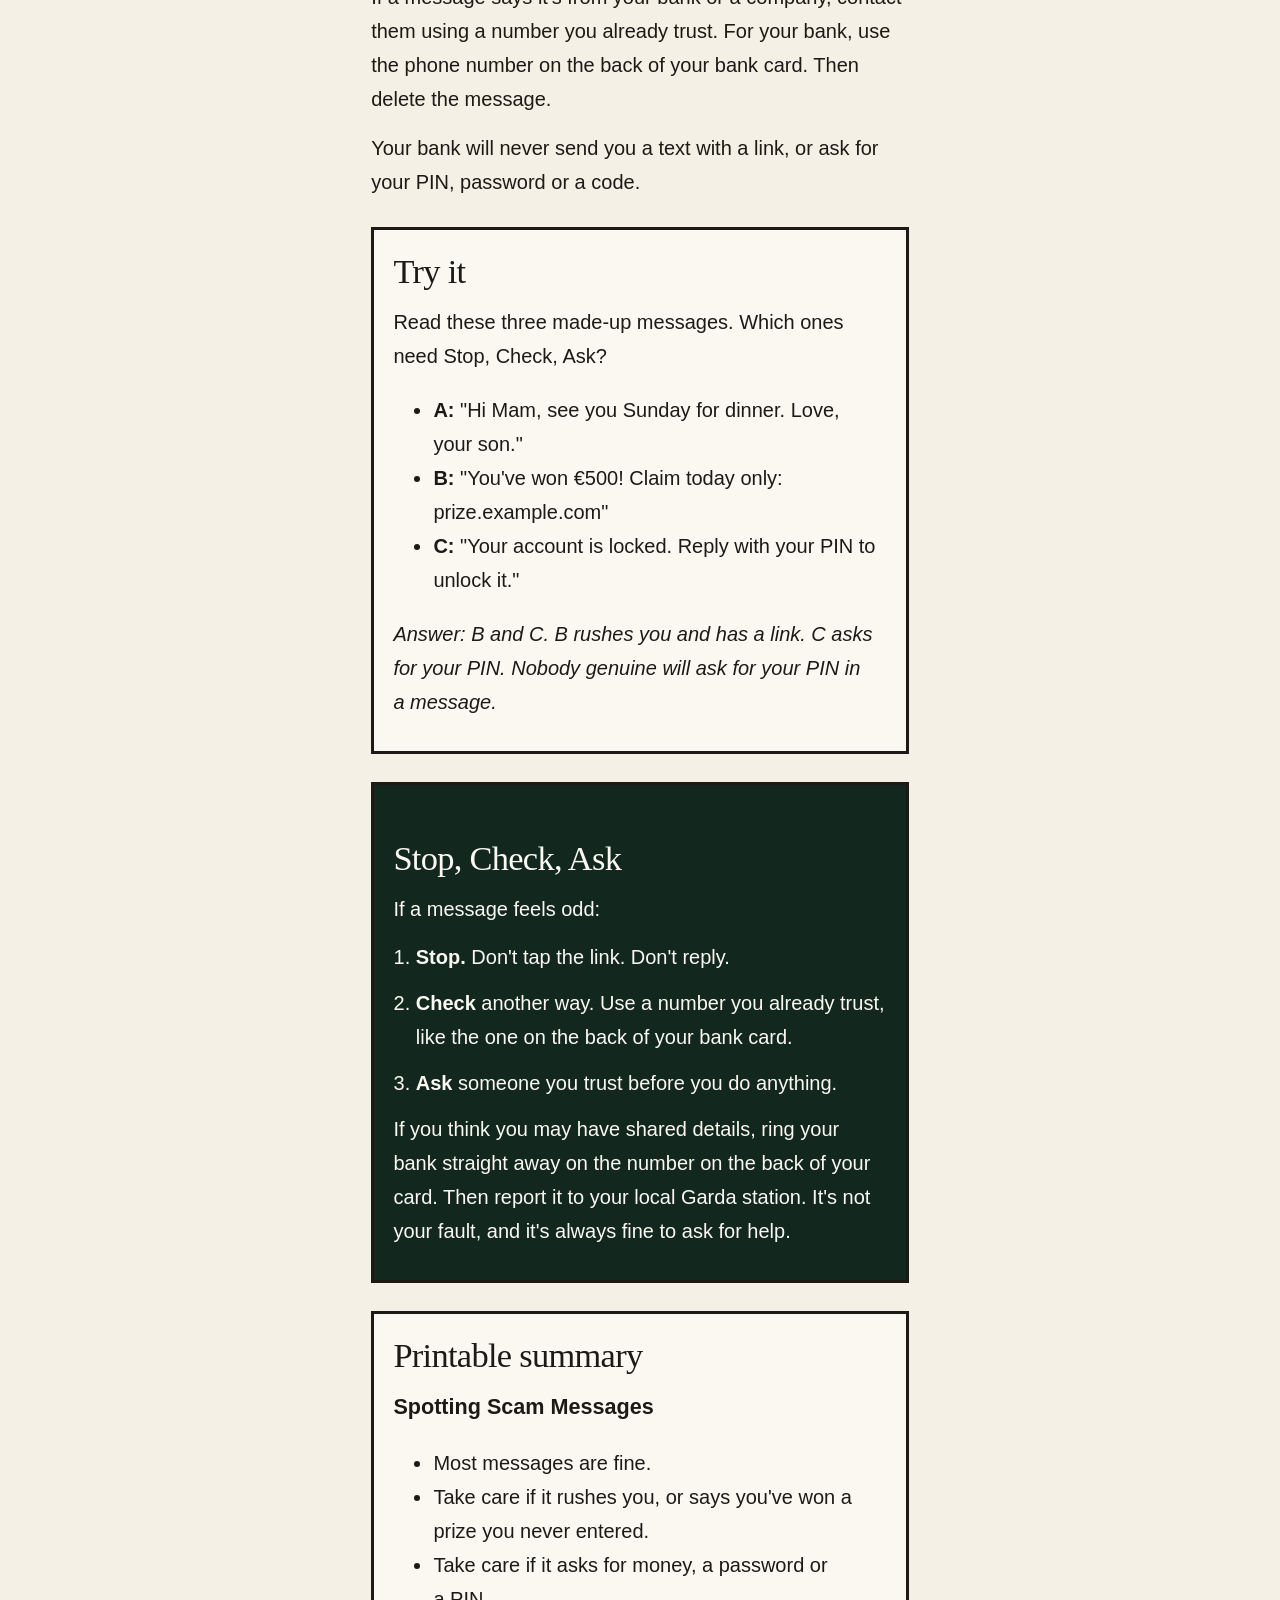
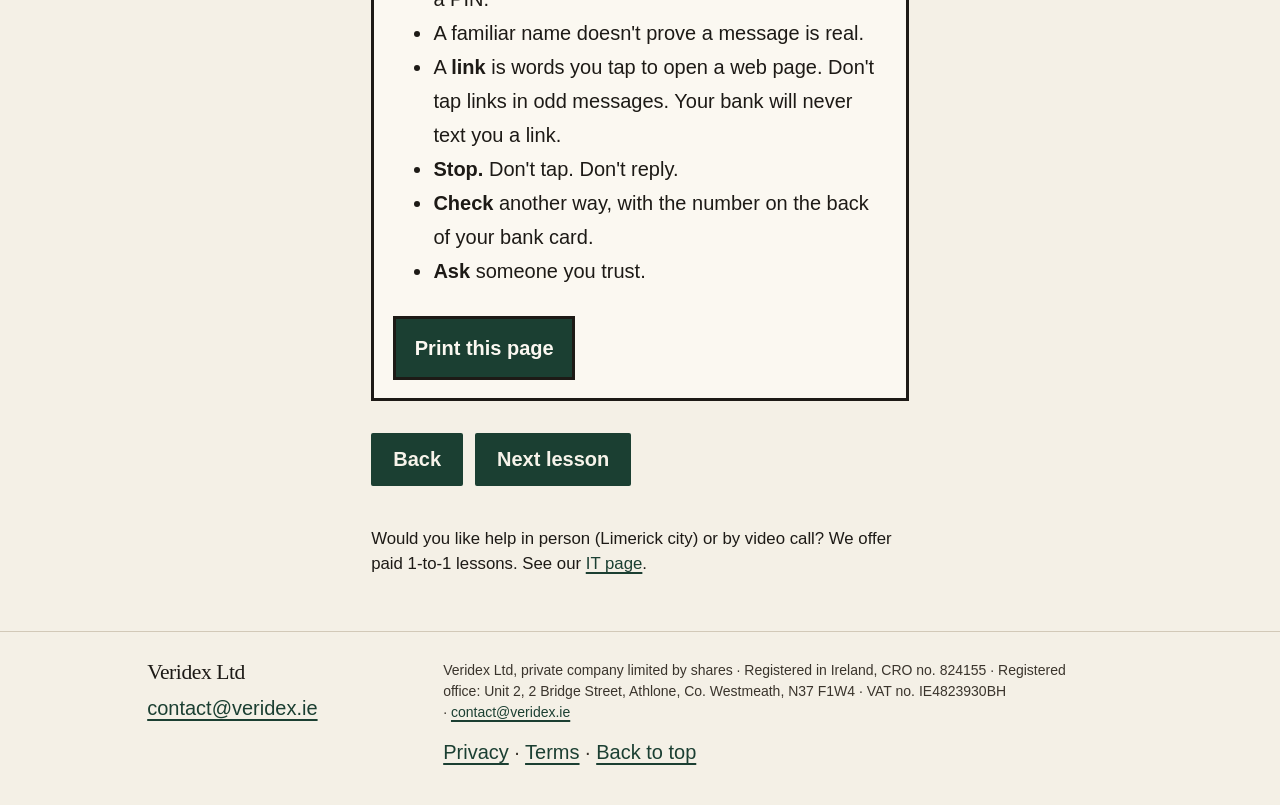
<file: learn/scam-messages/index.html>
<!DOCTYPE html>
<html lang="en-IE">
<head>
  <meta charset="utf-8">
  <meta name="viewport" content="width=device-width, initial-scale=1">
  <meta name="color-scheme" content="light">
  <meta name="theme-color" content="#1b3f32">
  <title>Lesson 2: Spotting scam messages | Veridex Ltd</title>
  <meta name="description" content="How to spot a message that might be a scam, and the calm, safe thing to do.">
  <link rel="canonical" href="https://veridex.ie/learn/scam-messages/">
  <meta property="og:url" content="https://veridex.ie/learn/scam-messages/">
  <meta property="og:title" content="Lesson 2: Spotting scam messages | Veridex Ltd">
  <meta property="og:description" content="How to spot a message that might be a scam, and the calm, safe thing to do.">
  <meta property="og:type" content="website">
  <meta property="og:locale" content="en_IE">
  <meta property="og:image" content="https://veridex.ie/og-veridex.png">
  <meta property="og:image:alt" content="Veridex Ltd. A small Irish business offering IT support and automation, and 3D printed products.">
  <meta name="twitter:card" content="summary_large_image">
  <meta name="twitter:title" content="Lesson 2: Spotting scam messages | Veridex Ltd">
  <meta name="twitter:description" content="How to spot a message that might be a scam, and the calm, safe thing to do.">
  <meta name="twitter:image" content="https://veridex.ie/og-veridex.png">
  <meta name="twitter:image:alt" content="Veridex Ltd. A small Irish business offering IT support and automation, and 3D printed products.">
  <meta http-equiv="Content-Security-Policy" content="default-src 'self'; style-src 'self'; img-src 'self'; font-src 'self'; form-action 'none'; base-uri 'none'; object-src 'none'">
  <link rel="icon" href="/favicon.ico" sizes="any">
  <link rel="icon" href="/favicon.svg" type="image/svg+xml">
  <link rel="stylesheet" href="/styles.css">
</head>
<body id="top" class="learn has-sticky-contact">
  <a class="skip" href="#content">Skip to content</a>

  <header class="site-header">
    <div class="wrap">
      <div class="mast">
        <p class="brand"><a href="/">Veridex Ltd</a></p>
        <p class="mast-place">Ireland</p>
      </div>
      <nav aria-label="Site">
        <ul class="nav" role="list">
          <li role="listitem"><a href="/">Home</a></li>
          <li role="listitem"><a href="/it/">IT &amp; Automation</a></li>
          <li role="listitem"><a href="/learn/">Learn</a></li>
          <li role="listitem"><span class="nav-soon" role="link" aria-disabled="true">Shop (coming soon)</span></li>
          <li role="listitem"><a href="/#contact">Contact</a></li>
        </ul>
      </nav>
    </div>
  </header>

  <main id="content">
    <article class="learn-article">
      <div class="learn-screen">
        <h1>Lesson 2: Spotting scam messages</h1>

        <h2>What you'll learn</h2>
        <p>How to spot a message that might be a scam, and the calm, safe thing to do.</p>

        <h2>Steps</h2>
        <h3 class="step-title"><span class="step-num">1.</span> Most messages are fine</h3>
        <p>You don't need to worry about every message. You only need to slow down when something feels odd.</p>

        <h3 class="step-title"><span class="step-num">2.</span> Know the signs</h3>
        <p>Take care if a message:</p>
        <ul>
          <li>rushes you ("Act now!")</li>
          <li>says you've won a prize you never entered</li>
          <li>asks for money, a password or a PIN</li>
          <li>has a link (words you tap to open a web page)</li>
          <li>comes from someone you don't know, <strong>or looks like it's from your bank or a company you know.</strong> Scammers can copy names and numbers, so a familiar name doesn't prove it's real.</li>
        </ul>

        <h3 class="step-title"><span class="step-num">3.</span> Look at a made-up example</h3>
        <section class="example-box" aria-labelledby="example-heading">
          <p class="example-label" id="example-heading">Made-up example of a fake text (written for this page, not real)</p>
          <p class="example-text">"Your parcel could not be delivered. Pay €1.99 now or it will be returned: parcel-help.example.com"</p>
        </section>
        <p>It rushes you. It asks for money. It has a link. That's three signs.</p>

        <h3 class="step-title"><span class="step-num">4.</span> Don't tap the link</h3>
        <p>You don't need to open it to check it. Just leave it.</p>

        <h3 class="step-title"><span class="step-num">5.</span> Check another way</h3>
        <p>If a message says it's from your bank or a company, contact them using a number you already trust. For your bank, use the phone number on the back of your bank card. Then delete the message.</p>
        <p>Your bank will never send you a text with a link, or ask for your PIN, password or a code.</p>

        <section class="try-box" aria-labelledby="try-heading">
          <h2 id="try-heading">Try it</h2>
          <p>Read these three made-up messages. Which ones need Stop, Check, Ask?</p>
          <ul>
            <li><strong>A:</strong> "Hi Mam, see you Sunday for dinner. Love, your son."</li>
            <li><strong>B:</strong> "You've won €500! Claim today only: prize.example.com"</li>
            <li><strong>C:</strong> "Your account is locked. Reply with your PIN to unlock it."</li>
          </ul>
          <p><em>Answer: B and C. B rushes you and has a link. C asks for your PIN. Nobody genuine will ask for your PIN in a message.</em></p>
        </section>

        <section class="stop-box" aria-labelledby="stop-heading">
          <h2 id="stop-heading">Stop, Check, Ask</h2>
          <p>If a message feels odd:</p>
          <ol>
            <li><strong>Stop.</strong> Don't tap the link. Don't reply.</li>
            <li><strong>Check</strong> another way. Use a number you already trust, like the one on the back of your bank card.</li>
            <li><strong>Ask</strong> someone you trust before you do anything.</li>
          </ol>
          <p>If you think you may have shared details, ring your bank straight away on the number on the back of your card. Then report it to your local Garda station. It's not your fault, and it's always fine to ask for help.</p>
        </section>
      </div>

      <section class="print-box" aria-labelledby="summary-heading">
        <h2 id="summary-heading">Printable summary</h2>
        <p class="print-title"><strong>Spotting Scam Messages</strong></p>
        <ul>
          <li>Most messages are fine.</li>
          <li>Take care if it rushes you, or says you've won a prize you never entered.</li>
          <li>Take care if it asks for money, a password or a PIN.</li>
          <li>A familiar name doesn't prove a message is real.</li>
          <li>A <strong>link</strong> is words you tap to open a web page. Don't tap links in odd messages. Your bank will never text you a link.</li>
          <li><strong>Stop.</strong> Don't tap. Don't reply.</li>
          <li><strong>Check</strong> another way, with the number on the back of your bank card.</li>
          <li><strong>Ask</strong> someone you trust.</li>
        </ul>
        <button type="button" class="print-button">Print this page</button>
      </section>

      <p class="lesson-nav">
        <a class="button" href="/learn/getting-started/">Back</a>
        <a class="button" href="/learn/passwords-and-banking/">Next lesson</a>
      </p>

      <p class="lessons-note">Would you like help in person (Limerick city) or by video call? We offer paid 1-to-1 lessons. See our <a href="/it/">IT page</a>.</p>
    </article>
  </main>

  <footer class="site-footer">
    <div class="wrap footer-grid">
      <div>
        <p class="footer-brand">Veridex Ltd</p>
        <p><a href="mailto:contact@veridex.ie">contact@veridex.ie</a></p>
      </div>
      <div>
        <p class="footer-company">Veridex Ltd, private company limited by shares · Registered in Ireland, CRO no. 824155 · Registered office: Unit 2, 2 Bridge Street, Athlone, Co. Westmeath, N37 F1W4 · VAT no. IE4823930BH · <a href="mailto:contact@veridex.ie">contact@veridex.ie</a></p>
        <p class="footer-meta"><a href="/privacy/">Privacy</a> · <a href="/terms/">Terms</a> · <a href="#top">Back to top</a></p>
      </div>
    </div>
  </footer>
  <a class="button sticky-contact" href="mailto:contact@veridex.ie">Get in touch</a>
  <script src="/learn/print.js"></script>
</body>
</html>
</file>
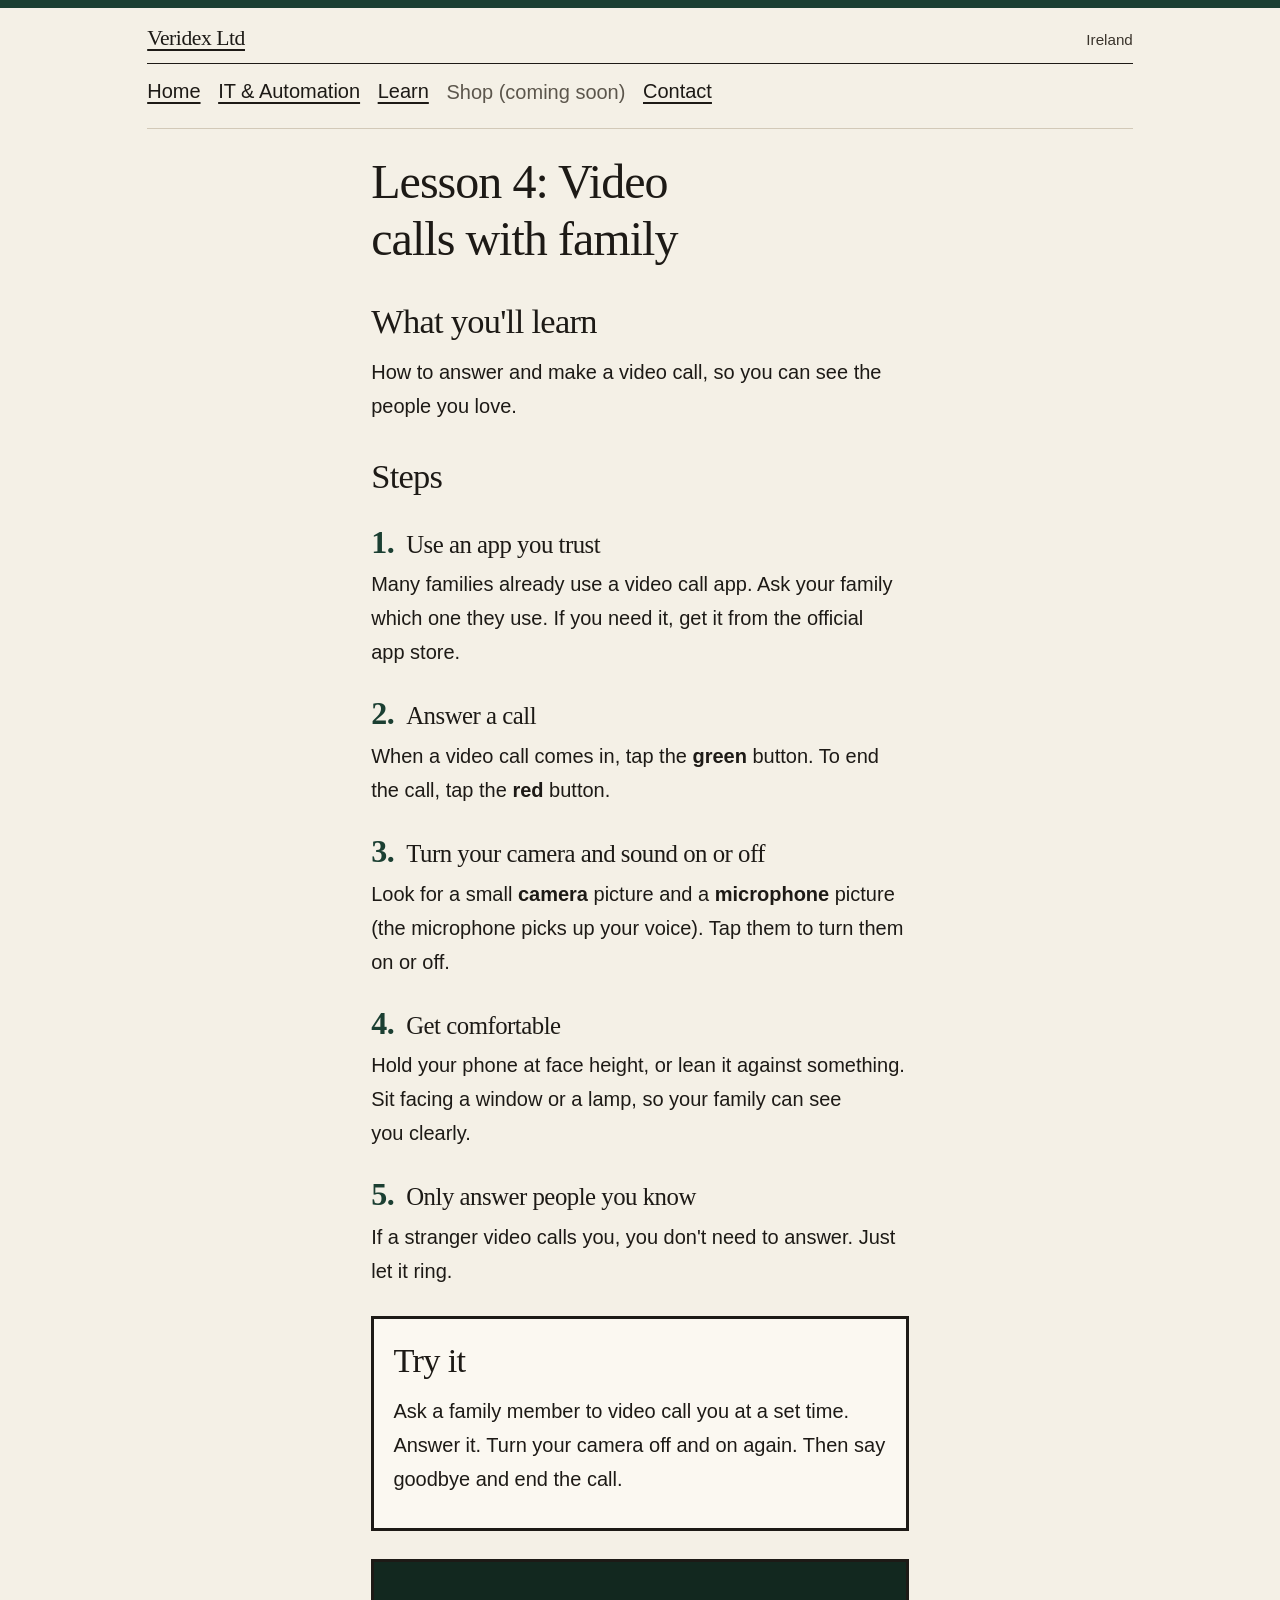
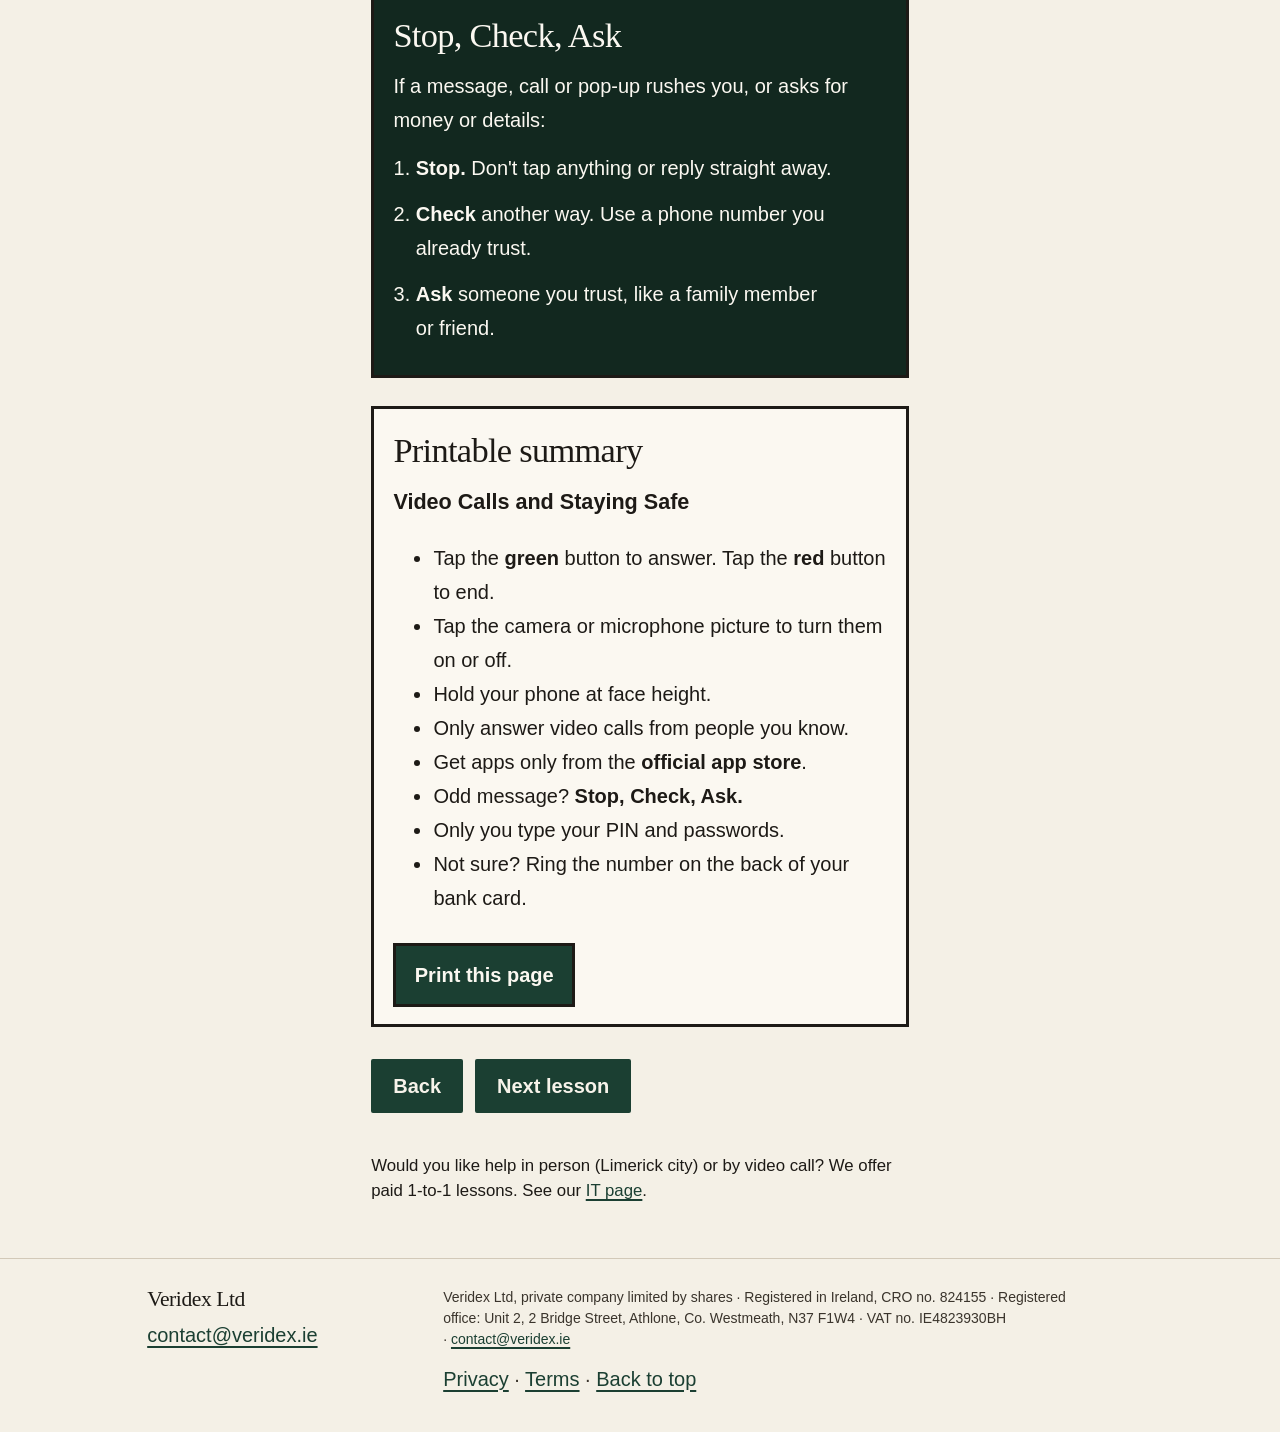
<file: learn/video-calls/index.html>
<!DOCTYPE html>
<html lang="en-IE">
<head>
  <meta charset="utf-8">
  <meta name="viewport" content="width=device-width, initial-scale=1">
  <meta name="color-scheme" content="light">
  <meta name="theme-color" content="#1b3f32">
  <title>Lesson 4: Video calls with family | Veridex Ltd</title>
  <meta name="description" content="How to answer and make a video call, so you can see the people you love.">
  <link rel="canonical" href="https://veridex.ie/learn/video-calls/">
  <meta property="og:url" content="https://veridex.ie/learn/video-calls/">
  <meta property="og:title" content="Lesson 4: Video calls with family | Veridex Ltd">
  <meta property="og:description" content="How to answer and make a video call, so you can see the people you love.">
  <meta property="og:type" content="website">
  <meta property="og:locale" content="en_IE">
  <meta property="og:image" content="https://veridex.ie/og-veridex.png">
  <meta property="og:image:alt" content="Veridex Ltd. A small Irish business offering IT support and automation, and 3D printed products.">
  <meta name="twitter:card" content="summary_large_image">
  <meta name="twitter:title" content="Lesson 4: Video calls with family | Veridex Ltd">
  <meta name="twitter:description" content="How to answer and make a video call, so you can see the people you love.">
  <meta name="twitter:image" content="https://veridex.ie/og-veridex.png">
  <meta name="twitter:image:alt" content="Veridex Ltd. A small Irish business offering IT support and automation, and 3D printed products.">
  <meta http-equiv="Content-Security-Policy" content="default-src 'self'; style-src 'self'; img-src 'self'; font-src 'self'; form-action 'none'; base-uri 'none'; object-src 'none'">
  <link rel="icon" href="/favicon.ico" sizes="any">
  <link rel="icon" href="/favicon.svg" type="image/svg+xml">
  <link rel="stylesheet" href="/styles.css">
</head>
<body id="top" class="learn has-sticky-contact">
  <a class="skip" href="#content">Skip to content</a>

  <header class="site-header">
    <div class="wrap">
      <div class="mast">
        <p class="brand"><a href="/">Veridex Ltd</a></p>
        <p class="mast-place">Ireland</p>
      </div>
      <nav aria-label="Site">
        <ul class="nav" role="list">
          <li role="listitem"><a href="/">Home</a></li>
          <li role="listitem"><a href="/it/">IT &amp; Automation</a></li>
          <li role="listitem"><a href="/learn/">Learn</a></li>
          <li role="listitem"><span class="nav-soon" role="link" aria-disabled="true">Shop (coming soon)</span></li>
          <li role="listitem"><a href="/#contact">Contact</a></li>
        </ul>
      </nav>
    </div>
  </header>

  <main id="content">
    <article class="learn-article">
      <div class="learn-screen">
        <h1>Lesson 4: Video calls with family</h1>

        <h2>What you'll learn</h2>
        <p>How to answer and make a video call, so you can see the people you love.</p>

        <h2>Steps</h2>
        <h3 class="step-title"><span class="step-num">1.</span> Use an app you trust</h3>
        <p>Many families already use a video call app. Ask your family which one they use. If you need it, get it from the official app store.</p>

        <h3 class="step-title"><span class="step-num">2.</span> Answer a call</h3>
        <p>When a video call comes in, tap the <strong>green</strong> button. To end the call, tap the <strong>red</strong> button.</p>

        <h3 class="step-title"><span class="step-num">3.</span> Turn your camera and sound on or off</h3>
        <p>Look for a small <strong>camera</strong> picture and a <strong>microphone</strong> picture (the microphone picks up your voice). Tap them to turn them on or off.</p>

        <h3 class="step-title"><span class="step-num">4.</span> Get comfortable</h3>
        <p>Hold your phone at face height, or lean it against something. Sit facing a window or a lamp, so your family can see you clearly.</p>

        <h3 class="step-title"><span class="step-num">5.</span> Only answer people you know</h3>
        <p>If a stranger video calls you, you don't need to answer. Just let it ring.</p>

        <section class="try-box" aria-labelledby="try-heading">
          <h2 id="try-heading">Try it</h2>
          <p>Ask a family member to video call you at a set time. Answer it. Turn your camera off and on again. Then say goodbye and end the call.</p>
        </section>

        <section class="stop-box" aria-labelledby="stop-heading">
          <h2 id="stop-heading">Stop, Check, Ask</h2>
          <p>If a message, call or pop-up rushes you, or asks for money or details:</p>
          <ol>
            <li><strong>Stop.</strong> Don't tap anything or reply straight away.</li>
            <li><strong>Check</strong> another way. Use a phone number you already trust.</li>
            <li><strong>Ask</strong> someone you trust, like a family member or friend.</li>
          </ol>
        </section>
      </div>

      <section class="print-box" aria-labelledby="summary-heading">
        <h2 id="summary-heading">Printable summary</h2>
        <p class="print-title"><strong>Video Calls and Staying Safe</strong></p>
        <ul>
          <li>Tap the <strong>green</strong> button to answer. Tap the <strong>red</strong> button to end.</li>
          <li>Tap the camera or microphone picture to turn them on or off.</li>
          <li>Hold your phone at face height.</li>
          <li>Only answer video calls from people you know.</li>
          <li>Get apps only from the <strong>official app store</strong>.</li>
          <li>Odd message? <strong>Stop, Check, Ask.</strong></li>
          <li>Only you type your PIN and passwords.</li>
          <li>Not sure? Ring the number on the back of your bank card.</li>
        </ul>
        <button type="button" class="print-button">Print this page</button>
      </section>

      <p class="lesson-nav">
        <a class="button" href="/learn/passwords-and-banking/">Back</a>
        <a class="button" href="/learn/keeping-details-private/">Next lesson</a>
      </p>

      <p class="lessons-note">Would you like help in person (Limerick city) or by video call? We offer paid 1-to-1 lessons. See our <a href="/it/">IT page</a>.</p>
    </article>
  </main>

  <footer class="site-footer">
    <div class="wrap footer-grid">
      <div>
        <p class="footer-brand">Veridex Ltd</p>
        <p><a href="mailto:contact@veridex.ie">contact@veridex.ie</a></p>
      </div>
      <div>
        <p class="footer-company">Veridex Ltd, private company limited by shares · Registered in Ireland, CRO no. 824155 · Registered office: Unit 2, 2 Bridge Street, Athlone, Co. Westmeath, N37 F1W4 · VAT no. IE4823930BH · <a href="mailto:contact@veridex.ie">contact@veridex.ie</a></p>
        <p class="footer-meta"><a href="/privacy/">Privacy</a> · <a href="/terms/">Terms</a> · <a href="#top">Back to top</a></p>
      </div>
    </div>
  </footer>
  <a class="button sticky-contact" href="mailto:contact@veridex.ie">Get in touch</a>
  <script src="/learn/print.js"></script>
</body>
</html>
</file>
<file: styles.css>
/* Veridex — plain HTML and CSS, no build, no external assets. */

:root {
  --bg: #f4f0e6;
  --bg-deep: #e7e0d2;
  --paper: #fbf8f1;
  --ink: #1d1a16;
  --muted: #3a342c;
  --line: #d2c9b8;
  --green: #1b3f32;
  --green-deep: #12281f;
  --shop: #a95168;
  --shop-deep: #8f3f55;
  --shop-soft: #f6e7ea;
  --human: #6e3a22;
  --auto: #245544;
  --on-green: #f7f3ea;
  --on-green-soft: #e4ebe6;
  --serif: "Iowan Old Style", Palatino, "Palatino Linotype", "Book Antiqua", Georgia, "Times New Roman", serif;
  --sans: "Segoe UI", "Helvetica Neue", Helvetica, Arial, sans-serif;
  --mono: ui-monospace, "Cascadia Mono", "Segoe UI Mono", Menlo, Consolas, monospace;
  --wrap: 68rem;
  --pad: max(1.25rem, 4vw);
}

*,
*::before,
*::after {
  box-sizing: border-box;
}

html {
  scroll-behavior: smooth;
}

body {
  margin: 0;
  background: var(--bg);
  color: var(--ink);
  font-family: var(--sans);
  font-size: 1.0625rem;
  line-height: 1.6;
  border-top: 8px solid var(--green);
}

::selection {
  background: var(--green);
  color: var(--on-green);
}

h1,
h2,
h3,
h4 {
  font-family: var(--serif);
  font-weight: 500;
  line-height: 1.15;
  letter-spacing: -0.02em;
  text-wrap: balance;
}

h1 {
  margin: 0 0 1rem;
  font-size: clamp(1.9rem, 5vw, 3.45rem);
}

h2 {
  margin: 0 0 0.75rem;
  font-size: clamp(1.7rem, 3vw, 2.35rem);
}

h3 {
  margin: 0 0 0.4rem;
  font-size: 1.35rem;
}

h4 {
  margin: 0 0 0.4rem;
  font-size: 1.15rem;
}

p,
dd,
li {
  text-wrap: pretty;
}

p {
  margin: 0 0 0.9rem;
}

a {
  color: var(--green);
  text-underline-offset: 0.15em;
}

a:hover {
  color: var(--green-deep);
}

:focus-visible {
  outline: 3px solid var(--green);
  outline-offset: 3px;
}

.skip {
  position: absolute;
  left: 1rem;
  top: 0;
  transform: translateY(-150%);
  background: var(--paper);
  color: var(--ink);
  padding: 0.55rem 0.8rem;
  z-index: 5;
  text-decoration: none;
}

.skip:focus {
  transform: none;
}

.wrap {
  width: min(var(--wrap), 100%);
  margin-inline: auto;
  padding-inline: var(--pad);
}

.kicker {
  margin: 0 0 0.35rem;
  color: var(--green);
  font-size: 0.82rem;
  font-weight: 700;
  letter-spacing: 0.08em;
  text-transform: uppercase;
}

.lede {
  font-size: 1.15rem;
  line-height: 1.5;
  max-width: 40rem;
}

.visually-hidden {
  position: absolute;
  width: 1px;
  height: 1px;
  padding: 0;
  margin: -1px;
  overflow: hidden;
  clip-path: inset(50%);
  white-space: nowrap;
  border: 0;
}

/* Header */

.site-header {
  background: var(--bg);
}

.mast {
  display: flex;
  flex-wrap: wrap;
  justify-content: space-between;
  align-items: baseline;
  gap: 0.35rem 1rem;
  padding-top: 1.15rem;
  padding-bottom: 0.7rem;
  border-bottom: 1px solid var(--ink);
}

.brand,
.footer-brand {
  margin: 0;
  font-family: var(--serif);
  font-size: 1.35rem;
  letter-spacing: -0.02em;
  line-height: 1.2;
}

a.brand,
.brand a {
  color: inherit;
  text-decoration: none;
}

a.brand:hover,
.brand a:hover,
.mast-place a:hover {
  color: var(--green);
}

.mast-place {
  margin: 0;
  max-width: 24rem;
  color: var(--muted);
  font-size: 0.95rem;
  line-height: 1.35;
  text-align: right;
}

.nav {
  display: flex;
  flex-wrap: wrap;
  gap: 0.15rem 1.1rem;
  list-style: none;
  margin: 0;
  padding: 0.35rem 0 0.85rem;
  border-bottom: 1px solid var(--line);
}

.nav a {
  display: inline-flex;
  align-items: center;
  min-height: 44px;
  color: var(--ink);
  text-decoration: none;
  border-bottom: 2px solid transparent;
}

.nav a:hover {
  border-bottom-color: var(--green);
  color: var(--green);
}

/* Hero */

.hero {
  padding: 2.25rem 0 2.75rem;
}

.hero-grid {
  display: grid;
  gap: 1.75rem;
}

.hero-side {
  display: grid;
  gap: 0.75rem;
  align-content: start;
}

.service-area {
  margin: 0 0 0.85rem;
  max-width: 40rem;
  color: var(--green);
  font-weight: 700;
}

.hero-actions {
  display: flex;
  flex-wrap: wrap;
  align-items: center;
  gap: 0.75rem 1.25rem;
  margin-top: 1.35rem;
}

.hero-email {
  margin: 0;
  overflow-wrap: anywhere;
}

.button {
  display: inline-flex;
  align-items: center;
  justify-content: center;
  min-height: 48px;
  padding: 0.65rem 1.15rem;
  background: var(--green);
  color: var(--on-green);
  border: 2px solid var(--green);
  border-radius: 2px;
  font-weight: 650;
  font-size: 1rem;
  text-decoration: none;
  line-height: 1.2;
}

.button:hover {
  background: var(--green-deep);
  border-color: var(--green-deep);
  color: var(--on-green);
}

.button:active {
  transform: translateY(1px);
}

.in-short {
  background: var(--paper);
  border: 1px solid var(--line);
  padding: 1.1rem 1.15rem 0.35rem;
}

.in-short dl {
  margin: 0.35rem 0 0;
}

.in-short div {
  border-top: 1px solid var(--line);
  padding: 0.75rem 0;
}

.in-short dt {
  margin: 0 0 0.15rem;
  color: var(--green);
  font-weight: 700;
  font-size: 0.95rem;
}

.in-short dd {
  margin: 0;
  color: var(--muted);
}

/* Sections */

.section {
  padding: 2.75rem 0;
}

.band {
  background: var(--bg-deep);
}

.split {
  display: grid;
  gap: 1.25rem;
}

.split-intro p:last-child {
  margin-bottom: 0;
  color: var(--muted);
}

.cards {
  display: grid;
  gap: 0.75rem;
}

.card,
.rate,
.faq,
.tray,
.path {
  background: var(--paper);
  border: 1px solid var(--line);
}

.card {
  padding: 1.1rem 1.15rem 1.15rem;
}

.card-index {
  margin: 0 0 0.45rem;
  color: var(--green);
  font-family: var(--serif);
  font-size: 0.95rem;
  letter-spacing: 0.08em;
}

.card p:last-child,
.path p:last-child,
.faq p:last-child {
  margin-bottom: 0;
}

.card h3 + p,
.faq h3 + p {
  color: var(--muted);
}

/* Diagram */

.diagram {
  margin: 1.5rem 0 0;
}

.tray,
.sorted {
  margin: 0;
}

.tray {
  padding: 1.15rem;
}

.tray h3,
.sorted > h3 {
  margin-bottom: 0.25rem;
}

.tray > p,
.sorted > p {
  color: var(--muted);
}

.inbox,
.paths,
.steps,
.nav {
  list-style: none;
}

.inbox {
  margin: 0.85rem 0 0;
  padding: 0;
  display: grid;
  gap: 0.45rem;
  max-width: 42rem;
}

.inbox li {
  display: flex;
  flex-wrap: wrap;
  align-items: baseline;
  gap: 0.45rem 0.7rem;
  padding: 0.55rem 0.7rem;
  background: var(--bg);
  border: 1px solid var(--line);
}

.tag,
.path-label,
.auto-stamp {
  display: inline-block;
  padding: 0.12rem 0.45rem;
  font-size: 0.75rem;
  font-weight: 700;
  letter-spacing: 0.05em;
  text-transform: uppercase;
  line-height: 1.4;
}

.tag-reply,
.path-reply .path-label {
  background: var(--green);
  color: var(--on-green);
}

.tag-logged,
.path-logged .path-label {
  background: var(--ink);
  color: var(--on-green);
}

.tag-auto,
.path-auto .path-label {
  background: var(--auto);
  color: var(--on-green);
}

.tag-human,
.path-human .path-label {
  background: var(--human);
  color: var(--on-green);
}

.splitter {
  display: flex;
  justify-content: center;
  height: 1.75rem;
}

.splitter span {
  display: block;
  width: 2px;
  height: 100%;
  background: var(--green);
  position: relative;
}

.splitter span::after {
  content: "";
  position: absolute;
  left: 50%;
  bottom: -1px;
  transform: translateX(-50%);
  border: 6px solid transparent;
  border-top-color: var(--green);
}

.sorted > h3,
.sorted > p {
  padding-inline: 0.15rem;
}

.paths {
  margin: 0.85rem 0 0;
  padding: 0;
  display: grid;
  gap: 0.75rem;
}

.path {
  padding: 0 0.95rem 0.95rem;
  display: flex;
  flex-direction: column;
  gap: 0.45rem;
}

.path-human {
  background: #f8f1e6;
}

.path-label {
  margin: 0 0 0.75rem;
  margin-inline: -0.95rem;
}

.path h4 {
  margin-bottom: 0;
}

.path p {
  margin: 0;
  color: var(--muted);
}

.sample {
  margin-top: auto;
  padding: 0.6rem 0.65rem;
  background: var(--bg);
  border: 1px dashed var(--line);
  color: var(--ink);
  font-family: var(--mono);
  font-size: 0.82rem;
  line-height: 1.45;
}

.path-human .sample {
  background: #fbf8f1;
}

.sample p {
  margin: 0;
  color: var(--ink);
}

.sample-label {
  margin-bottom: 0.25rem !important;
  color: var(--muted) !important;
  font-family: var(--sans);
  font-size: 0.72rem;
  font-weight: 700;
  letter-spacing: 0.06em;
  text-transform: uppercase;
}

.auto-stamp {
  margin: 0.15rem 0 0.3rem;
  border: 1px solid var(--auto);
  color: var(--auto);
  background: transparent;
}

.callout {
  margin: 1.15rem 0 0.75rem;
  padding: 0.9rem 1rem;
  max-width: 42rem;
  background: var(--paper);
  border-left: 4px solid var(--green);
}

.callout strong {
  font-weight: 700;
}

.after-note {
  margin: 0;
  max-width: 42rem;
  color: var(--muted);
}

/* Pricing */

.rates {
  display: grid;
  gap: 0.75rem;
  margin-top: 1.35rem;
}

.rates-jobs,
.rates-fixed {
  margin-top: 0.75rem;
}

.rates-heading {
  margin: 1.75rem 0 0;
}

.rate {
  padding: 1.15rem 1.15rem 1.2rem;
  border-top: 4px solid var(--green);
}

.rate h3 {
  margin-bottom: 0.35rem;
  font-size: 1.2rem;
}

.rate-price {
  display: flex;
  flex-wrap: wrap;
  align-items: baseline;
  gap: 0.15rem 0.45rem;
  margin: 0.15rem 0 0.7rem;
  color: var(--ink);
  font-family: var(--serif);
  line-height: 1.05;
  letter-spacing: -0.02em;
}

.rate-price:last-child {
  margin-bottom: 0;
}

.rate-figure {
  font-size: clamp(1.85rem, 3vw, 2.35rem);
}

.rate-unit {
  color: var(--muted);
  font-family: var(--sans);
  font-size: 0.95rem;
  font-weight: 650;
  letter-spacing: 0;
}

.rate-detail {
  margin: 0;
  color: var(--muted);
}

.rate-rule {
  margin: 0.75rem 0 0;
  padding: 0.85rem 1.05rem;
  background: var(--paper);
  border: 1px solid var(--line);
  border-left: 4px solid var(--green);
}

.rate-travel {
  margin-top: 0.75rem;
}

.vat-line {
  margin: 0 0 0.15rem;
  max-width: 42rem;
  font-weight: 650;
}

/* Steps and FAQ */

.steps {
  margin: 0;
  padding: 0;
  display: grid;
  gap: 0.75rem;
  counter-reset: step;
}

.steps li {
  counter-increment: step;
  background: var(--paper);
  border: 1px solid var(--line);
  padding: 1rem 1.1rem 1.05rem;
}

.steps h3::before {
  content: counter(step) ". ";
  color: var(--green);
}

.steps p {
  margin: 0;
  color: var(--muted);
}

.faq-list {
  display: grid;
  gap: 0.75rem;
}

.faq {
  padding: 1rem 1.1rem 1.05rem;
}

/* Contact and footer */

.contact {
  background: var(--green);
  color: var(--on-green);
  padding: 2.75rem 0;
}

.contact :focus-visible {
  outline-color: var(--on-green);
}

.kicker-light {
  color: var(--on-green-soft);
}

.lede-light {
  color: var(--on-green);
}

.contact address {
  margin: 0.25rem 0 0;
  font-style: normal;
}

.contact-email {
  color: var(--on-green);
  font-family: var(--serif);
  font-size: clamp(1.35rem, 3vw, 2rem);
  letter-spacing: -0.02em;
  line-height: 1.25;
  overflow-wrap: anywhere;
}

.contact-email:hover {
  color: white;
}

.contact-action {
  margin: 1.15rem 0 0;
}

.button-inverse {
  background: var(--on-green);
  color: var(--green);
  border-color: var(--on-green);
}

.button-inverse:hover {
  background: white;
  border-color: white;
  color: var(--green-deep);
}

.site-footer {
  padding: 1.75rem 0 2.25rem;
  background: var(--bg);
  color: var(--muted);
  border-top: 1px solid var(--line);
}

.footer-grid {
  display: grid;
  gap: 1rem;
}

.footer-brand {
  color: var(--ink);
  margin-bottom: 0.35rem;
}

.footer-legal,
.footer-company {
  margin: 0 0 0.75rem;
  max-width: 46rem;
  color: var(--muted);
  font-size: 0.875rem;
  line-height: 1.5;
}

.footer-meta {
  margin: 0 0 0.35rem;
}

.footer-meta:last-child {
  margin-bottom: 0;
}

.sticky-contact {
  position: fixed;
  z-index: 30;
  left: max(0.75rem, env(safe-area-inset-left));
  right: max(0.75rem, env(safe-area-inset-right));
  bottom: max(0.75rem, env(safe-area-inset-bottom));
  width: auto;
  box-shadow: 0 8px 24px rgba(18, 40, 31, 0.28);
}

@media (max-width: 47.99rem) {
  .has-sticky-contact {
    padding-bottom: calc(4.75rem + env(safe-area-inset-bottom));
  }

  .hero {
    padding-top: 1.5rem;
    padding-bottom: 1.75rem;
  }

  .mast-place {
    text-align: left;
  }

  .in-short-where {
    display: none;
  }
}

@media (min-width: 48rem) {
  .sticky-contact {
    display: none;
  }
}

.site-footer a {
  color: var(--green);
}

@media (min-width: 40rem) {
  .cards,
  .paths {
    grid-template-columns: 1fr 1fr;
  }

  .hero {
    padding-top: 3rem;
  }
}

@media (min-width: 52rem) {
  .hero-grid {
    grid-template-columns: minmax(0, 1.45fr) minmax(16rem, 0.75fr);
    gap: 2.5rem;
    align-items: start;
  }

  .split {
    grid-template-columns: minmax(12rem, 16rem) minmax(0, 1fr);
    gap: 2.5rem;
    align-items: start;
  }

  .footer-grid {
    grid-template-columns: minmax(12rem, 16rem) minmax(0, 1fr);
    gap: 2.5rem;
  }
}

@media (min-width: 40rem) {
  .rates-jobs,
  .rates.rates-fixed {
    grid-template-columns: 1fr 1fr;
  }
}

@media (min-width: 52rem) {
  .rates {
    grid-template-columns: repeat(3, minmax(0, 1fr));
  }
}

@media (min-width: 64rem) {
  .paths {
    grid-template-columns: repeat(4, minmax(0, 1fr));
  }

  .splitter {
    height: auto;
    flex-direction: column;
    align-items: center;
    margin-top: 0.15rem;
  }

  .splitter span {
    height: 0.85rem;
    width: 2px;
  }

  .splitter span::after {
    display: none;
  }

  .splitter::after {
    content: "";
    display: block;
    width: 75%;
    height: 0.85rem;
    border: 2px solid var(--green);
    border-bottom: 0;
  }

  .steps {
    grid-template-columns: repeat(3, minmax(0, 1fr));
  }
}

@media (prefers-reduced-motion: reduce) {
  html {
    scroll-behavior: auto;
  }

  .button:active {
    transform: none;
  }
}

@media (forced-colors: active) {
  .button,
  .card,
  .rate,
  .rate-rule,
  .path,
  .faq,
  .tray,
  .steps li {
    border: 1px solid CanvasText;
  }
}

@media print {
  body {
    border-top: 0;
    background: white;
    color: black;
  }

  .skip,
  .nav,
  .button,
  .sticky-contact {
    display: none;
  }

  .contact-email {
    color: black;
  }

  .band,
  .contact,
  .card,
  .rate,
  .rate-rule,
  .path,
  .faq,
  .tray {
    background: white;
    color: black;
  }

  a[href^="mailto:"]::after {
    content: " (" attr(href) ")";
    font-size: 0.85em;
  }
}

/* Home, shop, and the short legal pages */

.doors {
  display: grid;
  gap: 0.75rem;
  margin-top: 0.5rem;
}

.door {
  display: flex;
  flex-direction: column;
  align-items: flex-start;
  gap: 0.55rem;
  min-height: 16rem;
  padding: 1.35rem 1.25rem 1.25rem;
  background: var(--paper);
  border: 1px solid var(--line);
  border-top: 4px solid var(--green);
  color: inherit;
  text-decoration: none;
}

.door h2,
.door p {
  margin: 0;
}

.door p {
  color: var(--muted);
  max-width: 36rem;
}

.door .kicker {
  color: var(--green);
}

.door-go {
  margin-top: auto;
  padding-top: 1.1rem;
  color: var(--green);
  font-weight: 700;
}

.door:hover,
.door:focus-visible {
  border-color: var(--green);
  color: inherit;
}

.door:hover .door-go,
.door:focus-visible .door-go {
  text-decoration: underline;
  text-underline-offset: 0.15em;
}

.door--shop {
  border-top-color: var(--shop);
}

.door--shop .kicker,
.door--shop .door-go {
  color: var(--shop-deep);
}

.door--shop:hover,
.door--shop:focus-visible {
  border-color: var(--shop);
}

.shop-note h1 {
  padding-top: 0.85rem;
  border-top: 4px solid var(--shop);
}

.shop-note a {
  color: var(--shop-deep);
}

.shop-note a:hover {
  color: var(--shop);
}

.nav-soon {
  display: inline-flex;
  align-items: center;
  min-height: 44px;
  color: #5c564c;
  cursor: default;
  text-decoration: none;
}

.door--soon {
  border-color: var(--line);
  border-top-color: #8a8378;
  cursor: default;
}

.door--soon .kicker,
.door--soon h2,
.door--soon .nav-soon,
.door--soon p {
  color: #5c564c;
}

.door--soon:hover,
.door--soon:focus-visible {
  border-color: var(--line);
  border-top-color: #8a8378;
}

.prose {
  max-width: 40rem;
}

.prose h2 {
  margin-top: 2rem;
}

.prose h2:first-of-type {
  margin-top: 1.5rem;
}

.prose h3 {
  margin-top: 1.35rem;
  font-size: 1.2rem;
}

.tbc {
  font-weight: 700;
  color: var(--ink);
}

.table-scroll {
  max-width: 100%;
  margin: 0 0 1.15rem;
  overflow-x: auto;
}

.notice-table {
  width: 100%;
  min-width: 36rem;
  border-collapse: collapse;
  font-size: 0.95rem;
  line-height: 1.45;
}

.notice-table th,
.notice-table td {
  border-top: 1px solid var(--line);
  padding: 0.65rem 0.7rem 0.7rem 0;
  text-align: left;
  vertical-align: top;
}

.notice-table th {
  color: var(--green);
  font-size: 0.82rem;
  font-weight: 700;
  letter-spacing: 0.04em;
}

@media (min-width: 40rem) {
  .doors {
    grid-template-columns: 1fr 1fr;
  }
}

@media (forced-colors: active) {
  .door {
    border: 1px solid CanvasText;
  }
}

/* Help your parents with tech */

.home-learn {
  margin: 0.35rem 0 0;
  font-size: 1rem;
}

.learn {
  font-size: 1.25rem;
  line-height: 1.7;
}

.learn h1 {
  font-size: clamp(2.1rem, 6vw, 3rem);
  line-height: 1.2;
}

.learn h2 {
  margin-top: 2rem;
  font-size: clamp(1.7rem, 4vw, 2.15rem);
  line-height: 1.25;
}

.learn h3 {
  font-size: 1.55rem;
  line-height: 1.3;
}

.learn-article {
  max-width: 40rem;
  margin: 0 auto;
  padding: 1.5rem var(--pad) 2.5rem;
}

.learn p,
.learn li {
  max-width: 40rem;
}

.learn a:not(.button) {
  text-decoration: underline;
  text-decoration-thickness: 2px;
  text-underline-offset: 0.18em;
}

.learn :focus-visible {
  outline: 3px solid #1d1a16;
  outline-offset: 3px;
  box-shadow: 0 0 0 6px #fbf8f1;
}

.learn .step-title {
  display: flex;
  gap: 0.75rem;
  align-items: baseline;
  margin-top: 1.75rem;
}

.learn .step-num {
  flex: 0 0 auto;
  color: var(--green);
  font-size: 2rem;
  font-weight: 700;
  line-height: 1;
}

.learn .lesson-index,
.learn .use-list {
  padding-left: 1.4rem;
}

.learn .lesson-index li,
.learn .use-list li {
  margin: 0 0 0.85rem;
}

.learn .lesson-index a {
  display: inline-block;
  min-height: 44px;
  padding: 0.35rem 0;
}

.stop-box,
.try-box,
.example-box,
.print-box {
  margin: 1.75rem 0;
  padding: 1.25rem 1.2rem 1.1rem;
  border: 3px solid #1d1a16;
}

.stop-box {
  background: #12281f;
  color: #fbf8f1;
}

.stop-box h2,
.stop-box p,
.stop-box li {
  color: #fbf8f1;
}

.stop-box ol {
  margin: 0.5rem 0 0;
  padding-left: 1.4rem;
}

.stop-box li {
  margin: 0 0 0.75rem;
}

.example-box {
  background: #e4dfd4;
  color: #1d1a16;
}

.example-label {
  margin: 0 0 0.75rem;
  font-weight: 700;
}

.example-text {
  margin: 0;
  font-size: 1.2rem;
}

.try-box,
.print-box {
  background: #fbf8f1;
  color: #1d1a16;
}

.try-box h2,
.print-box h2 {
  margin-top: 0;
}

.print-title {
  margin: 0 0 0.75rem;
  font-size: 1.35rem;
}

.print-button {
  margin-top: 0.5rem;
  min-height: 48px;
  min-width: 44px;
  padding: 0.75rem 1.15rem;
  background: #1b3f32;
  color: #fbf8f1;
  border: 3px solid #1d1a16;
  font: inherit;
  font-weight: 700;
  cursor: pointer;
}

.lesson-nav {
  display: flex;
  flex-wrap: wrap;
  gap: 0.75rem;
  margin: 2rem 0 0;
}

.learn .lesson-nav .button {
  min-height: 48px;
  min-width: 44px;
  padding: 0.8rem 1.25rem;
  font-size: 1.25rem;
}

.lessons-note {
  margin-top: 2.5rem;
  color: #1d1a16;
  font-size: 1.05rem;
  line-height: 1.5;
}

@media (forced-colors: active) {
  .stop-box,
  .try-box,
  .example-box,
  .print-box,
  .print-button,
  .learn .button {
    border: 3px solid CanvasText;
  }
}

@media print {
  @page {
    size: A4;
    margin: 14mm;
  }

  body.learn {
    background: #fff;
    color: #000;
    font-size: 16pt;
    line-height: 1.35;
    border: 0;
    padding: 0;
  }

  body.learn .site-header,
  body.learn .site-footer,
  body.learn .sticky-contact,
  body.learn .skip,
  body.learn .learn-screen,
  body.learn .lesson-nav,
  body.learn .lessons-note,
  body.learn .print-button {
    display: none !important;
  }

  body.learn .learn-article {
    max-width: none;
    margin: 0;
    padding: 0;
  }

  body.learn .print-box {
    display: block;
    margin: 0;
    padding: 0;
    border: 0;
    background: #fff;
    color: #000;
  }

  body.learn .print-box h2 {
    margin: 0 0 0.4em;
    color: #000;
    font-size: 22pt;
  }

  body.learn .print-box .print-title,
  body.learn .print-box li,
  body.learn .print-box p {
    color: #000;
    font-size: 16pt;
    line-height: 1.35;
  }
}
</file>
